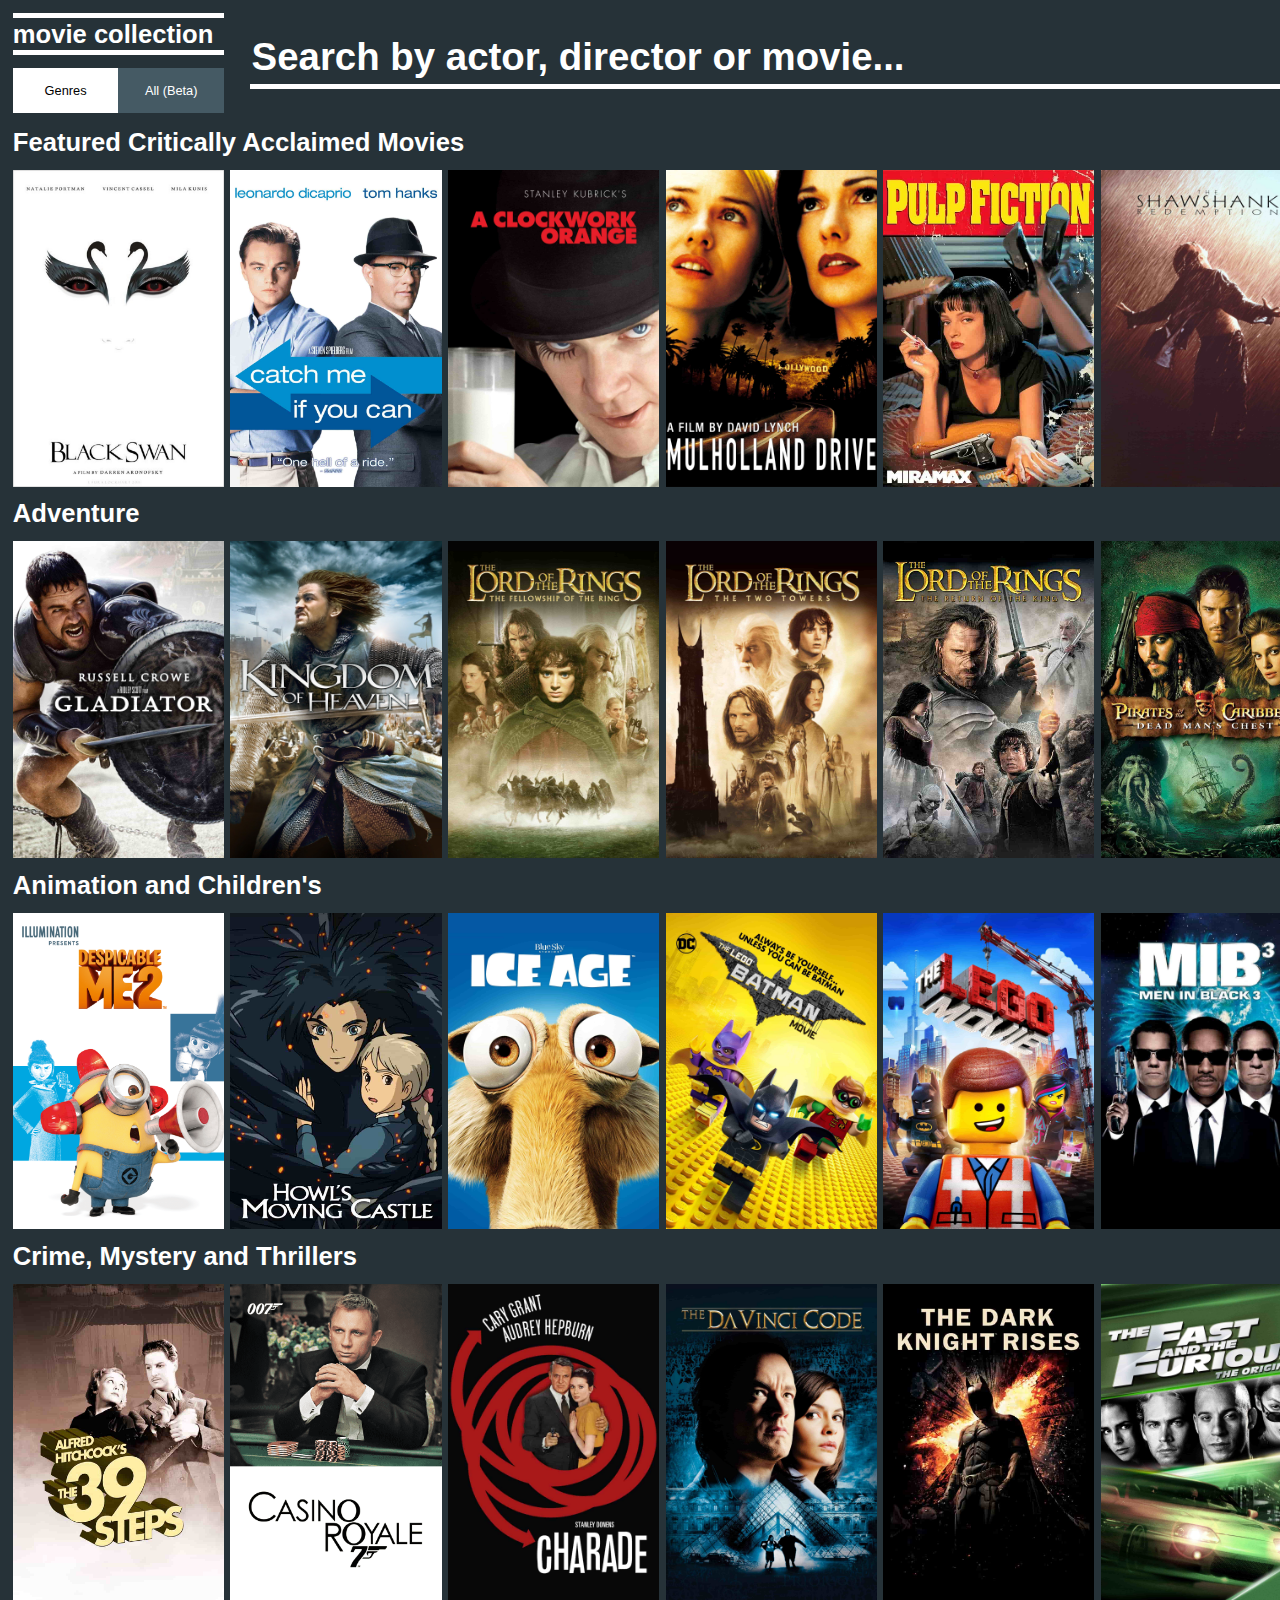
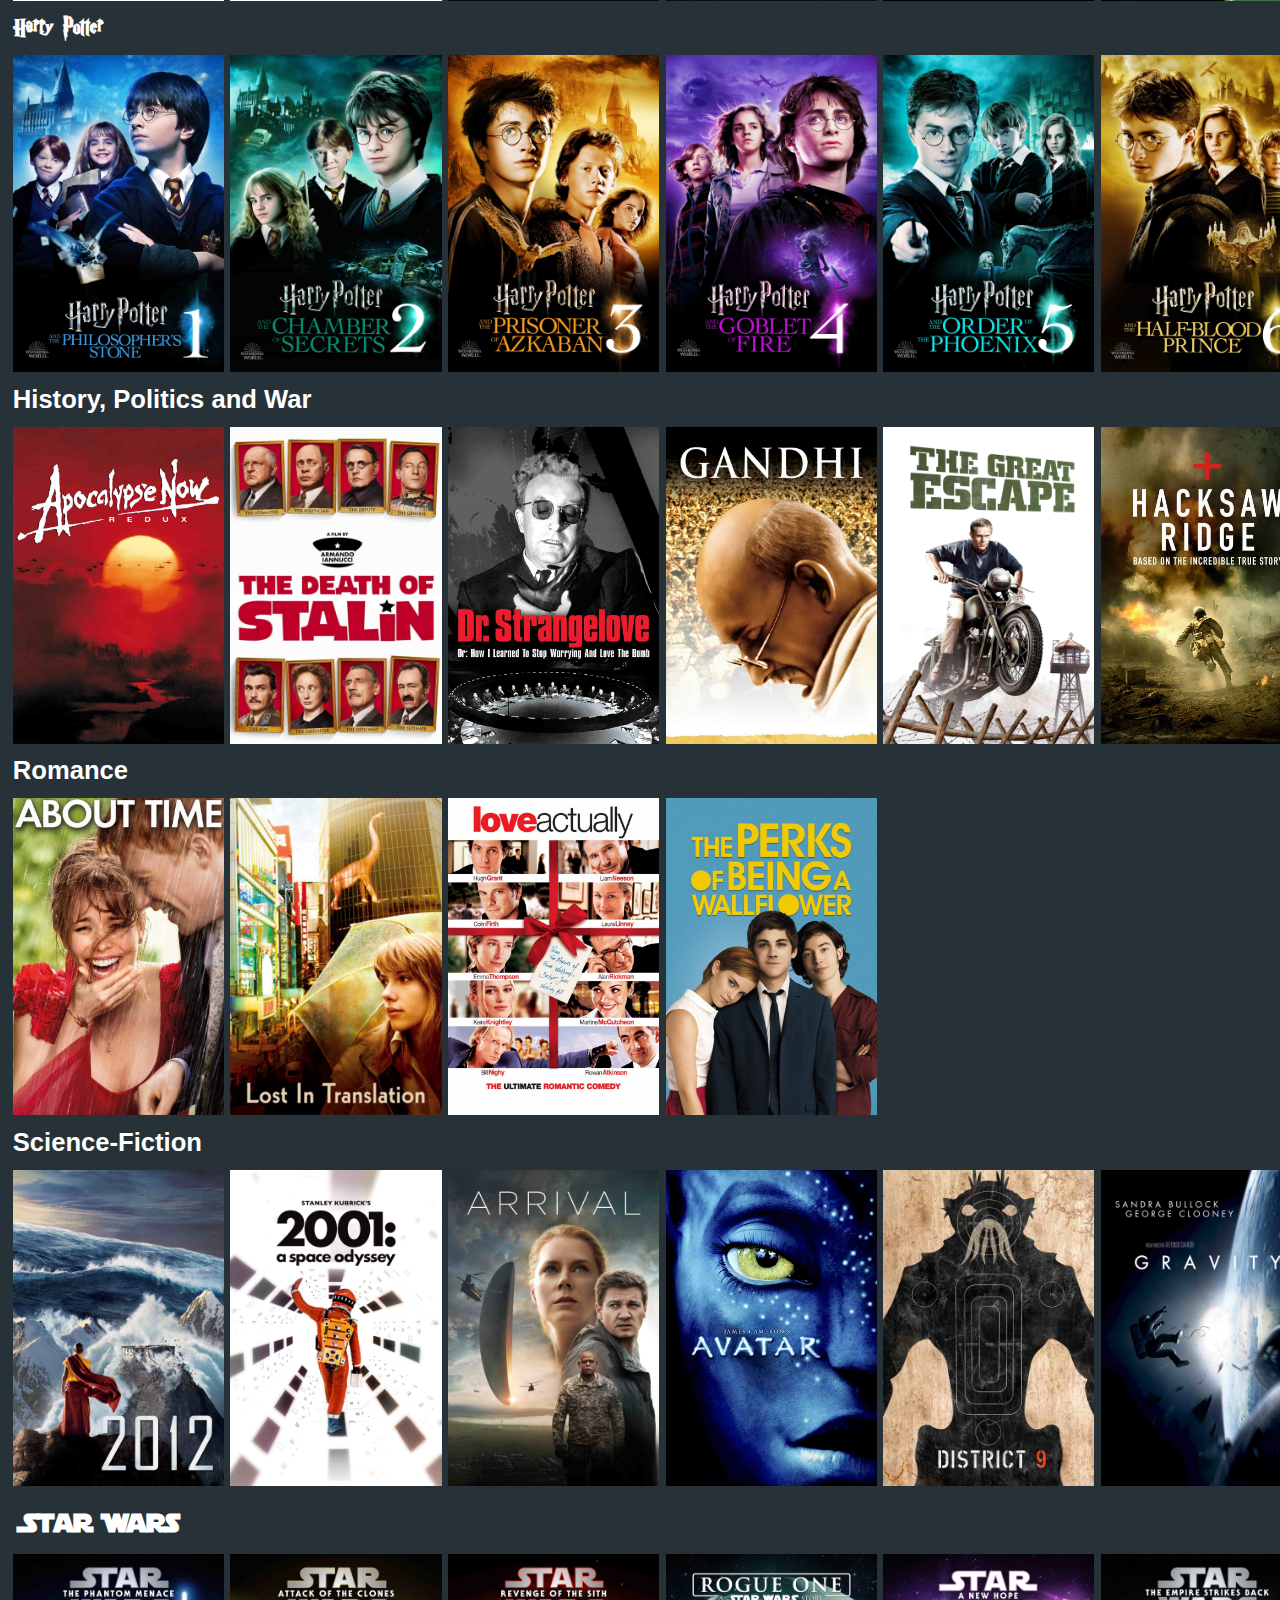
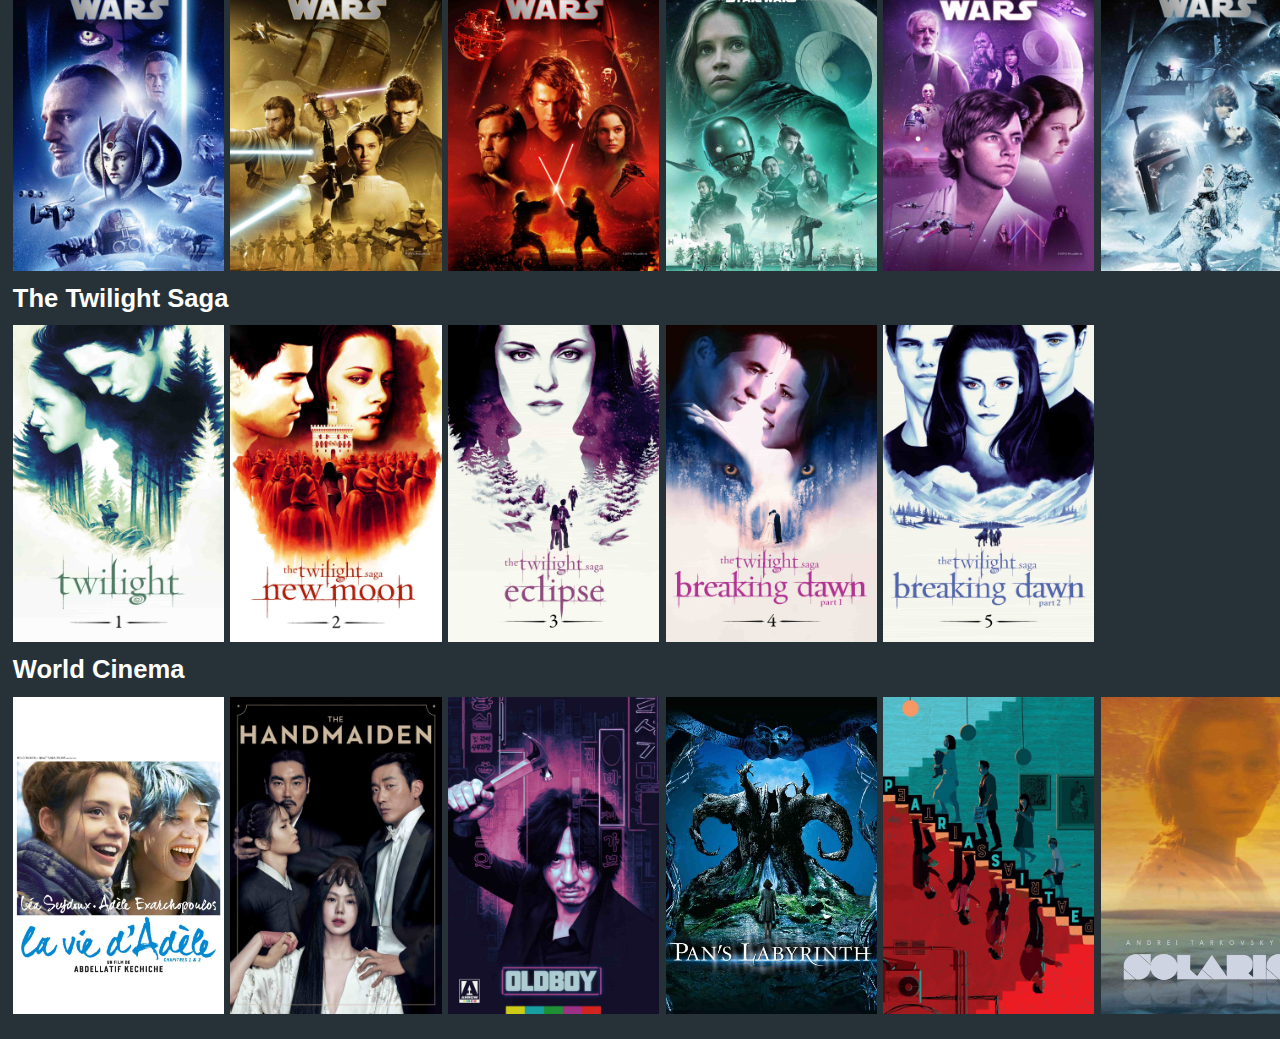
<file: index.html>
<!DOCTYPE html>
<html>
<head>
    <title>Movie Collection</title>
    <link rel="stylesheet" type="text/css" href="movies.css" />
    <link rel="mask-icon" href="safari.svg" color="black">
    <script src="movies.js"></script>
    <meta charset="utf-8">
    <meta name="theme-color" content="#000000">
    <meta name="viewport" content="width=device-width, initial-scale=1, minimum-scale=1, maximum-scale=1, user-scalable=no">
</head> 
    
<body>
<script></script>

    <div id="top-bar">
        <div class="top-title-box">        
            <p class="top-title">movie collection</p>
            <div id="button-box">
                <button class="buttons" id="view-genres" onclick="refresh()">Genres</button><button class="buttons" id="view-all" onclick="sortList()">All (Beta)</button>
            </div>
        </div>
        <div id="top-search-box">
            <input type="text" id="search1" onkeyup="search1()"  placeholder="Search by actor, director or movie..." title="Type in a movie">
        </div>
        
    </div>
    
    <div id="block"></div>
    
    <p id="search-results">Search Results</p>
    
   
          
<div id="content">

    <p class="content-title">Featured Critically Acclaimed Movies</p>
    
    <div class="content-row">
        
        <div class="movie-box">
            <img src="posters/black-swan.jpg" class="movie-poster">
            <a href="https://www.youtube.com/watch?v=tQiCpIxux8I">
                <div class="movie-information">
                    <div class="movie-details">
                        <p class="movie-title">Black Swan</p>
                        <p class="movie-detail">Darren Aronofsky</p>
                        <p class="movie-detail">2011</p>
                        <p class="movie-detail">Psychological Thriller</p>
                        <p class="movie-detail">1 hour 48 minutes</p> 
                        <p class="movie-detail-hidden">Natalie Portman, Mila Kunis, Vincent Cassel, Winona Ryder</p>
                    </div>
                    <img src="icons/youtube.png" class="movie-icon movie-icon-left">
                    <img src="ratings/15.png" class="movie-icon movie-icon-right"> 
                </div>
             </a>
        </div>
        <div class="movie-box">
            <img src="posters/catchme.jpg" class="movie-poster">
            <a href="https://www.youtube.com/embed/p1Fbf358i7I">
                <div class="movie-information">
                    <div class="movie-details">
                        <p class="movie-title">Catch Me If You Can</p>
                        <p class="movie-detail">Steven Spielberg</p>
                        <p class="movie-detail">2002</p>
                        <p class="movie-detail">Biographical/Crime</p>
                        <p class="movie-detail">2 hours 21 minutes</p> 
                        <p class="movie-detail-hidden">Leonardo DiCaprio, Tom Hanks, Christopher Walken, Martin Sheen</p>
                    </div>
                    <img src="icons/youtube.png" class="movie-icon movie-icon-left">
                    <img src="ratings/12.png" class="movie-icon movie-icon-right"> 
                </div>
             </a>
        </div>
        <div class="movie-box">
            <img src="posters/clockwork.jpg" class="movie-poster">
            <a href="https://www.amazon.co.uk/gp/video/detail/B00FFIID88/ref=atv_yv_hom_c_unkc_1_1">
                <div class="movie-information">
                    <div class="movie-details">
                        <p class="movie-title">A Clockwork Orange</p>
                        <p class="movie-detail">Stanley Kubrick</p>
                        <p class="movie-detail">1971</p>
                        <p class="movie-detail">Dystopian</p>
                        <p class="movie-detail">2 hours 11 minutes</p> 
                        <p class="movie-detail-hidden">Malcolm McDowell, Patrick Magee, Michael Bates, Philip Stone</p>
                    </div>
                    <img src="icons/prime.png" class="movie-icon movie-icon-left">
                    <img src="ratings/18.png" class="movie-icon movie-icon-right"> 
                </div>
             </a>
        </div>
        <div class="movie-box">
            <img src="posters/mulholland.jpg" class="movie-poster">
            <a>
                <div class="movie-information">
                    <div class="movie-details">
                        <p class="movie-title">Mulholland Drive</p>
                        <p class="movie-detail">David Lynch</p>
                        <p class="movie-detail">2001</p>
                        <p class="movie-detail">Neo-Noir/Psychological Thriller</p>
                        <p class="movie-detail">2 hours 27 minutes</p> 
                        <p class="movie-detail-hidden">Naomi Watts, Laura Harring, Justin Theroux</p>
                    </div>
                    <img src="icons/blu-ray.png" class="movie-icon movie-icon-left">
                    <img src="ratings/15.png" class="movie-icon movie-icon-right"> 
                </div>
             </a>
        </div>
        <div class="movie-box">
            <img src="posters/pulp.jpg" class="movie-poster">
            <a href="https://www.youtube.com/embed/l37CMUicZFM">
                <div class="movie-information">
                    <div class="movie-details">
                        <p class="movie-title">Pulp Fiction</p>
                        <p class="movie-detail">Quentin Tarantino</p>
                        <p class="movie-detail">1994</p>
                        <p class="movie-detail">Crime</p>
                        <p class="movie-detail">2 hours 34 minutes</p> 
                        <p class="movie-detail-hidden">John Travolta, Uma Thurman, Samuel L. Jackson, Bruce Willis</p>
                    </div>
                    <img src="icons/youtube.png" class="movie-icon movie-icon-left">
                    <img src="ratings/18.png" class="movie-icon movie-icon-right"> 
                </div>
             </a>
        </div>
        <div class="movie-box">
            <img src="posters/shawshank.jpg" class="movie-poster">
            <a>
                <div class="movie-information">
                    <div class="movie-details">
                        <p class="movie-title">The Shawshank Redemption</p>
                        <p class="movie-detail">Frank Darabont</p>
                        <p class="movie-detail">1994</p>
                        <p class="movie-detail">Crime/Drama</p>
                        <p class="movie-detail">2 hours 16 minutes</p> 
                        <p class="movie-detail-hidden">Tim Robbins, Morgan Freeman</p>
                    </div>
                    <img src="icons/dvd.png" class="movie-icon movie-icon-left">
                    <img src="ratings/15.png" class="movie-icon movie-icon-right"> 
                </div>
             </a>
        </div>
        <div class="movie-box">
            <img src="posters/shining.jpg" class="movie-poster">
            <a href="https://www.amazon.co.uk/Shining-Jack-Nicholson/dp/B00HQFFNRW/ref=sr_1_1?crid=3IBY48U5XYM5M&keywords=the+shining&qid=1564929673&s=instant-video&sprefix=the+shi%2Cinstant-video%2C151&sr=1-1">
                <div class="movie-information">
                    <div class="movie-details">
                        <p class="movie-title">The Shining</p>
                        <p class="movie-detail">Stanley Kubrick</p>
                        <p class="movie-detail">1980</p>
                        <p class="movie-detail">Horror</p>
                        <p class="movie-detail">1 hour 59 minutes</p> 
                        <p class="movie-detail-hidden">Jack Nicholson, Shelley Duvall, Danny Lloyd</p>
                    </div>
                    <img src="icons/prime.png" class="movie-icon movie-icon-left">
                    <img src="ratings/15.png" class="movie-icon movie-icon-right"> 
                </div>
             </a>
        </div>
        <div class="movie-box">
            <img src="posters/blood.jpg" class="movie-poster">
            <a href="https://www.youtube.com/embed/XcdvukPJcW8">
                <div class="movie-information">
                    <div class="movie-details">
                        <p class="movie-title">There Will Be Blood</p>
                        <p class="movie-detail">Paul Thomas Anderson</p>
                        <p class="movie-detail">2007</p>
                        <p class="movie-detail">Drama/Epic</p>
                        <p class="movie-detail">2 hours 38 minutes</p> 
                        <p class="movie-detail-hidden">Daniel Day-Lewis, Paul Dano, Dillon Freasier</p>
                    </div>
                    <img src="icons/youtube.png" class="movie-icon movie-icon-left">
                    <img src="ratings/15.png" class="movie-icon movie-icon-right"> 
                </div>
             </a>
        </div>
        <div class="movie-box">
            <img src="posters/threads.jpg" class="movie-poster">
            <a>
                <div class="movie-information">
                    <div class="movie-details">
                        <p class="movie-title">Threads</p>
                        <p class="movie-detail">Mick Jackson</p>
                        <p class="movie-detail">1984</p>
                        <p class="movie-detail">Apocalyptic/War</p>
                        <p class="movie-detail">1 hour 52 minutes</p> 
                        <p class="movie-detail-hidden">Karen Meaher, Rita May, Harry Beety Reece Dinsdale</p>
                    </div>
                    <img src="icons/hard-drive.png" class="movie-icon movie-icon-left">
                    <img src="ratings/15.png" class="movie-icon movie-icon-right"> 
                </div>
             </a>
        </div>
        <div class="movie-box">
            <img src="posters/zulu.jpg" class="movie-poster">
            <a href="https://1drv.ms/v/s!AguK73hSjArpjapazeP9pHQRBlrNJQ?e=aNs4Rh">
                <div class="movie-information">
                    <div class="movie-details">
                        <p class="movie-title">Zulu</p>
                        <p class="movie-detail">Cy Endfield</p>
                        <p class="movie-detail">1964</p>
                        <p class="movie-detail">War</p>
                        <p class="movie-detail">2 hours 18 minutes</p> 
                        <p class="movie-detail-hidden">Stanley Baker, Jack Hawkins, Jack Hawkins, James Booth, Michael Caine</p>
                    </div>
                    <img src="icons/hard-drive.png" class="movie-icon movie-icon-left">
                    <img src="ratings/pg.png" class="movie-icon movie-icon-right"> 
                </div>
             </a>
        </div>
    </div>

    <p class="content-title">Adventure</p>
    
    <div class="content-row">
        <div class="movie-box">
            <img src="posters/gladiator.jpg" class="movie-poster">
            <a>
                <div class="movie-information">
                    <div class="movie-details">
                        <p class="movie-title">Gladiator</p>
                        <p class="movie-detail">Ridley Scott</p>
                        <p class="movie-detail">2001</p>
                        <p class="movie-detail">Action/Adventure</p>
                        <p class="movie-detail">2 hours 50 minutes</p> 
                        <p class="movie-detail-hidden">Russel Crowe, Joaquin Phoenix, Derek Jacobi</p>
                        <p class="movie-detail">Extended Edition</p>
                    </div>
                    <img src="icons/blu-ray.png" class="movie-icon movie-icon-left">
                    <img src="ratings/15.png" class="movie-icon movie-icon-right"> 
                </div>
             </a>
        </div>
        <div class="movie-box">
            <img src="posters/kingdom.jpeg" class="movie-poster">
            <a href="https://1drv.ms/v/s!AguK73hSjArpjawNCB5PLQtp9hGhWA?e=oO9tX3">
                <div class="movie-information">
                    <div class="movie-details">
                        <p class="movie-title">Kingdom of Heaven</p>
                        <p class="movie-detail">Ridley Scott</p>
                        <p class="movie-detail">2005</p>
                        <p class="movie-detail">Adventure/Historical Epic</p>
                        <p class="movie-detail">3 hours 10 minutes</p> 
                        <p class="movie-detail-hidden">Orlando Bloom, Eva Green, Jeremy Irons, David Thewlis, Brendan Gleeson, Marton Csokas, Liam Neeson</p>
                        <p class="movie-detail">Director's Cut</p>
                    </div>
                    <img src="icons/hard-drive.png" class="movie-icon movie-icon-left">
                    <img src="ratings/15.png" class="movie-icon movie-icon-right"> 
                </div>
             </a>
        </div>
        <div class="movie-box">
            <img src="posters/fellowship.jpg" class="movie-poster">
            <a>
                <div class="movie-information">
                    <div class="movie-details">
                        <p class="movie-title">The Lord of the Rings: The Fellowship of the Ring</p>
                        <p class="movie-detail">Peter Jackson</p>
                        <p class="movie-detail">2001</p>
                        <p class="movie-detail">Adventure/Fantasy</p>
                        <p class="movie-detail">3 hours 20 minutes</p> 
                        <p class="movie-detail-hidden">Elijah Wood, Sean Astin, Orlando Bloom, Viggo Mortensen, Ian McKellen, Cate Blanchett, Hugo Weaving, Andy Serkis, Christopher Lee</p>
                        <p class="movie-detail">Extended Edition</p> 
                    </div>
                    <img src="icons/dvd.png" class="movie-icon movie-icon-left">
                    <img src="ratings/pg.png" class="movie-icon movie-icon-right"> 
                </div>
             </a>
        </div>
        <div class="movie-box">
            <img src="posters/twotowers.jpg" class="movie-poster">
            <a>
                <div class="movie-information">
                    <div class="movie-details">
                        <p class="movie-title">The Lord of the Rings: The Two Towers</p>
                        <p class="movie-detail">Peter Jackson</p>
                        <p class="movie-detail">2002</p>
                        <p class="movie-detail">Adventure/Fantasy</p>
                        <p class="movie-detail">3 hours 34 minutes</p> 
                        <p class="movie-detail-hidden">Elijah Wood, Sean Astin, Orlando Bloom, Viggo Mortensen, Ian McKellen, Cate Blanchett, Hugo Weaving, Andy Serkis, Christopher Lee</p>
                        <p class="movie-detail">Extended Edition</p> 
                    </div>
                    <img src="icons/dvd.png" class="movie-icon movie-icon-left">
                    <img src="ratings/12.png" class="movie-icon movie-icon-right"> 
                </div>
             </a>
        </div>
        <div class="movie-box">
            <img src="posters/returnking.jpg" class="movie-poster">
            <a>
                <div class="movie-information">
                    <div class="movie-details">
                        <p class="movie-title">The Lord of the Rings: The Return of the King</p>
                        <p class="movie-detail">Peter Jackson</p>
                        <p class="movie-detail">2003</p>
                        <p class="movie-detail">Adventure/Fantasy</p>
                        <p class="movie-detail">4 hours 0 minutes</p> 
                        <p class="movie-detail-hidden">Elijah Wood, Sean Astin, Orlando Bloom, Viggo Mortensen, Ian McKellen, Cate Blanchett, Hugo Weaving, Andy Serkis, Christopher Lee</p>
                        <p class="movie-detail">Extended Edition</p> 
                    </div>
                    <img src="icons/dvd.png" class="movie-icon movie-icon-left">
                    <img src="ratings/12.png" class="movie-icon movie-icon-right"> 
                </div>
             </a>
        </div>
        <div class="movie-box">
            <img src="posters/chest.jpg" class="movie-poster">
            <a>
                <div class="movie-information">
                    <div class="movie-details">
                        <p class="movie-title">Pirates of the Caribbean: Dead Man's Chest</p>
                        <p class="movie-detail">Gore Verbinski</p>
                        <p class="movie-detail">2006</p>
                        <p class="movie-detail">Adventure/Swashbuckler</p>
                        <p class="movie-detail">2 hours 25 minutes</p> 
                        <p class="movie-detail-hidden">Johnny Depp, Keira Knightley, Orlando Bloom, Bill Nighy</p>
                    </div>
                    <img src="icons/dvd.png" class="movie-icon movie-icon-left">
                    <img src="ratings/12.png" class="movie-icon movie-icon-right"> 
                </div>
             </a>
        </div>
        <div class="movie-box">
            <img src="posters/worlds.jpg" class="movie-poster">
            <a>
                <div class="movie-information">
                    <div class="movie-details">
                        <p class="movie-title">Pirates of the Caribbean: At World's End</p>
                        <p class="movie-detail">Gore Verbinski</p>
                        <p class="movie-detail">2007</p>
                        <p class="movie-detail">Adventure/Swashbuckler</p>
                        <p class="movie-detail">2 hours 41 minutes</p> 
                        <p class="movie-detail-hidden">Johnny Depp, Keira Knightley, Orlando Bloom, Geoffrey Rush</p>
                    </div>
                    <img src="icons/dvd.png" class="movie-icon movie-icon-left">
                    <img src="ratings/12.png" class="movie-icon movie-icon-right"> 
                </div>
             </a>
        </div>
        <div class="movie-box">
            <img src="posters/treasure.jpg" class="movie-poster">
            <a>
                <div class="movie-information">
                    <div class="movie-details">
                        <p class="movie-title">Treasure Island</p>
                        <p class="movie-detail">Steve Barron</p>
                        <p class="movie-detail">2012</p>
                        <p class="movie-detail">Adventure/Swashbuckler</p>
                        <p class="movie-detail">2 hours 58 minutes</p> 
                        <p class="movie-detail-hidden">Eddie Izzard, Elijah Wood, Donald Sutherland, Philip Glenister, Rupert Penry-Jones</p>
                    </div>
                    <img src="icons/dvd.png" class="movie-icon movie-icon-left">
                    <img src="ratings/12.png" class="movie-icon movie-icon-right"> 
                </div>
             </a>
        </div>
    </div>
    
    <p class="content-title">Animation and Children's</p>
    
    <div class="content-row">
        <div class="movie-box">
            <img src="posters/despicable2.png" class="movie-poster">
            <a>
                <div class="movie-information">
                    <div class="movie-details">
                        <p class="movie-title">Despicable Me 2</p>
                        <p class="movie-detail">Pierre Coffin, Chris Renaud</p>
                        <p class="movie-detail">2013</p>
                        <p class="movie-detail">Comedy</p>
                        <p class="movie-detail">1 hour 38 minutes</p> 
                        <p class="movie-detail-hidden">Steve Carell, Kristen Wiig</p>
                    </div>
                    <img src="icons/dvd.png" class="movie-icon movie-icon-left">
                    <img src="ratings/u.png" class="movie-icon movie-icon-right"> 
                </div>
             </a>
        </div>
        <div class="movie-box">
            <img src="posters/howls.jpg" class="movie-poster">
            <a>
                <div class="movie-information">
                    <div class="movie-details">
                        <p class="movie-title">Howl's Moving Castle</p>
                        <p class="movie-detail">Hayao Miyazaki</p>
                        <p class="movie-detail">2004</p>
                        <p class="movie-detail">Anime/Fantasy</p>
                        <p class="movie-detail">1 hour 59 minutes</p> 
                        <p class="movie-detail-hidden">Jean Simmons, Emily Mortimer, Christian Bale, Lauren Bacall</p>
                    </div>
                    <img src="icons/blu-ray.png" class="movie-icon movie-icon-left">
                    <img src="ratings/u.png" class="movie-icon movie-icon-right"> 
                </div>
             </a>
        </div>
        <div class="movie-box">
            <img src="posters/ice.jpg" class="movie-poster">
            <a>
                <div class="movie-information">
                    <div class="movie-details">
                        <p class="movie-title">Ice Age</p>
                        <p class="movie-detail">Chris Wedge</p>
                        <p class="movie-detail">2002</p>
                        <p class="movie-detail">Adventure</p>
                        <p class="movie-detail">1 hour 17 minutes</p> 
                        <p class="movie-detail-hidden">Ray Romano, John Leguizamo, Denis Leary</p>
                    </div>
                    <img src="icons/dvd.png" class="movie-icon movie-icon-left">
                    <img src="ratings/u.png" class="movie-icon movie-icon-right"> 
                </div>
             </a>
        </div>
        <div class="movie-box">
            <img src="posters/legobatman.jpg" class="movie-poster">
            <a href="https://www.youtube.com/embed/OQN6Xb5EYQ0">
                <div class="movie-information">
                    <div class="movie-details">
                        <p class="movie-title">The Lego Batman Movie</p>
                        <p class="movie-detail">Chris McKay</p>
                        <p class="movie-detail">2017</p>
                        <p class="movie-detail">Superhero</p>
                        <p class="movie-detail">1 hour 44 minutes</p> 
                        <p class="movie-detail-hidden">Will Arnett, Michael Cera, Rosario Dawson, Zach Galifianakis</p>
                    </div>
                    <img src="icons/youtube.png" class="movie-icon movie-icon-left">
                    <img src="ratings/u.png" class="movie-icon movie-icon-right"> 
                </div>
             </a>
        </div>
        <div class="movie-box">
            <img src="posters/lego.jpg" class="movie-poster">
            <a href="https://rakuten.tv/uk/movies/the-lego-movie">
                <div class="movie-information">
                    <div class="movie-details">
                        <p class="movie-title">The Lego Movie</p>
                        <p class="movie-detail">Chris Miller, Phil Lord</p>
                        <p class="movie-detail">2014</p>
                        <p class="movie-detail">Adventure</p>
                        <p class="movie-detail">1 hour 41 minutes</p> 
                        <p class="movie-detail-hidden">Chris Pratt, Elizabeth Banks, Will Ferrell, Morgan Freeman, Liam Neeson</p>
                    </div>
                    <img src="icons/rakuten.png" class="movie-icon movie-icon-left">
                    <img src="ratings/u.png" class="movie-icon movie-icon-right"> 
                </div>
             </a>
        </div>
        <div class="movie-box">
            <img src="posters/mibthree.jpg" class="movie-poster">
            <a>
                <div class="movie-information">
                    <div class="movie-details">
                        <p class="movie-title">Men in Black 3</p>
                        <p class="movie-detail">Barry Sonnenfeld</p>
                        <p class="movie-detail">2012</p>
                        <p class="movie-detail">Action/Science-Fiction</p>
                        <p class="movie-detail">1 hour 41 minutes</p> 
                        <p class="movie-detail-hidden">Will Smith, Tommy Lee Jones, Josh Brolin, Emma Thompson</p>
                    </div>
                    <img src="icons/dvd.png" class="movie-icon movie-icon-left">
                    <img src="ratings/pg.png" class="movie-icon movie-icon-right"> 
                </div>
             </a>
        </div>
        <div class="movie-box">
            <img src="posters/totoro.jpg" class="movie-poster">
            <a>
                <div class="movie-information">
                    <div class="movie-details">
                        <p class="movie-title">My Neighbour Totoro</p>
                        <p class="movie-detail">Hayao Miyazaki</p>
                        <p class="movie-detail">1988</p>
                        <p class="movie-detail">Anime/Fantasy</p>
                        <p class="movie-detail">1 hour 26 minutes</p> 
                        <p class="movie-detail-hidden">Dakota Fanning, Elle Fanning, Lea Salonga</p>
                    </div>
                    <img src="icons/blu-ray.png" class="movie-icon movie-icon-left">
                    <img src="ratings/u.png" class="movie-icon movie-icon-right"> 
                </div>
             </a>
        </div>
        <div class="movie-box">
            <img src="posters/narnia.jpg" class="movie-poster">
            <a>
                <div class="movie-information">
                    <div class="movie-details">
                        <p class="movie-title">The Chronicles of Narnia: The Lion, the Witch and the Wardrobe</p>
                        <p class="movie-detail">Andrew Adamson</p>
                        <p class="movie-detail">2005</p>
                        <p class="movie-detail">Fantasy</p>
                        <p class="movie-detail">2 hours 17 minutes</p> 
                        <p class="movie-detail-hidden">William Moseley, Tilda Swinton, Skandar Keynes, Anna Popplewell, Georgie Henley</p>
                    </div>
                    <img src="icons/dvd.png" class="movie-icon movie-icon-left">
                    <img src="ratings/pg.png" class="movie-icon movie-icon-right"> 
                </div>
             </a>
        </div>
        <div class="movie-box">
            <img src="posters/caspian.jpg" class="movie-poster">
            <a>
                <div class="movie-information">
                    <div class="movie-details">
                        <p class="movie-title">The Chronicles of Narnia: Prince Caspian</p>
                        <p class="movie-detail">Andrew Adamson</p>
                        <p class="movie-detail">2008</p>
                        <p class="movie-detail">Fantasy</p>
                        <p class="movie-detail">2 hours 24 minutes</p> 
                        <p class="movie-detail-hidden">William Moseley, Ben Barnes, Skandar Keynes, Anna Popplewell, Georgie Henley</p>
                    </div>
                    <img src="icons/dvd.png" class="movie-icon movie-icon-left">
                    <img src="ratings/pg.png" class="movie-icon movie-icon-right"> 
                </div>
             </a>
        </div>
        <div class="movie-box">
            <img src="posters/museum.jpg" class="movie-poster">
            <a href="https://www.youtube.com/embed/Zi6Cb75eH6Y">
                <div class="movie-information">
                    <div class="movie-details">
                        <p class="movie-title">Night at the Museum</p>
                        <p class="movie-detail">Shawn Levy</p>
                        <p class="movie-detail">2006</p>
                        <p class="movie-detail">Action/Fantasy</p>
                        <p class="movie-detail">1 hour 49 minutes</p> 
                        <p class="movie-detail-hidden">Ben Stiller, Robin Williams, Owen Wilson, Ricky Gervais, Rami Malek, Dick Van Dyke, Steve Coogan</p>
                    </div>
                    <img src="icons/youtube.png" class="movie-icon movie-icon-left">
                    <img src="ratings/pg.png" class="movie-icon movie-icon-right"> 
                </div>
             </a>
        </div>
        <div class="movie-box">
            <img src="posters/mononoke.jpg" class="movie-poster">
            <a>
                <div class="movie-information">
                    <div class="movie-details">
                        <p class="movie-title">Princess Mononoke</p>
                        <p class="movie-detail">Hayao Miyazaki</p>
                        <p class="movie-detail">1997</p>
                        <p class="movie-detail">Anime/Fantasy</p>
                        <p class="movie-detail">2 hours 14 minutes</p> 
                        <p class="movie-detail-hidden">Billy Crudup, Claire Danes, Minnie Driver</p>
                    </div>
                    <img src="icons/blu-ray.png" class="movie-icon movie-icon-left">
                    <img src="ratings/pg.png" class="movie-icon movie-icon-right"> 
                </div>
             </a>
        </div>
        <div class="movie-box">
            <img src="posters/spirited.jpg" class="movie-poster">
            <a>
                <div class="movie-information">
                    <div class="movie-details">
                        <p class="movie-title">Spirited Away</p>
                        <p class="movie-detail">Hayao Miyazaki</p>
                        <p class="movie-detail">2001</p>
                        <p class="movie-detail">Anime/Fantasy</p>
                        <p class="movie-detail">2 hours 4 minutes</p> 
                        <p class="movie-detail-hidden">Daveigh Chase, Jason Marsden, Suzanne Pleshette</p>
                    </div>
                    <img src="icons/blu-ray.png" class="movie-icon movie-icon-left">
                    <img src="ratings/pg.png" class="movie-icon movie-icon-right"> 
                </div>
             </a>
        </div>
    </div>
       
    <p class="content-title">Crime, Mystery and Thrillers</p>
    
    <div class="content-row">
        <div class="movie-box">
            <img src="posters/steps.jpg" class="movie-poster">
            <a href="https://1drv.ms/v/s!AguK73hSjArpjapbUhI-v4saLTE5-w?e=RDNw8p">
                <div class="movie-information">
                    <div class="movie-details">
                        <p class="movie-title">The 39 Steps</p>
                        <p class="movie-detail">Alfred Hitchcock</p>
                        <p class="movie-detail">1935</p>
                        <p class="movie-detail">Mystery/Thriller</p>
                        <p class="movie-detail">1 hour 27 minutes</p> 
                        <p class="movie-detail-hidden">Robert Donat, Madeleine Carroll, Wylie Watson</p>
                    </div>
                    <img src="icons/hard-drive.png" class="movie-icon movie-icon-left">
                    <img src="ratings/u.png" class="movie-icon movie-icon-right"> 
                </div>
             </a>
        </div>
        <div class="movie-box">
            <img src="posters/casino.png" class="movie-poster">
            <a>
                <div class="movie-information">
                    <div class="movie-details">
                        <p class="movie-title">Casino Royale</p>
                        <p class="movie-detail">Martin Campbell</p>
                        <p class="movie-detail">2006</p>
                        <p class="movie-detail">Spy/Thriller</p>
                        <p class="movie-detail">2 hours 18 minutes</p> 
                        <p class="movie-detail-hidden">Robert Donat, Madeleine Carroll, Wylie Watson</p>
                    </div>
                    <img src="icons/dvd.png" class="movie-icon movie-icon-left">
                    <img src="ratings/15.png" class="movie-icon movie-icon-right"> 
                </div>
             </a>
        </div>
        <div class="movie-box">
            <img src="posters/charade.jpg" class="movie-poster">
            <a href="https://1drv.ms/v/s!AguK73hSjArpjapXWmgKdABrteaOsw?e=0HqEhd">
                <div class="movie-information">
                    <div class="movie-details">
                        <p class="movie-title">Charade</p>
                        <p class="movie-detail">Stanley Donen</p>
                        <p class="movie-detail">1963</p>
                        <p class="movie-detail">Mystery/Thriller</p>
                        <p class="movie-detail">1 hour 53 minutes</p> 
                        <p class="movie-detail-hidden">Audrey Hepburn, Cary Grant, Walter Matthau, James Coburn, George Kennedy</p>
                    </div>
                    <img src="icons/hard-drive.png" class="movie-icon movie-icon-left">
                    <img src="ratings/pg.png" class="movie-icon movie-icon-right"> 
                </div>
             </a>
        </div>
        <div class="movie-box">
            <img src="posters/vinci.jpg" class="movie-poster">
            <a>
                <div class="movie-information">
                    <div class="movie-details">
                        <p class="movie-title">The Da Vinci Code</p>
                        <p class="movie-detail">Ron Howard</p>
                        <p class="movie-detail">2006</p>
                        <p class="movie-detail">Mystery/Thriller</p>
                        <p class="movie-detail">2 hours 22 minutes</p> 
                        <p class="movie-detail-hidden">Tom Hanks, Audrey Tautou, Paul Bettany, Ian McKellen</p>
                    </div>
                    <img src="icons/dvd.png" class="movie-icon movie-icon-left">
                    <img src="ratings/15.png" class="movie-icon movie-icon-right"> 
                </div>
             </a>
        </div>
        <div class="movie-box">
            <img src="posters/rises.jpg" class="movie-poster">
            <a>
                <div class="movie-information">
                    <div class="movie-details">
                        <p class="movie-title">The Dark Knight Rises</p>
                        <p class="movie-detail">Christopher Nolan</p>
                        <p class="movie-detail">2012</p>
                        <p class="movie-detail">Action/Superhero</p>
                        <p class="movie-detail">2 hours 40 minutes</p> 
                        <p class="movie-detail-hidden">Christian Bale, Tom Hardy, Anne Hathaway, Joseph Gordon-Levitt, Gary Oldman, Michael Caine, Morgan Freeman, Cillian Murphy</p>
                    </div>
                    <img src="icons/dvd.png" class="movie-icon movie-icon-left">
                    <img src="ratings/12.png" class="movie-icon movie-icon-right"> 
                </div>
             </a>
        </div>
        <div class="movie-box">
            <img src="posters/fast1.jpg" class="movie-poster">
            <a href="https://www.youtube.com/embed/MeSnSyYOHdE">
                <div class="movie-information">
                    <div class="movie-details">
                        <p class="movie-title">The Fast and the Furious</p>
                        <p class="movie-detail">Rob Cohen</p>
                        <p class="movie-detail">2001</p>
                        <p class="movie-detail">Action/Thriller</p>
                        <p class="movie-detail">1 hour 47 minutes</p> 
                        <p class="movie-detail-hidden">Paul Walker, Vin Diesel, Michelle Rodriguez, Jordana Brewster</p>
                    </div>
                    <img src="icons/youtube.png" class="movie-icon movie-icon-left">
                    <img src="ratings/15.png" class="movie-icon movie-icon-right"> 
                </div>
             </a>
        </div>
        <div class="movie-box">
            <img src="posters/budapest.jpg" class="movie-poster">
            <a href="https://www.youtube.com/embed/6NbVijUb7cA">
                <div class="movie-information">
                    <div class="movie-details">
                        <p class="movie-title">The Grand Budapest Hotel</p>
                        <p class="movie-detail">Wes Anderson</p>
                        <p class="movie-detail">2004</p>
                        <p class="movie-detail">Crime/Drama</p>
                        <p class="movie-detail">1 hour 40 minutes</p> 
                        <p class="movie-detail-hidden">Ralph Fiennes, Saoirse Ronan, Bill Murray, Edward Norton, Willem Dafoe, Tilda Swinton, Adrien Brody, Jeff Goldblum</p>
                    </div>
                    <img src="icons/youtube.png" class="movie-icon movie-icon-left">
                    <img src="ratings/15.png" class="movie-icon movie-icon-right"> 
                </div>
             </a>
        </div>
        <div class="movie-box">
            <img src="posters/nightcrawler.jpg" class="movie-poster">
            <a>
                <div class="movie-information">
                    <div class="movie-details">
                        <p class="movie-title">Nightcrawler</p>
                        <p class="movie-detail">Dan Gilroy</p>
                        <p class="movie-detail">2014</p>
                        <p class="movie-detail">Thriller</p>
                        <p class="movie-detail">1 hour 57 minutes</p> 
                        <p class="movie-detail-hidden">Jake Gyllenhaal, Rene Russo, Riz Ahmed</p>
                    </div>
                    <img src="icons/blu-ray.png" class="movie-icon movie-icon-left">
                    <img src="ratings/15.png" class="movie-icon movie-icon-right"> 
                </div>
             </a>
        </div>
        <div class="movie-box">
            <img src="posters/hollywood.jpg" class="movie-poster">
            <a href="https://www.youtube.com/embed/rwBkQnps-x8">
                <div class="movie-information">
                    <div class="movie-details">
                        <p class="movie-title">Once Upon a Time... in Hollywood</p>
                        <p class="movie-detail">Quentin Tarantino</p>
                        <p class="movie-detail">2019</p>
                        <p class="movie-detail">Crime/Drama</p>
                        <p class="movie-detail">2 hours 41 minutes</p> 
                        <p class="movie-detail-hidden">Al Pacino, Austin Butler, Brad Pitt, Bruce Dern, Dakota Fanning, Damian Lewis, Emile Hirsch, Julia Butters, Leonardo DiCaprio, Luke Perry, Margaret Qualley, Margot Robbie, Mike Moh, Timothy Olyphant</p>
                    </div>
                    <img src="icons/youtube.png" class="movie-icon movie-icon-left">
                    <img src="ratings/18.png" class="movie-icon movie-icon-right"> 
                </div>
             </a>
        </div>
        <div class="movie-box">
            <img src="posters/searching.jpg" class="movie-poster">
            <a>
                <div class="movie-information">
                    <div class="movie-details">
                        <p class="movie-title">Searching</p>
                        <p class="movie-detail">Aneesh Chaganty</p>
                        <p class="movie-detail">2018</p>
                        <p class="movie-detail">Mystery/Thriller</p>
                        <p class="movie-detail">1 hour 42 minutes</p> 
                        <p class="movie-detail-hidden">John Cho, Debra Messing, Sara Sohn</p>
                    </div>
                    <img src="icons/blu-ray.png" class="movie-icon movie-icon-left">
                    <img src="ratings/12.png" class="movie-icon movie-icon-right"> 
                </div>
             </a>
        </div>
        <div class="movie-box">
            <img src="posters/water.jpg" class="movie-poster">
            <a>
                <div class="movie-information">
                    <div class="movie-details">
                        <p class="movie-title">The Shape of Water</p>
                        <p class="movie-detail">Guillermo del Toro</p>
                        <p class="movie-detail">2016</p>
                        <p class="movie-detail">Dark Fantasy/Romance</p>
                        <p class="movie-detail">1 hour 58 minutes</p> 
                        <p class="movie-detail-hidden">Sally Hawkins, Octavia Spencer, Doug Jones, Michael Shannon</p>
                    </div>
                    <img src="icons/blu-ray.png" class="movie-icon movie-icon-left">
                    <img src="ratings/15.png" class="movie-icon movie-icon-right"> 
                </div>
             </a>
        </div>
        <div class="movie-box">
            <img src="posters/holmes.jpg" class="movie-poster">
            <a href="https://www.youtube.com/embed/Iw_TK5N4bu8">
                <div class="movie-information">
                    <div class="movie-details">
                        <p class="movie-title">Sherlock Holmes</p>
                        <p class="movie-detail">Guy Ritchie</p>
                        <p class="movie-detail">2009</p>
                        <p class="movie-detail">Action/Mystery/Period</p>
                        <p class="movie-detail">2 hours 8 minutes</p> 
                        <p class="movie-detail-hidden">Robert Downey, Jr., Jude Law, Rachel McAdams, Mark Strong, Kelly Reilly, Eddie Marsan</p>
                    </div>
                    <img src="icons/youtube.png" class="movie-icon movie-icon-left">
                    <img src="ratings/12.png" class="movie-icon movie-icon-right"> 
                </div>
             </a>
        </div>
        <div class="movie-box">
            <img src="posters/shutter.jpg" class="movie-poster">
            <a>
                <div class="movie-information">
                    <div class="movie-details">
                        <p class="movie-title">Shutter Island</p>
                        <p class="movie-detail">Martin Scorsese</p>
                        <p class="movie-detail">2010</p>
                        <p class="movie-detail">Neo-Noir/Psychological Thriller</p>
                        <p class="movie-detail">2 hours 18 minutes</p> 
                        <p class="movie-detail-hidden">Leonard Di Caprio, Ben Kingsley, Mark Ruffalo</p>
                    </div>
                    <img src="icons/blu-ray.png" class="movie-icon movie-icon-left">
                    <img src="ratings/15.png" class="movie-icon movie-icon-right"> 
                </div>
             </a>
        </div>
        <div class="movie-box">
            <img src="posters/spectre.jpg" class="movie-poster">
            <a>
                <div class="movie-information">
                    <div class="movie-details">
                        <p class="movie-title">Spectre</p>
                        <p class="movie-detail">Sam Mendes</p>
                        <p class="movie-detail">2015</p>
                        <p class="movie-detail">Spy/Thriller</p>
                        <p class="movie-detail">2 hours 22 minutes</p> 
                        <p class="movie-detail-hidden">Daniel Craig, Léa Seydoux, Christoph Waltz, Monica Bellucci, Naomie Harris, Ralph Fiennes, Ben Whishaw, Andrew Scott, Dave Bautista, Rory Kinnear</p>
                    </div>
                    <img src="icons/dvd.png" class="movie-icon movie-icon-left">
                    <img src="ratings/12.png" class="movie-icon movie-icon-right"> 
                </div>
             </a>
        </div>
    </div>

    <p class="content-title"><span style="font-family: harry-potter;">Harry Potter</span></p>
    
    <div class="content-row">
        <div class="movie-box">
            <img src="posters/hp1.jpg" class="movie-poster">
            <a>
                <div class="movie-information">
                    <div class="movie-details">
                        <p class="movie-title">Harry Potter and the Philosopher's Stone</p>
                        <p class="movie-detail">Chris Columbus</p>
                        <p class="movie-detail">2001</p>
                        <p class="movie-detail">Fantasy</p>
                        <p class="movie-detail">2 hours 27 minutes</p>  
                        <p class="movie-detail-hidden">Daniel Radcliffe, Emma Watson, Rupert Grint, Michael Gambon, Robbie Coltrane, Tom Felton, Oliver Phelps, James Phelps, Bonnie Wright, Warwick Davis, Maggie Smith, Robbie Coltrane, Joshua Herdman, Matthew Lewis, Jamie Waylett, Alan Rickman, Ian Hart, Sean Biggerstaff, Chris Rankin, Zoe Wanamaker, David Bradley</p>
                    </div>
                    <img src="icons/dvd.png" class="movie-icon movie-icon-left">
                    <img src="ratings/pg.png" class="movie-icon movie-icon-right"> 
                </div>
             </a>
        </div>
        <div class="movie-box">
            <img src="posters/hp2.jpg" class="movie-poster">
            <a>
                <div class="movie-information">
                    <div class="movie-details">
                        <p class="movie-title">Harry Potter and the Chamber of Secrets</p>
                        <p class="movie-detail">Chris Columbus</p>
                        <p class="movie-detail">2002</p>
                        <p class="movie-detail">Fantasy</p>
                        <p class="movie-detail">2 hours 34 minutes</p>  
                        <p class="movie-detail-hidden">Daniel Radcliffe, Emma Watson, Rupert Grint, Michael Gambon, Robbie Coltrane, Tom Felton, Oliver Phelps, James Phelps, Bonnie Wright, Warwick Davis, Maggie Smith, Robbie Coltrane, Joshua Herdman, Matthew Lewis, Jamie Waylett, Alan Rickman, Sean Biggerstaff, Chris Rankin, Jason Isaacs</p>
                    </div>
                    <img src="icons/dvd.png" class="movie-icon movie-icon-left">
                    <img src="ratings/pg.png" class="movie-icon movie-icon-right"> 
                </div>
             </a>
        </div>
        <div class="movie-box">
            <img src="posters/hp3.jpg" class="movie-poster">
            <a>
                <div class="movie-information">
                    <div class="movie-details">
                        <p class="movie-title">Harry Potter and the Prisoner of Azkaban</p>
                        <p class="movie-detail">Alfonso Cuaró
                        on</p>
                        <p class="movie-detail">2004</p>
                        <p class="movie-detail">Fantasy</p>
                        <p class="movie-detail">2 hours 16 minutes</p>  
                        <p class="movie-detail-hidden">Daniel Radcliffe, Emma Watson, Rupert Grint, Michael Gambon, Robbie Coltrane, Tom Felton, Oliver Phelps, James Phelps, Bonnie Wright, Warwick Davis, Maggie Smith, Robbie Coltrane, Joshua Herdman, Matthew Lewis, Jamie Waylett, Alan Rickman, David Bradley, Gary Oldman, Timothy Spall, David Thewlis</p>
                    </div>
                    <img src="icons/dvd.png" class="movie-icon movie-icon-left">
                    <img src="ratings/pg.png" class="movie-icon movie-icon-right"> 
                </div>
             </a>
        </div>
        <div class="movie-box">
            <img src="posters/hp4.jpg" class="movie-poster">
            <a>
                <div class="movie-information">
                    <div class="movie-details">
                        <p class="movie-title">Harry Potter and the Goblet of Fire</p>
                        <p class="movie-detail">Mike Newell</p>
                        <p class="movie-detail">2005</p>
                        <p class="movie-detail">Fantasy</p>
                        <p class="movie-detail">2 hours 31 minutes</p>  
                        <p class="movie-detail-hidden">Daniel Radcliffe, Emma Watson, Rupert Grint, Michael Gambon, Robbie Coltrane, Tom Felton, Oliver Phelps, James Phelps, Bonnie Wright, Warwick Davis, Maggie Smith, Alan Rickman, David Bradley, Jason Isaacs, Gary Oldman, Timothy Spall, Robert Pattinson, David Tennant, Roger Lloyd-Pack, Brendan Gleeson, Clemence Poesy, Stanislav Ianevski, Frances de la Tour, Miranda Richardson, Katie Leung</p>
                    </div>
                    <img src="icons/dvd.png" class="movie-icon movie-icon-left">
                    <img src="ratings/12.png" class="movie-icon movie-icon-right"> 
                </div>
             </a>
        </div>
        <div class="movie-box">
            <img src="posters/hp5.jpg" class="movie-poster">
            <a>
                <div class="movie-information">
                    <div class="movie-details">
                        <p class="movie-title">Harry Potter and the Order of the Phoenix</p>
                        <p class="movie-detail">David Yates</p>
                        <p class="movie-detail">2007</p>
                        <p class="movie-detail">Fantasy</p>
                        <p class="movie-detail">2 hours 12 minutes</p>  
                        <p class="movie-detail-hidden">Daniel Radcliffe, Emma Watson, Rupert Grint, Michael Gambon, Robbie Coltrane, Tom Felton, Oliver Phelps, James Phelps, Bonnie Wright, Warwick Davis, Maggie Smith, Robbie Coltrane, Joshua Herdman, Matthew Lewis, Jamie Waylett, Alan Rickman, Chris Rankin, David Bradley, Jason Isaacs, Gary Oldman, Timothy Spall, David Thewlis, Imelda Staunton, Helena Bonham Carter, Evanna Lynch, Natalia Tena, Brendan Gleeson, Katie Leung</p>
                    </div>
                    <img src="icons/dvd.png" class="movie-icon movie-icon-left">
                    <img src="ratings/12.png" class="movie-icon movie-icon-right"> 
                </div>
             </a>
        </div>
        <div class="movie-box">
            <img src="posters/hp6.jpg" class="movie-poster">
            <a>
                <div class="movie-information">
                    <div class="movie-details">
                        <p class="movie-title">Harry Potter and the Half-Blood Prince</p>
                        <p class="movie-detail">David Yates</p>
                        <p class="movie-detail">2009</p>
                        <p class="movie-detail">Fantasy</p>
                        <p class="movie-detail">2 hours 27 minutes</p>  
                        <p class="movie-detail-hidden">Daniel Radcliffe, Emma Watson, Rupert Grint, Michael Gambon, Robbie Coltrane, Tom Felton, Oliver Phelps, James Phelps, Bonnie Wright, Warwick Davis, Maggie Smith, Robbie Coltrane, Joshua Herdman, Matthew Lewis, Jamie Waylett, Alan Rickman, David Bradley, Jason Isaacs, Timothy Spall, David Thewlis, Helena Bonham Carter, Evanna Lynch, Natalia Tena, Katie Leung, Suzie Toase, Ralph Ineson, Dave Legeno, Anna Shaffer</p>
                    </div>
                    <img src="icons/dvd.png" class="movie-icon movie-icon-left">
                    <img src="ratings/12.png" class="movie-icon movie-icon-right"> 
                </div>
             </a>
        </div>
        <div class="movie-box">
            <img src="posters/hp7.jpg" class="movie-poster">
            <a>
                <div class="movie-information">
                    <div class="movie-details">
                        <p class="movie-title">Harry Potter and the Deathly Hallows – Part 1</p>
                        <p class="movie-detail">David Yates</p>
                        <p class="movie-detail">2010</p>
                        <p class="movie-detail">Fantasy</p>
                        <p class="movie-detail">2 hours 20 minutes</p>  
                        <p class="movie-detail-hidden">Daniel Radcliffe, Emma Watson, Rupert Grint, Michael Gambon, Robbie Coltrane, Tom Felton, Oliver Phelps, James Phelps, Bonnie Wright, Robbie Coltrane, Joshua Herdman, Matthew Lewis, Jamie Waylett, Alan Rickman, Jason Isaacs, Timothy Spall, David Thewlis, Imelda Staunton, Helena Bonham Carter, Evanna Lynch, Natalia Tena, Brendan Gleeson, Katie Leung, Suzie Toase, Ralph Ineson, Dave Legeno, Anna Shaffer</p>
                    </div>
                    <img src="icons/dvd.png" class="movie-icon movie-icon-left">
                    <img src="ratings/12.png" class="movie-icon movie-icon-right"> 
                </div>
             </a>
        </div>
        <div class="movie-box">
            <img src="posters/hp8.jpg" class="movie-poster">
            <a>
                <div class="movie-information">
                    <div class="movie-details">
                        <p class="movie-title">Harry Potter and the Deathly Hallows – Part 2</p>
                        <p class="movie-detail">David Yates</p>
                        <p class="movie-detail">2011</p>
                        <p class="movie-detail">Fantasy</p>
                        <p class="movie-detail">2 hours 10 minutes</p>  
                        <p class="movie-detail-hidden">Daniel Radcliffe, Emma Watson, Rupert Grint, Michael Gambon, Robbie Coltrane, Tom Felton, Oliver Phelps, James Phelps, Bonnie Wright, Warwick Davis, Maggie Smith, Robbie Coltrane, Joshua Herdman, Matthew Lewis, Jamie Waylett, Alan Rickman, Sean Biggerstaff, Chris Rankin, David Bradley, Jason Isaacs, Gary Oldman, Timothy Spall, David Thewlis, Helena Bonham Carter, Evanna Lynch, Natalia Tena, Katie Leung, Suzie Toase, Ralph Ineson, Dave Legeno, Anna Shaffer</p>
                    </div>
                    <img src="icons/blu-ray.png" class="movie-icon movie-icon-left">
                    <img src="ratings/12.png" class="movie-icon movie-icon-right"> 
                </div>
             </a>
        </div>
    </div>
    
    <p class="content-title">History, Politics and War</p>
    
    <div class="content-row">
        <div class="movie-box">
            <img src="posters/apocalypse.jpg" class="movie-poster">
            <a>
                <div class="movie-information">
                    <div class="movie-details">
                        <p class="movie-title">Apocalypse Now</p>
                        <p class="movie-detail">Francis Ford Coppola</p>
                        <p class="movie-detail">1979</p>
                        <p class="movie-detail">Historical Epic/War</p>
                        <p class="movie-detail">2 hours 33 minutes</p> 
                        <p class="movie-detail-hidden">Martin Sheen, Marlon Brando, Robert Duvall, Laurence Fishburne, Harrison Ford</p>
                        <p class="movie-detail">2001 Redux Version</p>
                    </div>
                    <img src="icons/dvd.png" class="movie-icon movie-icon-left">
                    <img src="ratings/15.png" class="movie-icon movie-icon-right"> 
                </div>
             </a>
        </div>
        <div class="movie-box">
            <img src="posters/stalin.jpg" class="movie-poster">
            <a>
                <div class="movie-information">
                    <div class="movie-details">
                        <p class="movie-title">The Death of Stalin</p>
                        <p class="movie-detail">Armando Iannucci</p>
                        <p class="movie-detail">2017</p>
                        <p class="movie-detail">Comedy/Drama</p>
                        <p class="movie-detail">1 hour 46 minutes</p> 
                        <p class="movie-detail-hidden">Steve Buscemi, Jeffrey Tambor, Jason Isaacs, Michael Palin, Simon Russell Beale</p>
                    </div>
                    <img src="icons/blu-ray.png" class="movie-icon movie-icon-left">
                    <img src="ratings/15.png" class="movie-icon movie-icon-right"> 
                </div>
             </a>
        </div>
        <div class="movie-box">
            <img src="posters/strangelove.jpg" class="movie-poster">
            <a>
                <div class="movie-information">
                    <div class="movie-details">
                        <p class="movie-title">Dr. Strangelove or: How I Learned to Stop Worrying and Love the Bomb</p>
                        <p class="movie-detail">Stanley Kubrick</p>
                        <p class="movie-detail">1964</p>
                        <p class="movie-detail">Comedy/Drama</p>
                        <p class="movie-detail">1 hour 35 minutes</p> 
                        <p class="movie-detail-hidden">Peter Sellers, George C. Scott</p>
                    </div>
                    <img src="icons/blu-ray.png" class="movie-icon movie-icon-left">
                    <img src="ratings/pg.png" class="movie-icon movie-icon-right"> 
                </div>
             </a>
        </div>
        <div class="movie-box">
            <img src="posters/gandhi.jpg" class="movie-poster">
            <a href="https://www.youtube.com/watch?v=hbn8HyJdZzM">
                <div class="movie-information">
                    <div class="movie-details">
                        <p class="movie-title">Gandhi</p>
                        <p class="movie-detail">Richard Attenborough</p>
                        <p class="movie-detail">1982</p>
                        <p class="movie-detail">Historical Epic/Politics</p>
                        <p class="movie-detail">3 hours 11 minutes</p> 
                        <p class="movie-detail-hidden">Ben Kingsley, Roshan Seth Daniel Day-Lewis, Candice Bergen, Rohini Hattangadi</p>
                    </div>
                    <img src="icons/youtube.png" class="movie-icon movie-icon-left">
                    <img src="ratings/pg.png" class="movie-icon movie-icon-right"> 
                </div>
             </a>
        </div>
        <div class="movie-box">
            <img src="posters/escape.jpg" class="movie-poster">
            <a href="https://1drv.ms/v/s!AguK73hSjArpjapZDLv0_9CxTeL3Tg?e=q1TrVI">
                <div class="movie-information">
                    <div class="movie-details">
                        <p class="movie-title">The Great Escape</p>
                        <p class="movie-detail">John Sturges</p>
                        <p class="movie-detail">1963</p>
                        <p class="movie-detail">Historical Epic/War</p>
                        <p class="movie-detail">2 hours 45 minutes</p> 
                        <p class="movie-detail-hidden">Steve McQueen, James Garner, Richard Attenborough, James Donald, Charles Bronson, Donald Pleasence, James Coburn, Hannes Messemer, David McCallum, 	Gordon Jackson, John Leyton, Angus Lennie, Nigel Stock, 	Robert Graf</p>
                    </div>
                    <img src="icons/hard-drive.png" class="movie-icon movie-icon-left">
                    <img src="ratings/pg.png" class="movie-icon movie-icon-right"> 
                </div>
             </a>
        </div>
        <div class="movie-box">
            <img src="posters/hacksaw.jpg" class="movie-poster">
             <a href="https://www.youtube.com/embed/RfeKIO2VBsI">
                <div class="movie-information">
                    <div class="movie-details">
                        <p class="movie-title">Hacksaw Ridge</p>
                        <p class="movie-detail">Mel Gibson</p>
                        <p class="movie-detail">2017</p>
                        <p class="movie-detail">War</p>
                        <p class="movie-detail">2 hours 19 minutes</p> 
                        <p class="movie-detail-hidden">Andrew Garfield, Sam Worthington, Luke Bracey, Teresa Palmer, Hugo Weaving, Rachel Griffiths, Vince Vaughn</p>
                    </div>
                    <img src="icons/youtube.png" class="movie-icon movie-icon-left">
                    <img src="ratings/15.png" class="movie-icon movie-icon-right"> 
                </div>
             </a>
        </div>
        <div class="movie-box">
            <img src="posters/red-october.jpg" class="movie-poster">
             <a href="https://www.youtube.com/watch?v=5DGgUjmJrtU">
                <div class="movie-information">
                    <div class="movie-details">
                        <p class="movie-title">The Hunt for Red October</p>
                        <p class="movie-detail">John McTiernan</p>
                        <p class="movie-detail">1990</p>
                        <p class="movie-detail">War</p>
                        <p class="movie-detail">2 hours 15 minutes</p> 
                        <p class="movie-detail-hidden">Sean Connery, Alec Baldwin, Sam Neill, Larry Feguson, Scott Glenn, James Earl Jones</p>
                    </div>
                    <img src="icons/youtube.png" class="movie-icon movie-icon-left">
                    <img src="ratings/pg.png" class="movie-icon movie-icon-right"> 
                </div>
             </a>
        </div>
        <div class="movie-box">
            <img src="posters/arabia.jpg" class="movie-poster">
            <a href="https://www.amazon.co.uk/Lawrence-Arabia-Restored-Version-OToole/dp/B00FZR8F3C/ref=sr_1_1?keywords=Lawrence+of+arabia&qid=1565636379&s=instant-video&sr=1-1">
                <div class="movie-information">
                    <div class="movie-details">
                        <p class="movie-title">Lawrence of Arabia</p>
                        <p class="movie-detail">David Lean</p>
                        <p class="movie-detail">1962</p>
                        <p class="movie-detail">Historical Epic</p>
                        <p class="movie-detail">3 hours 47 minutes</p> 
                        <p class="movie-detail-hidden">Peter O'Toole, Omar Sharif, Alec Guinness, Anthony Quinn</p>
                        <p class="movie-detail">Restored Version</p>
                    </div>
                    <img src="icons/prime.png" class="movie-icon movie-icon-left">
                    <img src="ratings/pg.png" class="movie-icon movie-icon-right"> 
                </div>
             </a>
        </div>
        <div class="movie-box">
            <img src="posters/pianist.jpg" class="movie-poster">
             <a href="https://www.youtube.com/embed/oBllNQ90atk">
                <div class="movie-information">
                    <div class="movie-details">
                        <p class="movie-title">The Pianist</p>
                        <p class="movie-detail">Roman Polanski</p>
                        <p class="movie-detail">2002</p>
                        <p class="movie-detail">Drama/Historical/War</p>
                        <p class="movie-detail">2 hours 29 minutes</p> 
                        <p class="movie-detail-hidden">Adrien Brody, Emilia Fox, Maureen Lipman</p>
                    </div>
                    <img src="icons/youtube.png" class="movie-icon movie-icon-left">
                    <img src="ratings/15.png" class="movie-icon movie-icon-right"> 
                </div>
             </a>
        </div>
        <div class="movie-box">
            <img src="posters/schindlers-list.jpg" class="movie-poster">
             <a href="https://www.youtube.com/watch?v=2zLMKerhayY">
                <div class="movie-information">
                    <div class="movie-details">
                        <p class="movie-title">Schindler's List</p>
                        <p class="movie-detail">Steven Spielberg</p>
                        <p class="movie-detail">1993</p>
                        <p class="movie-detail">Historical/War</p>
                        <p class="movie-detail">3 hours 15 minutes</p> 
                        <p class="movie-detail-hidden">Liam Neeson, Ralph Fiennes, Ben Kingsley, Embeth Davidtz</p>
                    </div>
                    <img src="icons/youtube.png" class="movie-icon movie-icon-left">
                    <img src="ratings/15.png" class="movie-icon movie-icon-right"> 
                </div>
             </a>
        </div>
    </div>

    <p class="content-title">Romance</p>

    <div class="content-row">
        <div class="movie-box">
            <img src="posters/about-time.jpg" class="movie-poster">
            <a href="https://www.youtube.com/watch?v=hgfSkOfbPBU">
                <div class="movie-information">
                    <div class="movie-details">
                        <p class="movie-title">About Time</p>
                        <p class="movie-detail">Richard Curtis</p>
                        <p class="movie-detail">2013</p>
                        <p class="movie-detail">Romance/Science-Fiction</p>
                        <p class="movie-detail">2 hours 3 minutes</p> 
                        <p class="movie-detail-hidden">Rachel McAdams, Domhall Gleeson, Bill Nighy, Margot Robbie, Lydia Wilson, Vanessa Kirby</p>
                    </div>
                    <img src="icons/youtube.png" class="movie-icon movie-icon-left">
                    <img src="ratings/12.png" class="movie-icon movie-icon-right"> 
                </div>
             </a>
        </div>
        <div class="movie-box">
            <img src="posters/translation.jpg" class="movie-poster">
            <a href="https://www.youtube.com/watch?v=ZrOR6PobEAA&t=2715s">
                <div class="movie-information">
                    <div class="movie-details">
                        <p class="movie-title">Lost in Translation</p>
                        <p class="movie-detail">Sofia Coppola</p>
                        <p class="movie-detail">2003</p>
                        <p class="movie-detail">Drama/Romance</p>
                        <p class="movie-detail">1 hour 41 minutes</p> 
                        <p class="movie-detail-hidden">Bill Murray, Scarlett Johansson, Giovanni Ribisi, Ann Faris</p>
                    </div>
                    <img src="icons/youtube.png" class="movie-icon movie-icon-left">
                    <img src="ratings/15.png" class="movie-icon movie-icon-right"> 
                </div>
             </a>
        </div>
        <div class="movie-box">
            <img src="posters/love-actually.jpg" class="movie-poster">
            <a href="https://www.youtube.com/watch?v=sYoXFJAqdU0">
                <div class="movie-information">
                    <div class="movie-details">
                        <p class="movie-title">Love Actually</p>
                        <p class="movie-detail">Richard Curtis</p>
                        <p class="movie-detail">2003</p>
                        <p class="movie-detail">Romance</p>
                        <p class="movie-detail">2 hours 14 minutes</p> 
                        <p class="movie-detail-hidden">Hugh Grant, Colin Firth, Emma Thompson, Liam Neeson, Keira Knightley, Thomas Brodie-Price, Bill Nighy, Alan Rickman, Andrew Lincoln, Martine McCutcheon, Martin Price, Joanna Page, Chietel Ejiofor, Rowan Atkinson, Laura Linney</p>
                    </div>
                    <img src="icons/youtube.png" class="movie-icon movie-icon-left">
                    <img src="ratings/15.png" class="movie-icon movie-icon-right"> 
                </div>
             </a>
        </div>
        <div class="movie-box">
            <img src="posters/perks.jpg" class="movie-poster">
            <a href="https://www.youtube.com/watch?v=rOWTNXuXKYs&t=189s">
                <div class="movie-information">
                    <div class="movie-details">
                        <p class="movie-title">The Perks of Being a Wallflower</p>
                        <p class="movie-detail">Stephen Chbosky</p>
                        <p class="movie-detail">2012</p>
                        <p class="movie-detail">Drama/Romance</p>
                        <p class="movie-detail">1 hour 42 minutes</p> 
                        <p class="movie-detail-hidden">Logan Lerman, Emma Watson, Ezra Miller</p>
                    </div>
                    <img src="icons/youtube.png" class="movie-icon movie-icon-left">
                    <img src="ratings/12.png" class="movie-icon movie-icon-right"> 
                </div>
             </a>
        </div>
    </div>
    
    <p class="content-title" id="test">Science-Fiction</p>
    
    <div class="content-row">
        <div class="movie-box">
            <img src="posters/2012.jpg" class="movie-poster">
            <a>
                <div class="movie-information">
                    <div class="movie-details">
                        <p class="movie-title">2012</p>
                        <p class="movie-detail">Roland Emmerich</p>
                        <p class="movie-detail">2009</p>
                        <p class="movie-detail">Drama/Science-Fiction</p>
                        <p class="movie-detail">2 hours 31 minutes</p> 
                        <p class="movie-detail-hidden">John Cusack, Morgan Lily, Amanda Peet, Chiwetel Ejiofor, Woody Harrelson</p>
                    </div>
                    <img src="icons/dvd.png" class="movie-icon movie-icon-left">
                    <img src="ratings/12.png" class="movie-icon movie-icon-right"> 
                </div>
             </a>
        </div>
        <div class="movie-box">
            <img src="posters/2001.jpg" class="movie-poster">
            <a href="https://1drv.ms/v/s!AguK73hSjArpjapY41tPJSIw1iPypg?e=dMWLCm">
                <div class="movie-information">
                    <div class="movie-details">
                        <p class="movie-title">2001: A Space Odyssey</p>
                        <p class="movie-detail">Stanley Kubrick</p>
                        <p class="movie-detail">1968</p>
                        <p class="movie-detail">Science-Fiction</p>
                        <p class="movie-detail">2 hours 29 minutes</p> 
                        <p class="movie-detail-hidden">Keir Dullea, Douglas Rain, Gary Lockwood</p>
                    </div>
                    <img src="icons/hard-drive.png" class="movie-icon movie-icon-left">
                    <img src="ratings/u.png" class="movie-icon movie-icon-right"> 
                </div>
             </a>
        </div>
        <div class="movie-box">
            <img src="posters/arrival.jpeg" class="movie-poster">
            <a>
                <div class="movie-information">
                    <div class="movie-details">
                        <p class="movie-title">Arrival</p>
                        <p class="movie-detail">Denis Villeneuve</p>
                        <p class="movie-detail">2016</p>
                        <p class="movie-detail">Drama/Science-Fiction</p>
                        <p class="movie-detail">1 hour 56 minutes</p> 
                        <p class="movie-detail-hidden">Amy Adams, Jeremy Renner, Forest Whitaker</p>
                    </div>
                    <img src="icons/blu-ray.png" class="movie-icon movie-icon-left">
                    <img src="ratings/12a.png" class="movie-icon movie-icon-right"> 
                </div>
             </a>
        </div>
        <div class="movie-box">
            <img src="posters/avatar.jpg" class="movie-poster">
            <a>
                <div class="movie-information">
                    <div class="movie-details">
                        <p class="movie-title">Avatar</p>
                        <p class="movie-detail">James Cameron</p>
                        <p class="movie-detail">2009</p>
                        <p class="movie-detail">Fantasy/Science-Fiction</p>
                        <p class="movie-detail">2 hours 50 minutes</p> 
                        <p class="movie-detail-hidden">Sam Worthington, Zoe Saldana, Sigourney Weaver</p>
                        <p class="movie-detail">Collector's Extended Cut</p> 
                    </div>
                    <img src="icons/blu-ray.png" class="movie-icon movie-icon-left">
                    <img src="ratings/12.png" class="movie-icon movie-icon-right"> 
                </div>
             </a>
        </div>
        <div class="movie-box">
            <img src="posters/district.jpg" class="movie-poster">
            <a>
                <div class="movie-information">
                    <div class="movie-details">
                        <p class="movie-title">District 9</p>
                        <p class="movie-detail">Neill Blomkamp</p>
                        <p class="movie-detail">2009</p>
                        <p class="movie-detail">Action/Science-Fiction</p>
                        <p class="movie-detail">1 hour 52 minutes</p> 
                        <p class="movie-detail-hidden">Sharlto Copley, Jason Cope, Louis Minnaar</p>
                    </div>
                    <img src="icons/blu-ray.png" class="movie-icon movie-icon-left">
                    <img src="ratings/15.png" class="movie-icon movie-icon-right"> 
                </div>
             </a>
        </div>
        <div class="movie-box">
            <img src="posters/gravity.jpg" class="movie-poster">
            <a href="https://www.youtube.com/embed/vqLInEywivE">
                <div class="movie-information">
                    <div class="movie-details">
                        <p class="movie-title">Gravity</p>
                        <p class="movie-detail">Alfonso Cuaron</p>
                        <p class="movie-detail">2013</p>
                        <p class="movie-detail">Science-Fiction</p>
                        <p class="movie-detail">1 hour 30 minutes</p> 
                        <p class="movie-detail-hidden">George Clooney, Sandra Bullock</p>
                    </div>
                    <img src="icons/youtube.png" class="movie-icon movie-icon-left">
                    <img src="ratings/12.png" class="movie-icon movie-icon-right"> 
                </div>
             </a>
        </div>
        <div class="movie-box">
            <img src="posters/interstellar.jpg" class="movie-poster">
            <a>
                <div class="movie-information">
                    <div class="movie-details">
                        <p class="movie-title">Interstellar</p>
                        <p class="movie-detail">Christopher Nolan</p>
                        <p class="movie-detail">2014</p>
                        <p class="movie-detail">Science-Fiction</p>
                        <p class="movie-detail">2 hours 49 minutes</p> 
                        <p class="movie-detail-hidden">Matthew McConaughey, Anne Hathaway, Jessica Chastain, Michael Caine, Mackenzie Foy, Matt Damon, Casey Affleck</p>
                    </div>
                    <img src="icons/blu-ray.png" class="movie-icon movie-icon-left">
                    <img src="ratings/12.png" class="movie-icon movie-icon-right"> 
                </div>
             </a>
        </div>
        <div class="movie-box">
            <img src="posters/maze.jpg" class="movie-poster">
            <a href="https://www.youtube.com/embed/XMV3xsQwx5o">
                <div class="movie-information">
                    <div class="movie-details">
                        <p class="movie-title">The Maze Runner</p>
                        <p class="movie-detail">Wes Ball</p>
                        <p class="movie-detail">2014</p>
                        <p class="movie-detail">Dystopian/Science-Fiction</p>
                        <p class="movie-detail">1 hour 53 minutes</p>   
                        <p class="movie-detail-hidden">Dylan O'Brien, Thomas Brodie-Sangster, Kaya Scodelario, Will Poulter</p>
                        <p class="movie-detail">Extended Edition</p>
                    </div>
                    <img src="icons/youtube.png" class="movie-icon movie-icon-left">
                    <img src="ratings/15.png" class="movie-icon movie-icon-right"> 
                </div>
             </a>
        </div>
        <div class="movie-box">
            <img src="posters/rememory.jpg" class="movie-poster">
            <a href="https://www.youtube.com/embed/rsV9kJRIluM">
                <div class="movie-information">
                    <div class="movie-details">
                        <p class="movie-title">Rememory</p>
                        <p class="movie-detail">Mark Palansky</p>
                        <p class="movie-detail">2017</p>
                        <p class="movie-detail">Mystery/Science-Fiction</p>
                        <p class="movie-detail">1 hour 52 minutes</p> 
                        <p class="movie-detail-hidden">Peter Dinklage, Julia Ormond, Martin Donovan</p>
                    </div>
                    <img src="icons/youtube.png" class="movie-icon movie-icon-left">
                    <img src="ratings/12.png" class="movie-icon movie-icon-right"> 
                </div>
             </a>
        </div>
        <div class="movie-box">
            <img src="posters/things.jpg" class="movie-poster">
            <a href="https://1drv.ms/v/s!AguK73hSjArpjawMyT2qcS2K-OV7NQ?e=6rxZE4">
                <div class="movie-information">
                    <div class="movie-details">
                        <p class="movie-title">Things to Come</p>
                        <p class="movie-detail">Stanley Donen</p>
                        <p class="movie-detail">1936</p>
                        <p class="movie-detail">Science-Fiction</p>
                        <p class="movie-detail">1 hour 36 minutes</p> 
                        <p class="movie-detail-hidden">Raymond Massey, Edward Chapman, 	Ralph Richardson, Margaretta Scott</p>
                    </div>
                    <img src="icons/hard-drive.png" class="movie-icon movie-icon-left">
                    <img src="ratings/pg.png" class="movie-icon movie-icon-right"> 
                </div>
             </a>
        </div>
    </div>

    <p class="content-title"><span style="font-family: star-wars; margin-left: 10px;"> Star Wars</span></p>
    
    <div class="content-row">
        <div class="movie-box">
            <img src="posters/sw1.jpg" class="movie-poster">
            <a href="https://www.amazon.co.uk/gp/video/detail/B00VIZDI78/ref=atv_yv_hom_c_unkc_1_9">
                <div class="movie-information">
                    <div class="movie-details">
                        <p class="movie-title">Star Wars: Episode I – The Phantom Menace</p>
                        <p class="movie-detail">George Lucas</p>
                        <p class="movie-detail">1999</p>
                        <p class="movie-detail">Space Opera</p>
                        <p class="movie-detail">2 hours 16 minutes</p> 
                        <p class="movie-detail-hidden">Jake Lloyd, Natalie Portman, Liam Neeson, Ewan McGregor, Ian McDiarmid, Samuel L. Jackson</p>
                    </div>
                    <img src="icons/prime.png" class="movie-icon movie-icon-left">
                    <img src="ratings/u.png" class="movie-icon movie-icon-right"> 
                </div>
             </a>
        </div>
        <div class="movie-box">
            <img src="posters/sw2.jpg" class="movie-poster">
            <a href="https://www.amazon.co.uk/gp/video/detail/B00VIYE1I4/ref=atv_yv_hom_c_unkc_1_12">
                <div class="movie-information">
                    <div class="movie-details">
                        <p class="movie-title">Star Wars: Episode II – Attack of the Clones</p>
                        <p class="movie-detail">George Lucas</p>
                        <p class="movie-detail">2002</p>
                        <p class="movie-detail">Space Opera</p>
                        <p class="movie-detail">2 hours 22 minutes</p> 
                        <p class="movie-detail-hidden">Hayden Christensen, Natalie Portman, Christopher Lee, Ewan McGregor, Ian McDiarmid, Samuel L. Jackson</p>
                    </div>
                    <img src="icons/prime.png" class="movie-icon movie-icon-left">
                    <img src="ratings/pg.png" class="movie-icon movie-icon-right"> 
                </div>
             </a>
        </div>
        <div class="movie-box">
            <img src="posters/sw3.jpg" class="movie-poster">
            <a href="https://www.amazon.co.uk/gp/video/detail/B00VIYEJ4A/ref=atv_yv_hom_c_unkc_1_3">
                <div class="movie-information">
                    <div class="movie-details">
                        <p class="movie-title">Star Wars: Episode III – Revenge of the Sith</p>
                        <p class="movie-detail">George Lucas</p>
                        <p class="movie-detail">2005</p>
                        <p class="movie-detail">Space Opera</p>
                        <p class="movie-detail">2 hours 19 minutes</p> 
                        <p class="movie-detail-hidden">Hayden Christensen, Natalie Portman, Ewan McGregor, Ian McDiarmid, Samuel L. Jackson</p>
                    </div>
                    <img src="icons/prime.png" class="movie-icon movie-icon-left">
                    <img src="ratings/12.png" class="movie-icon movie-icon-right"> 
                </div>
             </a>
        </div>
        <div class="movie-box">
            <img src="posters/rogue.jpg" class="movie-poster">
            <a href="https://www.youtube.com/embed/ACIQaOLoPPQ">
                <div class="movie-information">
                    <div class="movie-details">
                        <p class="movie-title">Rogue One: A Star Wars Story</p>
                        <p class="movie-detail">Gareth Edwards</p>
                        <p class="movie-detail">2016</p>
                        <p class="movie-detail">Space-Opera</p>
                        <p class="movie-detail">2 hours 13 minutes</p> 
                        <p class="movie-detail-hidden">Felicity Jones, Diego Luna, Riz Ahmed, Ben Mendelsohn, Mads Mikkelsen</p>
                    </div>
                    <img src="icons/youtube.png" class="movie-icon movie-icon-left">
                    <img src="ratings/12a.png" class="movie-icon movie-icon-right"> 
                </div>
             </a>
        </div>
        <div class="movie-box">
            <img src="posters/sw4.jpg" class="movie-poster">
            <a href="https://www.amazon.co.uk/gp/video/detail/B00VIZDW3S/ref=atv_yv_hom_c_unkc_1_1">
                <div class="movie-information">
                    <div class="movie-details">
                        <p class="movie-title">Star Wars: Episode IV - A New Hope</p>
                        <p class="movie-detail">George Lucas</p>
                        <p class="movie-detail">1977</p>
                        <p class="movie-detail">Space Opera</p>
                        <p class="movie-detail">2 hours 4 minutes</p> 
                        <p class="movie-detail-hidden">Mark Hamill, Carrie Fisher, Harrison Ford, Alec Guinness, Peter Cushing</p>
                    </div>
                    <img src="icons/prime.png" class="movie-icon movie-icon-left">
                    <img src="ratings/u.png" class="movie-icon movie-icon-right"> 
                </div>
             </a>
        </div>
        <div class="movie-box">
            <img src="posters/sw5.jpg" class="movie-poster">
            <a href="https://www.amazon.co.uk/gp/video/detail/B00VIZD9AY/ref=atv_yv_hom_c_unkc_1_7">
                <div class="movie-information">
                    <div class="movie-details">
                        <p class="movie-title">Star Wars: Episode V - The Empire Strikes Back</p>
                        <p class="movie-detail">Irvin Kershner</p>
                        <p class="movie-detail">1980</p>
                        <p class="movie-detail">Space Opera</p>
                        <p class="movie-detail">2 hours 7 minutes</p> 
                        <p class="movie-detail-hidden">Mark Hamill, Carrie Fisher, Harrison Ford, Alec Guinness, Billy Dee Williams</p>
                    </div>
                    <img src="icons/prime.png" class="movie-icon movie-icon-left">
                    <img src="ratings/u.png" class="movie-icon movie-icon-right"> 
                </div>
             </a>
        </div>
        <div class="movie-box">
            <img src="posters/sw6.jpg" class="movie-poster">
            <a href="https://www.amazon.co.uk/gp/video/detail/B00VIYEAGC/ref=atv_yv_hom_c_unkc_1_10">
                <div class="movie-information">
                    <div class="movie-details">
                        <p class="movie-title">Star Wars: Episode VI – Return of the Jedi</p>
                        <p class="movie-detail">Richard Marquand</p>
                        <p class="movie-detail">1983</p>
                        <p class="movie-detail">Space Opera</p>
                        <p class="movie-detail">2 hours 14 minutes</p> 
                        <p class="movie-detail-hidden">Mark Hamill, Carrie Fisher, Harrison Ford, Alec Guinness, Billy Dee Williams, James Earl Jones</p>
                    </div>
                    <img src="icons/prime.png" class="movie-icon movie-icon-left">
                    <img src="ratings/u.png" class="movie-icon movie-icon-right"> 
                </div>
             </a>
        </div>
    </div>
    
    <p class="content-title">The Twilight Saga</p>
    
    <div class="content-row">
        <div class="movie-box">
            <img src="posters/tw1.jpg" class="movie-poster">
            <a>
                <div class="movie-information">
                    <div class="movie-details">
                        <p class="movie-title">Twilight</p>
                        <p class="movie-detail">Catherine Hardwicke</p>
                        <p class="movie-detail">2008</p>
                        <p class="movie-detail">Fantasy/Romance</p>
                        <p class="movie-detail">1 hour 57 minutes</p> 
                        <p class="movie-detail-hidden">Kristen Stewart, Robert Pattinson, Taylor Lautner</p>
                    </div>
                    <img src="icons/dvd.png" class="movie-icon movie-icon-left">
                    <img src="ratings/12.png" class="movie-icon movie-icon-right"> 
                </div>
             </a>
        </div>
        <div class="movie-box">
            <img src="posters/tw2.jpg" class="movie-poster">
            <a>
                <div class="movie-information">
                    <div class="movie-details">
                        <p class="movie-title">The Twilight Saga: New Moon</p>
                        <p class="movie-detail">Chris Weitz</p>
                        <p class="movie-detail">2009</p>
                        <p class="movie-detail">Fantasy/Romance</p>
                        <p class="movie-detail">2 hours 7 minutes</p> 
                        <p class="movie-detail-hidden">Kristen Stewart, Robert Pattinson, Taylor Lautner</p>
                    </div>
                    <img src="icons/dvd.png" class="movie-icon movie-icon-left">
                    <img src="ratings/12.png" class="movie-icon movie-icon-right"> 
                </div>
             </a>
        </div>
        <div class="movie-box">
            <img src="posters/tw3.jpg" class="movie-poster">
            <a>
                <div class="movie-information">
                    <div class="movie-details">
                        <p class="movie-title">The Twilight Saga: Eclipse</p>
                        <p class="movie-detail">David Slade</p>
                        <p class="movie-detail">2010</p>
                        <p class="movie-detail">Fantasy/Romance</p>
                        <p class="movie-detail">1 hour 59 minutes</p> 
                        <p class="movie-detail-hidden">Kristen Stewart, Robert Pattinson, Taylor Lautner</p>
                    </div>
                    <img src="icons/dvd.png" class="movie-icon movie-icon-left">
                    <img src="ratings/12.png" class="movie-icon movie-icon-right"> 
                </div>
             </a>
        </div>
        <div class="movie-box">
            <img src="posters/tw4.jpg" class="movie-poster">
            <a>
                <div class="movie-information">
                    <div class="movie-details">
                        <p class="movie-title">The Twilight Saga: Breaking Dawn – Part 1</p>
                        <p class="movie-detail">Bill Condon</p>
                        <p class="movie-detail">2011</p>
                        <p class="movie-detail">Fantasy/Romance</p>
                        <p class="movie-detail">2 hours 0 minutes</p> 
                        <p class="movie-detail-hidden">Kristen Stewart, Robert Pattinson, Taylor Lautner</p>
                    </div>
                    <img src="icons/dvd.png" class="movie-icon movie-icon-left">
                    <img src="ratings/12.png" class="movie-icon movie-icon-right"> 
                </div>
             </a>
        </div>
        <div class="movie-box">
            <img src="posters/tw5.jpg" class="movie-poster">
            <a>
                <div class="movie-information">
                    <div class="movie-details">
                        <p class="movie-title">The Twilight Saga: Breaking Dawn – Part 2</p>
                        <p class="movie-detail">Bill Condon</p>
                        <p class="movie-detail">2012</p>
                        <p class="movie-detail">Fantasy/Romance</p>
                        <p class="movie-detail">1 hour 51 minutes</p> 
                        <p class="movie-detail-hidden">Kristen Stewart, Robert Pattinson, Taylor Lautner</p>
                    </div>
                    <img src="icons/dvd.png" class="movie-icon movie-icon-left">
                    <img src="ratings/12.png" class="movie-icon movie-icon-right"> 
                </div>
             </a>
        </div>
    </div>
    
    <p class="content-title">World Cinema</p>
    
    <div class="content-row">
        <div class="movie-box">
            <img src="posters/blue.jpg" class="movie-poster">
            <a href="https://www.amazon.co.uk/gp/video/detail/B00KB5HUK2/ref=atv_yv_hom_c_unkc_1_1">
                <div class="movie-information">
                    <div class="movie-details">
                        <p class="movie-title">Blue is the Warmest Colour</p>
                        <p class="movie-detail">Abdellatif Kechiche</p>
                        <p class="movie-detail">2013</p>
                        <p class="movie-detail">Romance</p>
                        <p class="movie-detail">3 hours 0 minutes</p> 
                        <p class="movie-detail-hidden">Adele Exarchopoulos, Lea Seydoux</p>
                        <p class="movie-detail">French</p>
                    </div>
                    <img src="icons/prime.png" class="movie-icon movie-icon-left">
                    <img src="ratings/18.png" class="movie-icon movie-icon-right"> 
                </div>
             </a>
        </div>
        <div class="movie-box">
            <img src="posters/handmaiden.jpg" class="movie-poster">
            <a href="https://www.youtube.com/embed/GAlMC-gcfqU">
                <div class="movie-information">
                    <div class="movie-details">
                        <p class="movie-title">The Handmaiden</p>
                        <p class="movie-detail">Park Chan-wook</p>
                        <p class="movie-detail">2017</p>
                        <p class="movie-detail">Psychological Thriller</p>
                        <p class="movie-detail">2 hours 48 minutes</p>   
                        <p class="movie-detail-hidden">Minhee Kim, Tae Ri Kim, Jung-woo Ha, Jin-woong Jo</p>
                        <p class="movie-detail">Extended Edition</p>
                        <p class="movie-detail">Korean</p>
                    </div>
                    <img src="icons/youtube.png" class="movie-icon movie-icon-left">
                    <img src="ratings/18.png" class="movie-icon movie-icon-right"> 
                </div>
             </a>
        </div>
        <div class="movie-box">
            <img src="posters/oldboy.jpg" class="movie-poster">
            <a href="https://www.youtube.com/embed/x4Uil51XN-c">
                <div class="movie-information">
                    <div class="movie-details">
                        <p class="movie-title">Oldboy</p>
                        <p class="movie-detail">Park Chan-wook</p>
                        <p class="movie-detail">2003</p>
                        <p class="movie-detail">Mystery/Thriller</p>
                        <p class="movie-detail">2 hours 0 minutes</p>  
                        <p class="movie-detail-hidden">Choi min-sik, Kang Hye-jung Yoo Ji-Tae</p>
                        <p class="movie-detail">Korean</p>
                    </div>
                    <img src="icons/youtube.png" class="movie-icon movie-icon-left">
                    <img src="ratings/18.png" class="movie-icon movie-icon-right"> 
                </div>
             </a>
        </div>
        <div class="movie-box">
            <img src="posters/pans.jpg" class="movie-poster">
            <a>
                <div class="movie-information">
                    <div class="movie-details">
                        <p class="movie-title">Pan's Labyrinth</p>
                        <p class="movie-detail">Guillermo del Toro</p>
                        <p class="movie-detail">2006</p>
                        <p class="movie-detail">Dark Fantasy/Historical Drama</p>
                        <p class="movie-detail">1 hour 58 minutes</p>  
                        <p class="movie-detail-hidden">Ivana Baquero, Doug Jones, Sergi López</p>
                        <p class="movie-detail">Spanish</p>
                    </div>
                    <img src="icons/blu-ray.png" class="movie-icon movie-icon-left">
                    <img src="ratings/15.png" class="movie-icon movie-icon-right"> 
                </div>
             </a>
        </div>
        <div class="movie-box">
            <img src="posters/parasite.jpg" class="movie-poster">
            <a>
                <div class="movie-information">
                    <div class="movie-details">
                        <p class="movie-title">Parasite</p>
                        <p class="movie-detail">Bong Joon-ho</p>
                        <p class="movie-detail">2019</p>
                        <p class="movie-detail">Thriller</p>
                        <p class="movie-detail">2 hours 12 minutes</p> 
                        <p class="movie-detail-hidden">Kang Ho Song, Sun Kyun Lee, Yeo Jeong Cho, Woo Shik Choi, So Dam Park, Jung Eun Lee, Hyae Jin Chang</p>
                    </div>
                    <img src="icons/blu-ray.png" class="movie-icon movie-icon-left">
                    <img src="ratings/15.png" class="movie-icon movie-icon-right"> 
                </div>
             </a>
        </div>
        <div class="movie-box">
            <img src="posters/solaris.jpg" class="movie-poster">
            <a href="https://www.youtube.com/embed/mIVh8C7kkU4">
                <div class="movie-information">
                    <div class="movie-details">
                        <p class="movie-title">Solaris</p>
                        <p class="movie-detail">Andrei Tarkovsky</p>
                        <p class="movie-detail">1972</p>
                        <p class="movie-detail">Science-Fiction</p>
                        <p class="movie-detail">2 hours 47 minutes</p>  
                        <p class="movie-detail-hidden">Donatas Banionis, Natalya Bondarchuk</p>
                        <p class="movie-detail">Russian</p>
                    </div>
                    <img src="icons/youtube.png" class="movie-icon movie-icon-left">
                    <img src="ratings/12a.png" class="movie-icon movie-icon-right"> 
                </div>
             </a>
        </div>
        <div class="movie-box">
            <img src="posters/stalker.jpg" class="movie-poster">
            <a href="https://www.youtube.com/embed/9nm8wrcWh0Y">
                <div class="movie-information">
                    <div class="movie-details">
                        <p class="movie-title">Stalker</p>
                        <p class="movie-detail">Andrei Tarkovsky</p>
                        <p class="movie-detail">1980</p>
                        <p class="movie-detail">Science-Fiction</p>
                        <p class="movie-detail">2 hours 42 minutes</p>  
                        <p class="movie-detail-hidden">Aleksandr Kaydanovskiy, Anatoliy Solonitsyn, Nikolay Grinko, Alisa Freyndlikh</p>
                        <p class="movie-detail">Russian</p>
                    </div>
                    <img src="icons/youtube.png" class="movie-icon movie-icon-left">
                    <img src="ratings/pg.png" class="movie-icon movie-icon-right"> 
                </div>
             </a>
        </div>
        <div class="movie-box">
            <img src="posters/busan.jpg" class="movie-poster">
            <a href="https://www.youtube.com/watch?v=9nKWNZ1zms0">
                <div class="movie-information">
                    <div class="movie-details">
                        <p class="movie-title">Train to Busan</p>
                        <p class="movie-detail">Yeon Sang-ho</p>
                        <p class="movie-detail">2016</p>
                        <p class="movie-detail">Zombie</p>
                        <p class="movie-detail">1 hour 58 minutes</p>  
                        <p class="movie-detail-hidden">Gong Yoo, Ma Dong-seok, Yeon Sang-ho, Jung Yu-mi, Kim Su-an, Choi Woo-shik</p>
                        <p class="movie-detail">Korean</p>
                    </div>
                    <img src="icons/youtube.png" class="movie-icon movie-icon-left">
                    <img src="ratings/15.png" class="movie-icon movie-icon-right"> 
                </div>
             </a>
        </div>
    </div>

</div>
    
</body>
    
</html>
</file>
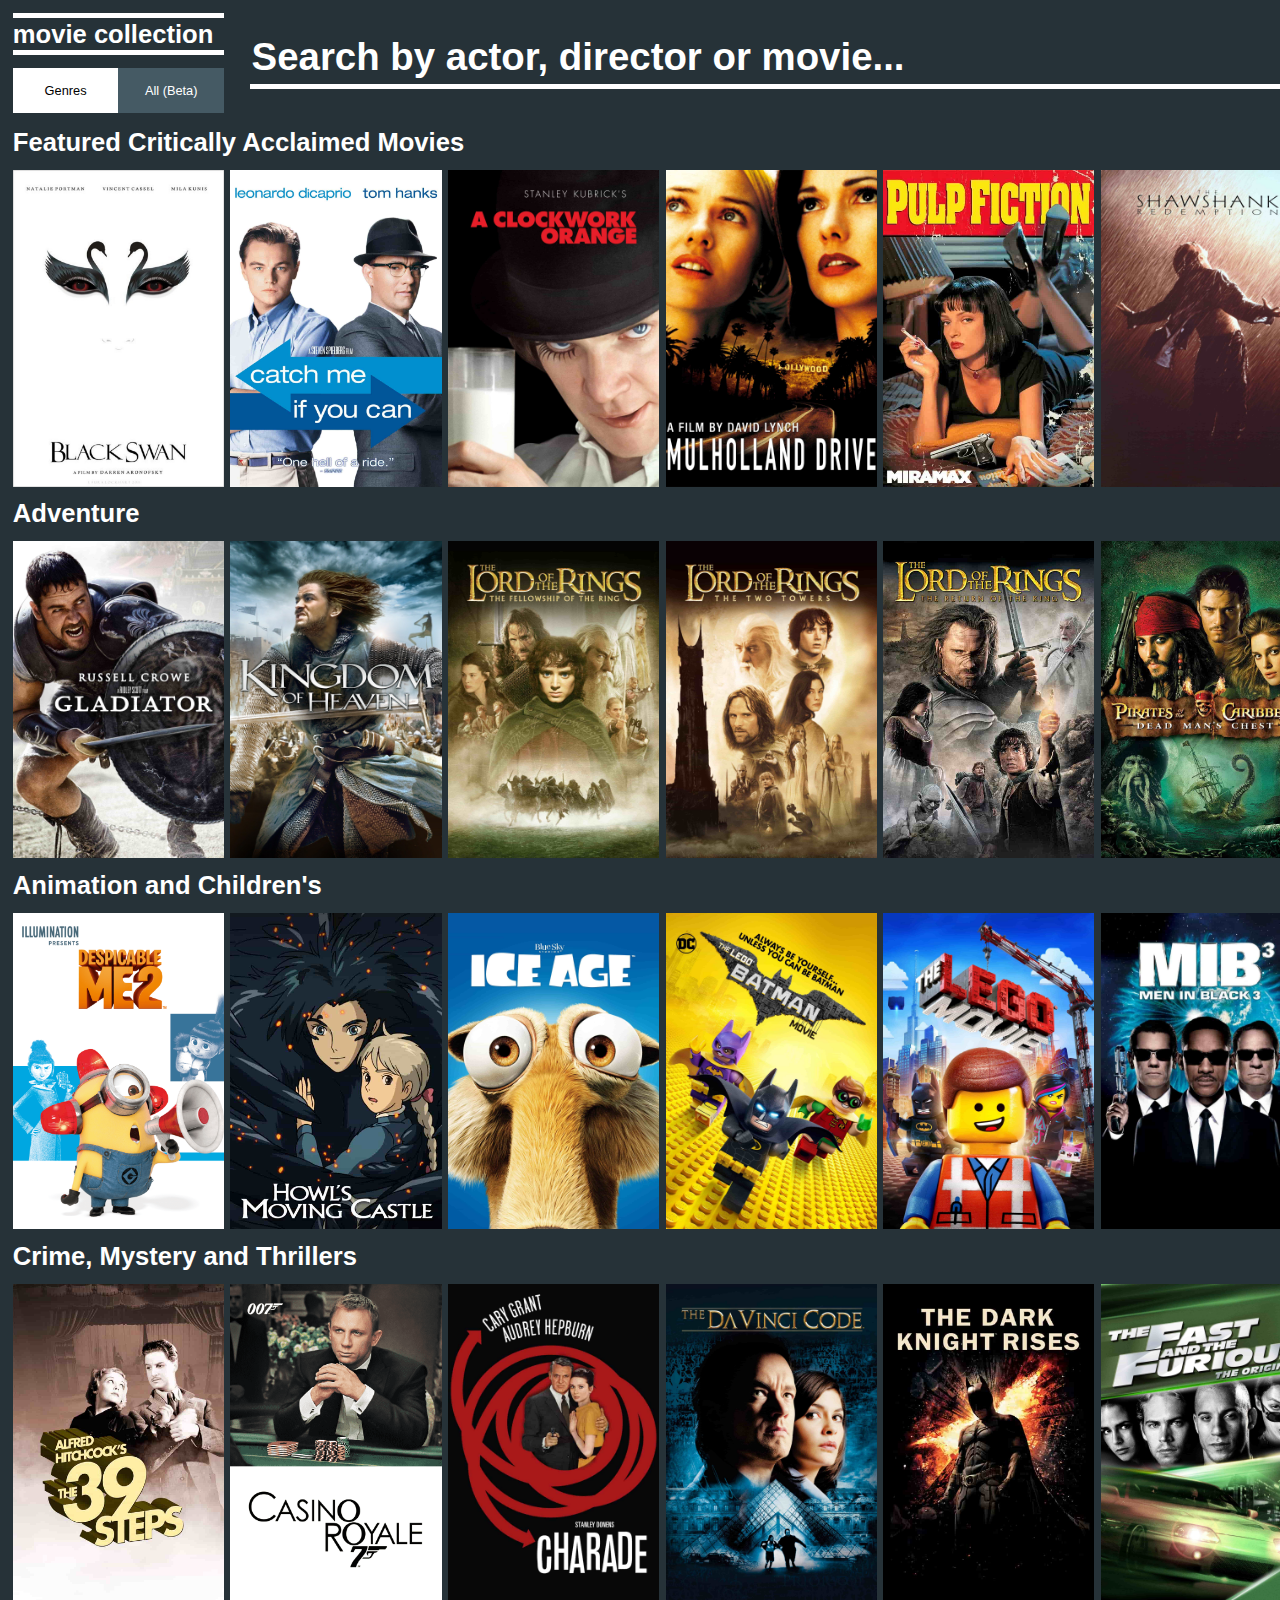
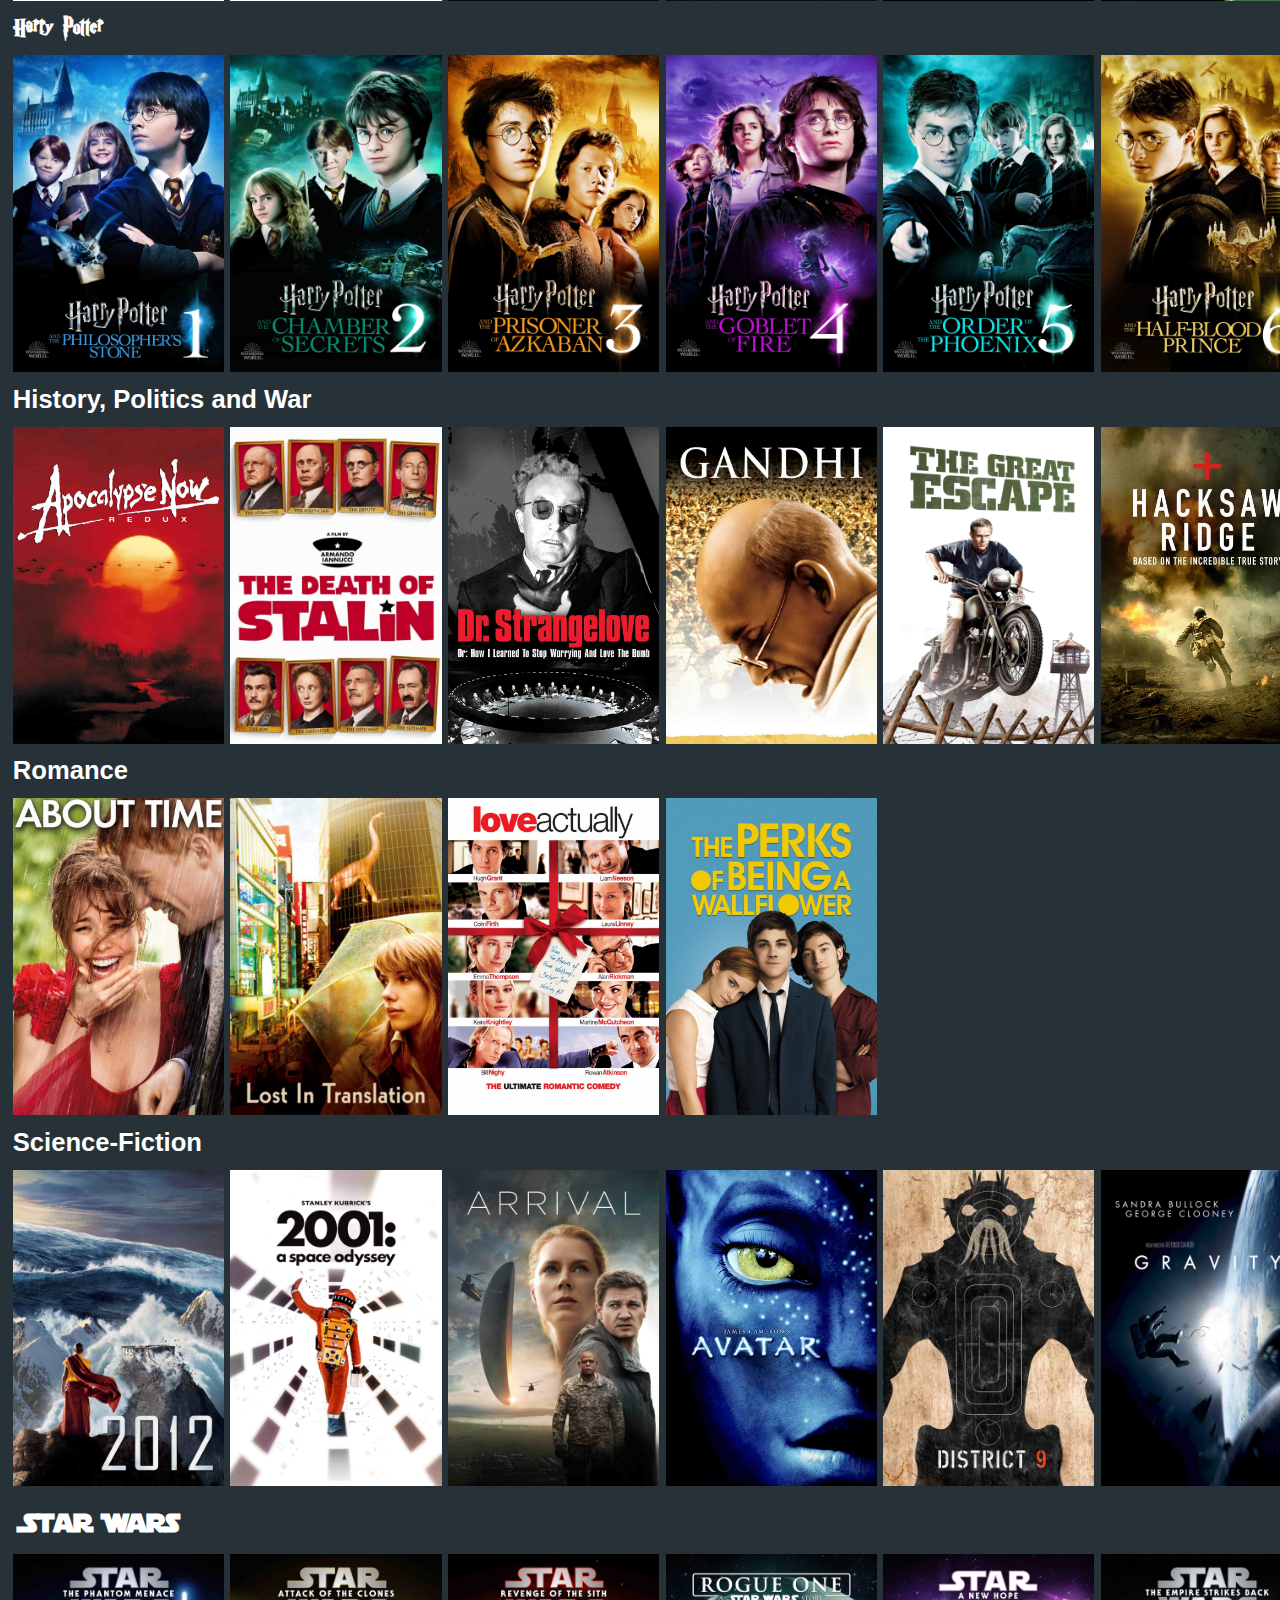
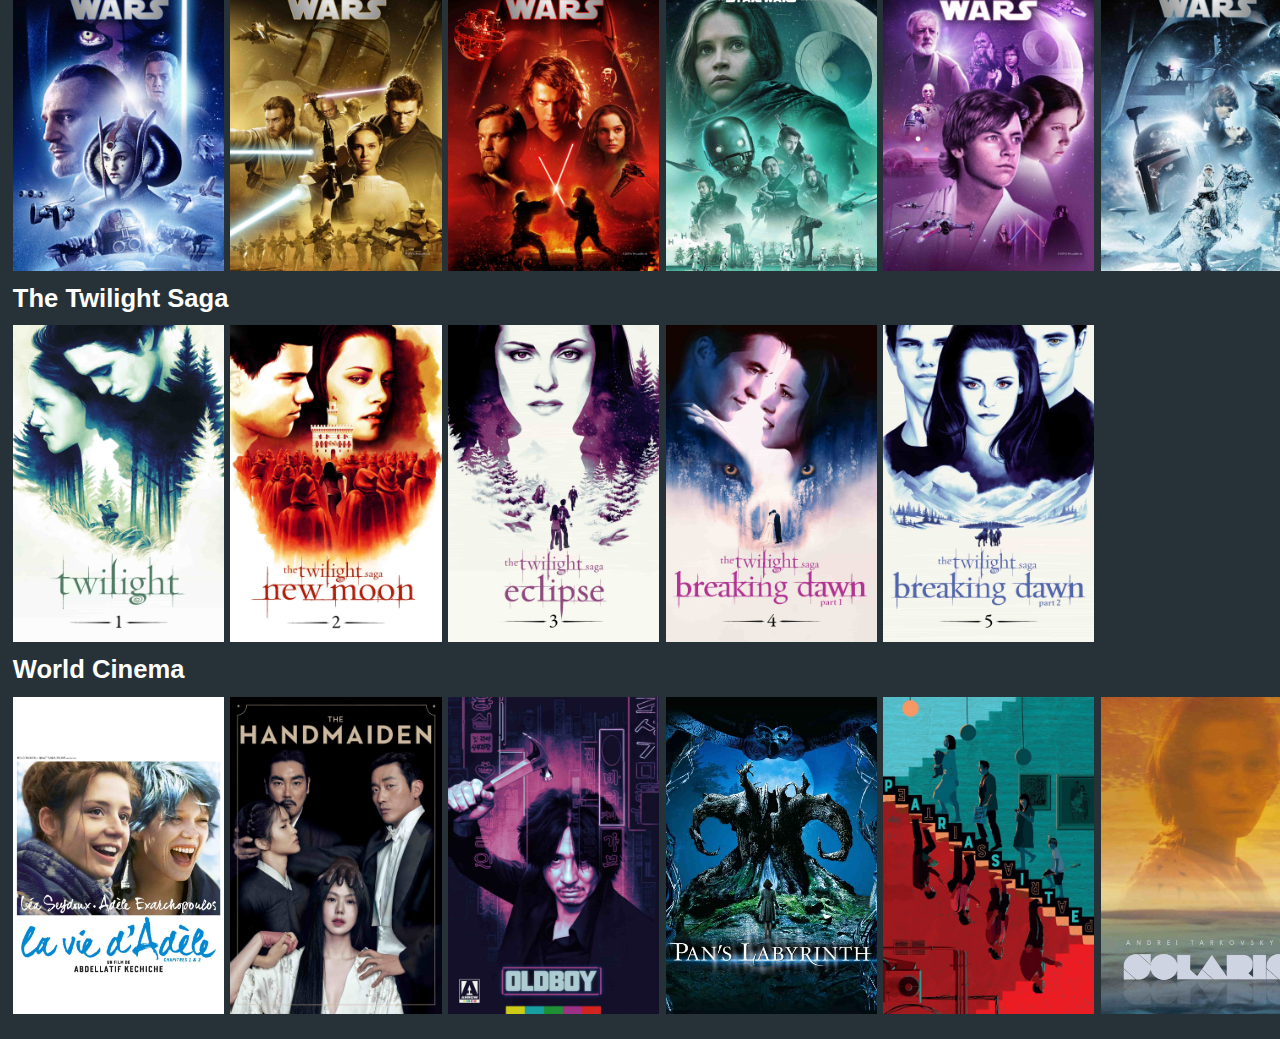
<file: movies.html>
<!DOCTYPE html>
<html>
<head>
    <title>Movie Collection</title>
    <link rel="stylesheet" type="text/css" href="movies.css" />
    <link rel="mask-icon" href="safari.svg" color="black">
    <script src="movies.js"></script>
    <meta charset="utf-8">
    <meta name="theme-color" content="#000000">
    <meta name="viewport" content="width=device-width, initial-scale=1, minimum-scale=1, maximum-scale=1, user-scalable=no">
</head> 
    
<body>
<script></script>

    <div id="top-bar">
        <div class="top-title-box">        
            <p class="top-title">movie collection</p>
            <div id="button-box">
                <button class="buttons" id="view-genres" onclick="refresh()">Genres</button><button class="buttons" id="view-all" onclick="sortList()">All (Beta)</button>
            </div>
        </div>
        <div id="top-search-box">
            <input type="text" id="search1" onkeyup="search1()"  placeholder="Search by actor, director or movie..." title="Type in a movie">
        </div>
        
    </div>
    
    <div id="block"></div>
    
    <p id="search-results">Search Results</p>
    
   
          
<div id="content">

    <p class="content-title">Featured Critically Acclaimed Movies</p>
    
    <div class="content-row">
        
        <div class="movie-box">
            <img src="posters/black-swan.jpg" class="movie-poster">
            <a href="https://www.youtube.com/watch?v=tQiCpIxux8I">
                <div class="movie-information">
                    <div class="movie-details">
                        <p class="movie-title">Black Swan</p>
                        <p class="movie-detail">Darren Aronofsky</p>
                        <p class="movie-detail">2011</p>
                        <p class="movie-detail">Psychological Thriller</p>
                        <p class="movie-detail">1 hour 48 minutes</p> 
                        <p class="movie-detail-hidden">Natalie Portman, Mila Kunis, Vincent Cassel, Winona Ryder</p>
                    </div>
                    <img src="icons/youtube.png" class="movie-icon movie-icon-left">
                    <img src="ratings/15.png" class="movie-icon movie-icon-right"> 
                </div>
             </a>
        </div>
        <div class="movie-box">
            <img src="posters/catchme.jpg" class="movie-poster">
            <a href="https://www.youtube.com/embed/p1Fbf358i7I">
                <div class="movie-information">
                    <div class="movie-details">
                        <p class="movie-title">Catch Me If You Can</p>
                        <p class="movie-detail">Steven Spielberg</p>
                        <p class="movie-detail">2002</p>
                        <p class="movie-detail">Biographical/Crime</p>
                        <p class="movie-detail">2 hours 21 minutes</p> 
                        <p class="movie-detail-hidden">Leonardo DiCaprio, Tom Hanks, Christopher Walken, Martin Sheen</p>
                    </div>
                    <img src="icons/youtube.png" class="movie-icon movie-icon-left">
                    <img src="ratings/12.png" class="movie-icon movie-icon-right"> 
                </div>
             </a>
        </div>
        <div class="movie-box">
            <img src="posters/clockwork.jpg" class="movie-poster">
            <a href="https://www.amazon.co.uk/gp/video/detail/B00FFIID88/ref=atv_yv_hom_c_unkc_1_1">
                <div class="movie-information">
                    <div class="movie-details">
                        <p class="movie-title">A Clockwork Orange</p>
                        <p class="movie-detail">Stanley Kubrick</p>
                        <p class="movie-detail">1971</p>
                        <p class="movie-detail">Dystopian</p>
                        <p class="movie-detail">2 hours 11 minutes</p> 
                        <p class="movie-detail-hidden">Malcolm McDowell, Patrick Magee, Michael Bates, Philip Stone</p>
                    </div>
                    <img src="icons/prime.png" class="movie-icon movie-icon-left">
                    <img src="ratings/18.png" class="movie-icon movie-icon-right"> 
                </div>
             </a>
        </div>
        <div class="movie-box">
            <img src="posters/mulholland.jpg" class="movie-poster">
            <a>
                <div class="movie-information">
                    <div class="movie-details">
                        <p class="movie-title">Mulholland Drive</p>
                        <p class="movie-detail">David Lynch</p>
                        <p class="movie-detail">2001</p>
                        <p class="movie-detail">Neo-Noir/Psychological Thriller</p>
                        <p class="movie-detail">2 hours 27 minutes</p> 
                        <p class="movie-detail-hidden">Naomi Watts, Laura Harring, Justin Theroux</p>
                    </div>
                    <img src="icons/blu-ray.png" class="movie-icon movie-icon-left">
                    <img src="ratings/15.png" class="movie-icon movie-icon-right"> 
                </div>
             </a>
        </div>
        <div class="movie-box">
            <img src="posters/pulp.jpg" class="movie-poster">
            <a href="https://www.youtube.com/embed/l37CMUicZFM">
                <div class="movie-information">
                    <div class="movie-details">
                        <p class="movie-title">Pulp Fiction</p>
                        <p class="movie-detail">Quentin Tarantino</p>
                        <p class="movie-detail">1994</p>
                        <p class="movie-detail">Crime</p>
                        <p class="movie-detail">2 hours 34 minutes</p> 
                        <p class="movie-detail-hidden">John Travolta, Uma Thurman, Samuel L. Jackson, Bruce Willis</p>
                    </div>
                    <img src="icons/youtube.png" class="movie-icon movie-icon-left">
                    <img src="ratings/18.png" class="movie-icon movie-icon-right"> 
                </div>
             </a>
        </div>
        <div class="movie-box">
            <img src="posters/shawshank.jpg" class="movie-poster">
            <a>
                <div class="movie-information">
                    <div class="movie-details">
                        <p class="movie-title">The Shawshank Redemption</p>
                        <p class="movie-detail">Frank Darabont</p>
                        <p class="movie-detail">1994</p>
                        <p class="movie-detail">Crime/Drama</p>
                        <p class="movie-detail">2 hours 16 minutes</p> 
                        <p class="movie-detail-hidden">Tim Robbins, Morgan Freeman</p>
                    </div>
                    <img src="icons/dvd.png" class="movie-icon movie-icon-left">
                    <img src="ratings/15.png" class="movie-icon movie-icon-right"> 
                </div>
             </a>
        </div>
        <div class="movie-box">
            <img src="posters/shining.jpg" class="movie-poster">
            <a href="https://www.amazon.co.uk/Shining-Jack-Nicholson/dp/B00HQFFNRW/ref=sr_1_1?crid=3IBY48U5XYM5M&keywords=the+shining&qid=1564929673&s=instant-video&sprefix=the+shi%2Cinstant-video%2C151&sr=1-1">
                <div class="movie-information">
                    <div class="movie-details">
                        <p class="movie-title">The Shining</p>
                        <p class="movie-detail">Stanley Kubrick</p>
                        <p class="movie-detail">1980</p>
                        <p class="movie-detail">Horror</p>
                        <p class="movie-detail">1 hour 59 minutes</p> 
                        <p class="movie-detail-hidden">Jack Nicholson, Shelley Duvall, Danny Lloyd</p>
                    </div>
                    <img src="icons/prime.png" class="movie-icon movie-icon-left">
                    <img src="ratings/15.png" class="movie-icon movie-icon-right"> 
                </div>
             </a>
        </div>
        <div class="movie-box">
            <img src="posters/blood.jpg" class="movie-poster">
            <a href="https://www.youtube.com/embed/XcdvukPJcW8">
                <div class="movie-information">
                    <div class="movie-details">
                        <p class="movie-title">There Will Be Blood</p>
                        <p class="movie-detail">Paul Thomas Anderson</p>
                        <p class="movie-detail">2007</p>
                        <p class="movie-detail">Drama/Epic</p>
                        <p class="movie-detail">2 hours 38 minutes</p> 
                        <p class="movie-detail-hidden">Daniel Day-Lewis, Paul Dano, Dillon Freasier</p>
                    </div>
                    <img src="icons/youtube.png" class="movie-icon movie-icon-left">
                    <img src="ratings/15.png" class="movie-icon movie-icon-right"> 
                </div>
             </a>
        </div>
        <div class="movie-box">
            <img src="posters/threads.jpg" class="movie-poster">
            <a>
                <div class="movie-information">
                    <div class="movie-details">
                        <p class="movie-title">Threads</p>
                        <p class="movie-detail">Mick Jackson</p>
                        <p class="movie-detail">1984</p>
                        <p class="movie-detail">Apocalyptic/War</p>
                        <p class="movie-detail">1 hour 52 minutes</p> 
                        <p class="movie-detail-hidden">Karen Meaher, Rita May, Harry Beety Reece Dinsdale</p>
                    </div>
                    <img src="icons/hard-drive.png" class="movie-icon movie-icon-left">
                    <img src="ratings/15.png" class="movie-icon movie-icon-right"> 
                </div>
             </a>
        </div>
        <div class="movie-box">
            <img src="posters/zulu.jpg" class="movie-poster">
            <a href="https://1drv.ms/v/s!AguK73hSjArpjapazeP9pHQRBlrNJQ?e=aNs4Rh">
                <div class="movie-information">
                    <div class="movie-details">
                        <p class="movie-title">Zulu</p>
                        <p class="movie-detail">Cy Endfield</p>
                        <p class="movie-detail">1964</p>
                        <p class="movie-detail">War</p>
                        <p class="movie-detail">2 hours 18 minutes</p> 
                        <p class="movie-detail-hidden">Stanley Baker, Jack Hawkins, Jack Hawkins, James Booth, Michael Caine</p>
                    </div>
                    <img src="icons/hard-drive.png" class="movie-icon movie-icon-left">
                    <img src="ratings/pg.png" class="movie-icon movie-icon-right"> 
                </div>
             </a>
        </div>
    </div>

    <p class="content-title">Adventure</p>
    
    <div class="content-row">
        <div class="movie-box">
            <img src="posters/gladiator.jpg" class="movie-poster">
            <a>
                <div class="movie-information">
                    <div class="movie-details">
                        <p class="movie-title">Gladiator</p>
                        <p class="movie-detail">Ridley Scott</p>
                        <p class="movie-detail">2001</p>
                        <p class="movie-detail">Action/Adventure</p>
                        <p class="movie-detail">2 hours 50 minutes</p> 
                        <p class="movie-detail-hidden">Russel Crowe, Joaquin Phoenix, Derek Jacobi</p>
                        <p class="movie-detail">Extended Edition</p>
                    </div>
                    <img src="icons/blu-ray.png" class="movie-icon movie-icon-left">
                    <img src="ratings/15.png" class="movie-icon movie-icon-right"> 
                </div>
             </a>
        </div>
        <div class="movie-box">
            <img src="posters/kingdom.jpeg" class="movie-poster">
            <a href="https://1drv.ms/v/s!AguK73hSjArpjawNCB5PLQtp9hGhWA?e=oO9tX3">
                <div class="movie-information">
                    <div class="movie-details">
                        <p class="movie-title">Kingdom of Heaven</p>
                        <p class="movie-detail">Ridley Scott</p>
                        <p class="movie-detail">2005</p>
                        <p class="movie-detail">Adventure/Historical Epic</p>
                        <p class="movie-detail">3 hours 10 minutes</p> 
                        <p class="movie-detail-hidden">Orlando Bloom, Eva Green, Jeremy Irons, David Thewlis, Brendan Gleeson, Marton Csokas, Liam Neeson</p>
                        <p class="movie-detail">Director's Cut</p>
                    </div>
                    <img src="icons/hard-drive.png" class="movie-icon movie-icon-left">
                    <img src="ratings/15.png" class="movie-icon movie-icon-right"> 
                </div>
             </a>
        </div>
        <div class="movie-box">
            <img src="posters/fellowship.jpg" class="movie-poster">
            <a>
                <div class="movie-information">
                    <div class="movie-details">
                        <p class="movie-title">The Lord of the Rings: The Fellowship of the Ring</p>
                        <p class="movie-detail">Peter Jackson</p>
                        <p class="movie-detail">2001</p>
                        <p class="movie-detail">Adventure/Fantasy</p>
                        <p class="movie-detail">3 hours 20 minutes</p> 
                        <p class="movie-detail-hidden">Elijah Wood, Sean Astin, Orlando Bloom, Viggo Mortensen, Ian McKellen, Cate Blanchett, Hugo Weaving, Andy Serkis, Christopher Lee</p>
                        <p class="movie-detail">Extended Edition</p> 
                    </div>
                    <img src="icons/dvd.png" class="movie-icon movie-icon-left">
                    <img src="ratings/pg.png" class="movie-icon movie-icon-right"> 
                </div>
             </a>
        </div>
        <div class="movie-box">
            <img src="posters/twotowers.jpg" class="movie-poster">
            <a>
                <div class="movie-information">
                    <div class="movie-details">
                        <p class="movie-title">The Lord of the Rings: The Two Towers</p>
                        <p class="movie-detail">Peter Jackson</p>
                        <p class="movie-detail">2002</p>
                        <p class="movie-detail">Adventure/Fantasy</p>
                        <p class="movie-detail">3 hours 34 minutes</p> 
                        <p class="movie-detail-hidden">Elijah Wood, Sean Astin, Orlando Bloom, Viggo Mortensen, Ian McKellen, Cate Blanchett, Hugo Weaving, Andy Serkis, Christopher Lee</p>
                        <p class="movie-detail">Extended Edition</p> 
                    </div>
                    <img src="icons/dvd.png" class="movie-icon movie-icon-left">
                    <img src="ratings/12.png" class="movie-icon movie-icon-right"> 
                </div>
             </a>
        </div>
        <div class="movie-box">
            <img src="posters/returnking.jpg" class="movie-poster">
            <a>
                <div class="movie-information">
                    <div class="movie-details">
                        <p class="movie-title">The Lord of the Rings: The Return of the King</p>
                        <p class="movie-detail">Peter Jackson</p>
                        <p class="movie-detail">2003</p>
                        <p class="movie-detail">Adventure/Fantasy</p>
                        <p class="movie-detail">4 hours 0 minutes</p> 
                        <p class="movie-detail-hidden">Elijah Wood, Sean Astin, Orlando Bloom, Viggo Mortensen, Ian McKellen, Cate Blanchett, Hugo Weaving, Andy Serkis, Christopher Lee</p>
                        <p class="movie-detail">Extended Edition</p> 
                    </div>
                    <img src="icons/dvd.png" class="movie-icon movie-icon-left">
                    <img src="ratings/12.png" class="movie-icon movie-icon-right"> 
                </div>
             </a>
        </div>
        <div class="movie-box">
            <img src="posters/chest.jpg" class="movie-poster">
            <a>
                <div class="movie-information">
                    <div class="movie-details">
                        <p class="movie-title">Pirates of the Caribbean: Dead Man's Chest</p>
                        <p class="movie-detail">Gore Verbinski</p>
                        <p class="movie-detail">2006</p>
                        <p class="movie-detail">Adventure/Swashbuckler</p>
                        <p class="movie-detail">2 hours 25 minutes</p> 
                        <p class="movie-detail-hidden">Johnny Depp, Keira Knightley, Orlando Bloom, Bill Nighy</p>
                    </div>
                    <img src="icons/dvd.png" class="movie-icon movie-icon-left">
                    <img src="ratings/12.png" class="movie-icon movie-icon-right"> 
                </div>
             </a>
        </div>
        <div class="movie-box">
            <img src="posters/worlds.jpg" class="movie-poster">
            <a>
                <div class="movie-information">
                    <div class="movie-details">
                        <p class="movie-title">Pirates of the Caribbean: At World's End</p>
                        <p class="movie-detail">Gore Verbinski</p>
                        <p class="movie-detail">2007</p>
                        <p class="movie-detail">Adventure/Swashbuckler</p>
                        <p class="movie-detail">2 hours 41 minutes</p> 
                        <p class="movie-detail-hidden">Johnny Depp, Keira Knightley, Orlando Bloom, Geoffrey Rush</p>
                    </div>
                    <img src="icons/dvd.png" class="movie-icon movie-icon-left">
                    <img src="ratings/12.png" class="movie-icon movie-icon-right"> 
                </div>
             </a>
        </div>
        <div class="movie-box">
            <img src="posters/treasure.jpg" class="movie-poster">
            <a>
                <div class="movie-information">
                    <div class="movie-details">
                        <p class="movie-title">Treasure Island</p>
                        <p class="movie-detail">Steve Barron</p>
                        <p class="movie-detail">2012</p>
                        <p class="movie-detail">Adventure/Swashbuckler</p>
                        <p class="movie-detail">2 hours 58 minutes</p> 
                        <p class="movie-detail-hidden">Eddie Izzard, Elijah Wood, Donald Sutherland, Philip Glenister, Rupert Penry-Jones</p>
                    </div>
                    <img src="icons/dvd.png" class="movie-icon movie-icon-left">
                    <img src="ratings/12.png" class="movie-icon movie-icon-right"> 
                </div>
             </a>
        </div>
    </div>
    
    <p class="content-title">Animation and Children's</p>
    
    <div class="content-row">
        <div class="movie-box">
            <img src="posters/despicable2.png" class="movie-poster">
            <a>
                <div class="movie-information">
                    <div class="movie-details">
                        <p class="movie-title">Despicable Me 2</p>
                        <p class="movie-detail">Pierre Coffin, Chris Renaud</p>
                        <p class="movie-detail">2013</p>
                        <p class="movie-detail">Comedy</p>
                        <p class="movie-detail">1 hour 38 minutes</p> 
                        <p class="movie-detail-hidden">Steve Carell, Kristen Wiig</p>
                    </div>
                    <img src="icons/dvd.png" class="movie-icon movie-icon-left">
                    <img src="ratings/u.png" class="movie-icon movie-icon-right"> 
                </div>
             </a>
        </div>
        <div class="movie-box">
            <img src="posters/howls.jpg" class="movie-poster">
            <a>
                <div class="movie-information">
                    <div class="movie-details">
                        <p class="movie-title">Howl's Moving Castle</p>
                        <p class="movie-detail">Hayao Miyazaki</p>
                        <p class="movie-detail">2004</p>
                        <p class="movie-detail">Anime/Fantasy</p>
                        <p class="movie-detail">1 hour 59 minutes</p> 
                        <p class="movie-detail-hidden">Jean Simmons, Emily Mortimer, Christian Bale, Lauren Bacall</p>
                    </div>
                    <img src="icons/blu-ray.png" class="movie-icon movie-icon-left">
                    <img src="ratings/u.png" class="movie-icon movie-icon-right"> 
                </div>
             </a>
        </div>
        <div class="movie-box">
            <img src="posters/ice.jpg" class="movie-poster">
            <a>
                <div class="movie-information">
                    <div class="movie-details">
                        <p class="movie-title">Ice Age</p>
                        <p class="movie-detail">Chris Wedge</p>
                        <p class="movie-detail">2002</p>
                        <p class="movie-detail">Adventure</p>
                        <p class="movie-detail">1 hour 17 minutes</p> 
                        <p class="movie-detail-hidden">Ray Romano, John Leguizamo, Denis Leary</p>
                    </div>
                    <img src="icons/dvd.png" class="movie-icon movie-icon-left">
                    <img src="ratings/u.png" class="movie-icon movie-icon-right"> 
                </div>
             </a>
        </div>
        <div class="movie-box">
            <img src="posters/legobatman.jpg" class="movie-poster">
            <a href="https://www.youtube.com/embed/OQN6Xb5EYQ0">
                <div class="movie-information">
                    <div class="movie-details">
                        <p class="movie-title">The Lego Batman Movie</p>
                        <p class="movie-detail">Chris McKay</p>
                        <p class="movie-detail">2017</p>
                        <p class="movie-detail">Superhero</p>
                        <p class="movie-detail">1 hour 44 minutes</p> 
                        <p class="movie-detail-hidden">Will Arnett, Michael Cera, Rosario Dawson, Zach Galifianakis</p>
                    </div>
                    <img src="icons/youtube.png" class="movie-icon movie-icon-left">
                    <img src="ratings/u.png" class="movie-icon movie-icon-right"> 
                </div>
             </a>
        </div>
        <div class="movie-box">
            <img src="posters/lego.jpg" class="movie-poster">
            <a href="https://rakuten.tv/uk/movies/the-lego-movie">
                <div class="movie-information">
                    <div class="movie-details">
                        <p class="movie-title">The Lego Movie</p>
                        <p class="movie-detail">Chris Miller, Phil Lord</p>
                        <p class="movie-detail">2014</p>
                        <p class="movie-detail">Adventure</p>
                        <p class="movie-detail">1 hour 41 minutes</p> 
                        <p class="movie-detail-hidden">Chris Pratt, Elizabeth Banks, Will Ferrell, Morgan Freeman, Liam Neeson</p>
                    </div>
                    <img src="icons/rakuten.png" class="movie-icon movie-icon-left">
                    <img src="ratings/u.png" class="movie-icon movie-icon-right"> 
                </div>
             </a>
        </div>
        <div class="movie-box">
            <img src="posters/mibthree.jpg" class="movie-poster">
            <a>
                <div class="movie-information">
                    <div class="movie-details">
                        <p class="movie-title">Men in Black 3</p>
                        <p class="movie-detail">Barry Sonnenfeld</p>
                        <p class="movie-detail">2012</p>
                        <p class="movie-detail">Action/Science-Fiction</p>
                        <p class="movie-detail">1 hour 41 minutes</p> 
                        <p class="movie-detail-hidden">Will Smith, Tommy Lee Jones, Josh Brolin, Emma Thompson</p>
                    </div>
                    <img src="icons/dvd.png" class="movie-icon movie-icon-left">
                    <img src="ratings/pg.png" class="movie-icon movie-icon-right"> 
                </div>
             </a>
        </div>
        <div class="movie-box">
            <img src="posters/totoro.jpg" class="movie-poster">
            <a>
                <div class="movie-information">
                    <div class="movie-details">
                        <p class="movie-title">My Neighbour Totoro</p>
                        <p class="movie-detail">Hayao Miyazaki</p>
                        <p class="movie-detail">1988</p>
                        <p class="movie-detail">Anime/Fantasy</p>
                        <p class="movie-detail">1 hour 26 minutes</p> 
                        <p class="movie-detail-hidden">Dakota Fanning, Elle Fanning, Lea Salonga</p>
                    </div>
                    <img src="icons/blu-ray.png" class="movie-icon movie-icon-left">
                    <img src="ratings/u.png" class="movie-icon movie-icon-right"> 
                </div>
             </a>
        </div>
        <div class="movie-box">
            <img src="posters/narnia.jpg" class="movie-poster">
            <a>
                <div class="movie-information">
                    <div class="movie-details">
                        <p class="movie-title">The Chronicles of Narnia: The Lion, the Witch and the Wardrobe</p>
                        <p class="movie-detail">Andrew Adamson</p>
                        <p class="movie-detail">2005</p>
                        <p class="movie-detail">Fantasy</p>
                        <p class="movie-detail">2 hours 17 minutes</p> 
                        <p class="movie-detail-hidden">William Moseley, Tilda Swinton, Skandar Keynes, Anna Popplewell, Georgie Henley</p>
                    </div>
                    <img src="icons/dvd.png" class="movie-icon movie-icon-left">
                    <img src="ratings/pg.png" class="movie-icon movie-icon-right"> 
                </div>
             </a>
        </div>
        <div class="movie-box">
            <img src="posters/caspian.jpg" class="movie-poster">
            <a>
                <div class="movie-information">
                    <div class="movie-details">
                        <p class="movie-title">The Chronicles of Narnia: Prince Caspian</p>
                        <p class="movie-detail">Andrew Adamson</p>
                        <p class="movie-detail">2008</p>
                        <p class="movie-detail">Fantasy</p>
                        <p class="movie-detail">2 hours 24 minutes</p> 
                        <p class="movie-detail-hidden">William Moseley, Ben Barnes, Skandar Keynes, Anna Popplewell, Georgie Henley</p>
                    </div>
                    <img src="icons/dvd.png" class="movie-icon movie-icon-left">
                    <img src="ratings/pg.png" class="movie-icon movie-icon-right"> 
                </div>
             </a>
        </div>
        <div class="movie-box">
            <img src="posters/museum.jpg" class="movie-poster">
            <a href="https://www.youtube.com/embed/Zi6Cb75eH6Y">
                <div class="movie-information">
                    <div class="movie-details">
                        <p class="movie-title">Night at the Museum</p>
                        <p class="movie-detail">Shawn Levy</p>
                        <p class="movie-detail">2006</p>
                        <p class="movie-detail">Action/Fantasy</p>
                        <p class="movie-detail">1 hour 49 minutes</p> 
                        <p class="movie-detail-hidden">Ben Stiller, Robin Williams, Owen Wilson, Ricky Gervais, Rami Malek, Dick Van Dyke, Steve Coogan</p>
                    </div>
                    <img src="icons/youtube.png" class="movie-icon movie-icon-left">
                    <img src="ratings/pg.png" class="movie-icon movie-icon-right"> 
                </div>
             </a>
        </div>
        <div class="movie-box">
            <img src="posters/mononoke.jpg" class="movie-poster">
            <a>
                <div class="movie-information">
                    <div class="movie-details">
                        <p class="movie-title">Princess Mononoke</p>
                        <p class="movie-detail">Hayao Miyazaki</p>
                        <p class="movie-detail">1997</p>
                        <p class="movie-detail">Anime/Fantasy</p>
                        <p class="movie-detail">2 hours 14 minutes</p> 
                        <p class="movie-detail-hidden">Billy Crudup, Claire Danes, Minnie Driver</p>
                    </div>
                    <img src="icons/blu-ray.png" class="movie-icon movie-icon-left">
                    <img src="ratings/pg.png" class="movie-icon movie-icon-right"> 
                </div>
             </a>
        </div>
        <div class="movie-box">
            <img src="posters/spirited.jpg" class="movie-poster">
            <a>
                <div class="movie-information">
                    <div class="movie-details">
                        <p class="movie-title">Spirited Away</p>
                        <p class="movie-detail">Hayao Miyazaki</p>
                        <p class="movie-detail">2001</p>
                        <p class="movie-detail">Anime/Fantasy</p>
                        <p class="movie-detail">2 hours 4 minutes</p> 
                        <p class="movie-detail-hidden">Daveigh Chase, Jason Marsden, Suzanne Pleshette</p>
                    </div>
                    <img src="icons/blu-ray.png" class="movie-icon movie-icon-left">
                    <img src="ratings/pg.png" class="movie-icon movie-icon-right"> 
                </div>
             </a>
        </div>
    </div>
       
    <p class="content-title">Crime, Mystery and Thrillers</p>
    
    <div class="content-row">
        <div class="movie-box">
            <img src="posters/steps.jpg" class="movie-poster">
            <a href="https://1drv.ms/v/s!AguK73hSjArpjapbUhI-v4saLTE5-w?e=RDNw8p">
                <div class="movie-information">
                    <div class="movie-details">
                        <p class="movie-title">The 39 Steps</p>
                        <p class="movie-detail">Alfred Hitchcock</p>
                        <p class="movie-detail">1935</p>
                        <p class="movie-detail">Mystery/Thriller</p>
                        <p class="movie-detail">1 hour 27 minutes</p> 
                        <p class="movie-detail-hidden">Robert Donat, Madeleine Carroll, Wylie Watson</p>
                    </div>
                    <img src="icons/hard-drive.png" class="movie-icon movie-icon-left">
                    <img src="ratings/u.png" class="movie-icon movie-icon-right"> 
                </div>
             </a>
        </div>
        <div class="movie-box">
            <img src="posters/casino.png" class="movie-poster">
            <a>
                <div class="movie-information">
                    <div class="movie-details">
                        <p class="movie-title">Casino Royale</p>
                        <p class="movie-detail">Martin Campbell</p>
                        <p class="movie-detail">2006</p>
                        <p class="movie-detail">Spy/Thriller</p>
                        <p class="movie-detail">2 hours 18 minutes</p> 
                        <p class="movie-detail-hidden">Robert Donat, Madeleine Carroll, Wylie Watson</p>
                    </div>
                    <img src="icons/dvd.png" class="movie-icon movie-icon-left">
                    <img src="ratings/15.png" class="movie-icon movie-icon-right"> 
                </div>
             </a>
        </div>
        <div class="movie-box">
            <img src="posters/charade.jpg" class="movie-poster">
            <a href="https://1drv.ms/v/s!AguK73hSjArpjapXWmgKdABrteaOsw?e=0HqEhd">
                <div class="movie-information">
                    <div class="movie-details">
                        <p class="movie-title">Charade</p>
                        <p class="movie-detail">Stanley Donen</p>
                        <p class="movie-detail">1963</p>
                        <p class="movie-detail">Mystery/Thriller</p>
                        <p class="movie-detail">1 hour 53 minutes</p> 
                        <p class="movie-detail-hidden">Audrey Hepburn, Cary Grant, Walter Matthau, James Coburn, George Kennedy</p>
                    </div>
                    <img src="icons/hard-drive.png" class="movie-icon movie-icon-left">
                    <img src="ratings/pg.png" class="movie-icon movie-icon-right"> 
                </div>
             </a>
        </div>
        <div class="movie-box">
            <img src="posters/vinci.jpg" class="movie-poster">
            <a>
                <div class="movie-information">
                    <div class="movie-details">
                        <p class="movie-title">The Da Vinci Code</p>
                        <p class="movie-detail">Ron Howard</p>
                        <p class="movie-detail">2006</p>
                        <p class="movie-detail">Mystery/Thriller</p>
                        <p class="movie-detail">2 hours 22 minutes</p> 
                        <p class="movie-detail-hidden">Tom Hanks, Audrey Tautou, Paul Bettany, Ian McKellen</p>
                    </div>
                    <img src="icons/dvd.png" class="movie-icon movie-icon-left">
                    <img src="ratings/15.png" class="movie-icon movie-icon-right"> 
                </div>
             </a>
        </div>
        <div class="movie-box">
            <img src="posters/rises.jpg" class="movie-poster">
            <a>
                <div class="movie-information">
                    <div class="movie-details">
                        <p class="movie-title">The Dark Knight Rises</p>
                        <p class="movie-detail">Christopher Nolan</p>
                        <p class="movie-detail">2012</p>
                        <p class="movie-detail">Action/Superhero</p>
                        <p class="movie-detail">2 hours 40 minutes</p> 
                        <p class="movie-detail-hidden">Christian Bale, Tom Hardy, Anne Hathaway, Joseph Gordon-Levitt, Gary Oldman, Michael Caine, Morgan Freeman, Cillian Murphy</p>
                    </div>
                    <img src="icons/dvd.png" class="movie-icon movie-icon-left">
                    <img src="ratings/12.png" class="movie-icon movie-icon-right"> 
                </div>
             </a>
        </div>
        <div class="movie-box">
            <img src="posters/fast1.jpg" class="movie-poster">
            <a href="https://www.youtube.com/embed/MeSnSyYOHdE">
                <div class="movie-information">
                    <div class="movie-details">
                        <p class="movie-title">The Fast and the Furious</p>
                        <p class="movie-detail">Rob Cohen</p>
                        <p class="movie-detail">2001</p>
                        <p class="movie-detail">Action/Thriller</p>
                        <p class="movie-detail">1 hour 47 minutes</p> 
                        <p class="movie-detail-hidden">Paul Walker, Vin Diesel, Michelle Rodriguez, Jordana Brewster</p>
                    </div>
                    <img src="icons/youtube.png" class="movie-icon movie-icon-left">
                    <img src="ratings/15.png" class="movie-icon movie-icon-right"> 
                </div>
             </a>
        </div>
        <div class="movie-box">
            <img src="posters/budapest.jpg" class="movie-poster">
            <a href="https://www.youtube.com/embed/6NbVijUb7cA">
                <div class="movie-information">
                    <div class="movie-details">
                        <p class="movie-title">The Grand Budapest Hotel</p>
                        <p class="movie-detail">Wes Anderson</p>
                        <p class="movie-detail">2004</p>
                        <p class="movie-detail">Crime/Drama</p>
                        <p class="movie-detail">1 hour 40 minutes</p> 
                        <p class="movie-detail-hidden">Ralph Fiennes, Saoirse Ronan, Bill Murray, Edward Norton, Willem Dafoe, Tilda Swinton, Adrien Brody, Jeff Goldblum</p>
                    </div>
                    <img src="icons/youtube.png" class="movie-icon movie-icon-left">
                    <img src="ratings/15.png" class="movie-icon movie-icon-right"> 
                </div>
             </a>
        </div>
        <div class="movie-box">
            <img src="posters/nightcrawler.jpg" class="movie-poster">
            <a>
                <div class="movie-information">
                    <div class="movie-details">
                        <p class="movie-title">Nightcrawler</p>
                        <p class="movie-detail">Dan Gilroy</p>
                        <p class="movie-detail">2014</p>
                        <p class="movie-detail">Thriller</p>
                        <p class="movie-detail">1 hour 57 minutes</p> 
                        <p class="movie-detail-hidden">Jake Gyllenhaal, Rene Russo, Riz Ahmed</p>
                    </div>
                    <img src="icons/blu-ray.png" class="movie-icon movie-icon-left">
                    <img src="ratings/15.png" class="movie-icon movie-icon-right"> 
                </div>
             </a>
        </div>
        <div class="movie-box">
            <img src="posters/hollywood.jpg" class="movie-poster">
            <a href="https://www.youtube.com/embed/rwBkQnps-x8">
                <div class="movie-information">
                    <div class="movie-details">
                        <p class="movie-title">Once Upon a Time... in Hollywood</p>
                        <p class="movie-detail">Quentin Tarantino</p>
                        <p class="movie-detail">2019</p>
                        <p class="movie-detail">Crime/Drama</p>
                        <p class="movie-detail">2 hours 41 minutes</p> 
                        <p class="movie-detail-hidden">Al Pacino, Austin Butler, Brad Pitt, Bruce Dern, Dakota Fanning, Damian Lewis, Emile Hirsch, Julia Butters, Leonardo DiCaprio, Luke Perry, Margaret Qualley, Margot Robbie, Mike Moh, Timothy Olyphant</p>
                    </div>
                    <img src="icons/youtube.png" class="movie-icon movie-icon-left">
                    <img src="ratings/18.png" class="movie-icon movie-icon-right"> 
                </div>
             </a>
        </div>
        <div class="movie-box">
            <img src="posters/searching.jpg" class="movie-poster">
            <a>
                <div class="movie-information">
                    <div class="movie-details">
                        <p class="movie-title">Searching</p>
                        <p class="movie-detail">Aneesh Chaganty</p>
                        <p class="movie-detail">2018</p>
                        <p class="movie-detail">Mystery/Thriller</p>
                        <p class="movie-detail">1 hour 42 minutes</p> 
                        <p class="movie-detail-hidden">John Cho, Debra Messing, Sara Sohn</p>
                    </div>
                    <img src="icons/blu-ray.png" class="movie-icon movie-icon-left">
                    <img src="ratings/12.png" class="movie-icon movie-icon-right"> 
                </div>
             </a>
        </div>
        <div class="movie-box">
            <img src="posters/water.jpg" class="movie-poster">
            <a>
                <div class="movie-information">
                    <div class="movie-details">
                        <p class="movie-title">The Shape of Water</p>
                        <p class="movie-detail">Guillermo del Toro</p>
                        <p class="movie-detail">2016</p>
                        <p class="movie-detail">Dark Fantasy/Romance</p>
                        <p class="movie-detail">1 hour 58 minutes</p> 
                        <p class="movie-detail-hidden">Sally Hawkins, Octavia Spencer, Doug Jones, Michael Shannon</p>
                    </div>
                    <img src="icons/blu-ray.png" class="movie-icon movie-icon-left">
                    <img src="ratings/15.png" class="movie-icon movie-icon-right"> 
                </div>
             </a>
        </div>
        <div class="movie-box">
            <img src="posters/holmes.jpg" class="movie-poster">
            <a href="https://www.youtube.com/embed/Iw_TK5N4bu8">
                <div class="movie-information">
                    <div class="movie-details">
                        <p class="movie-title">Sherlock Holmes</p>
                        <p class="movie-detail">Guy Ritchie</p>
                        <p class="movie-detail">2009</p>
                        <p class="movie-detail">Action/Mystery/Period</p>
                        <p class="movie-detail">2 hours 8 minutes</p> 
                        <p class="movie-detail-hidden">Robert Downey, Jr., Jude Law, Rachel McAdams, Mark Strong, Kelly Reilly, Eddie Marsan</p>
                    </div>
                    <img src="icons/youtube.png" class="movie-icon movie-icon-left">
                    <img src="ratings/12.png" class="movie-icon movie-icon-right"> 
                </div>
             </a>
        </div>
        <div class="movie-box">
            <img src="posters/shutter.jpg" class="movie-poster">
            <a>
                <div class="movie-information">
                    <div class="movie-details">
                        <p class="movie-title">Shutter Island</p>
                        <p class="movie-detail">Martin Scorsese</p>
                        <p class="movie-detail">2010</p>
                        <p class="movie-detail">Neo-Noir/Psychological Thriller</p>
                        <p class="movie-detail">2 hours 18 minutes</p> 
                        <p class="movie-detail-hidden">Leonard Di Caprio, Ben Kingsley, Mark Ruffalo</p>
                    </div>
                    <img src="icons/blu-ray.png" class="movie-icon movie-icon-left">
                    <img src="ratings/15.png" class="movie-icon movie-icon-right"> 
                </div>
             </a>
        </div>
        <div class="movie-box">
            <img src="posters/spectre.jpg" class="movie-poster">
            <a>
                <div class="movie-information">
                    <div class="movie-details">
                        <p class="movie-title">Spectre</p>
                        <p class="movie-detail">Sam Mendes</p>
                        <p class="movie-detail">2015</p>
                        <p class="movie-detail">Spy/Thriller</p>
                        <p class="movie-detail">2 hours 22 minutes</p> 
                        <p class="movie-detail-hidden">Daniel Craig, Léa Seydoux, Christoph Waltz, Monica Bellucci, Naomie Harris, Ralph Fiennes, Ben Whishaw, Andrew Scott, Dave Bautista, Rory Kinnear</p>
                    </div>
                    <img src="icons/dvd.png" class="movie-icon movie-icon-left">
                    <img src="ratings/12.png" class="movie-icon movie-icon-right"> 
                </div>
             </a>
        </div>
    </div>

    <p class="content-title"><span style="font-family: harry-potter;">Harry Potter</span></p>
    
    <div class="content-row">
        <div class="movie-box">
            <img src="posters/hp1.jpg" class="movie-poster">
            <a>
                <div class="movie-information">
                    <div class="movie-details">
                        <p class="movie-title">Harry Potter and the Philosopher's Stone</p>
                        <p class="movie-detail">Chris Columbus</p>
                        <p class="movie-detail">2001</p>
                        <p class="movie-detail">Fantasy</p>
                        <p class="movie-detail">2 hours 27 minutes</p>  
                        <p class="movie-detail-hidden">Daniel Radcliffe, Emma Watson, Rupert Grint, Michael Gambon, Robbie Coltrane, Tom Felton, Oliver Phelps, James Phelps, Bonnie Wright, Warwick Davis, Maggie Smith, Robbie Coltrane, Joshua Herdman, Matthew Lewis, Jamie Waylett, Alan Rickman, Ian Hart, Sean Biggerstaff, Chris Rankin, Zoe Wanamaker, David Bradley</p>
                    </div>
                    <img src="icons/dvd.png" class="movie-icon movie-icon-left">
                    <img src="ratings/pg.png" class="movie-icon movie-icon-right"> 
                </div>
             </a>
        </div>
        <div class="movie-box">
            <img src="posters/hp2.jpg" class="movie-poster">
            <a>
                <div class="movie-information">
                    <div class="movie-details">
                        <p class="movie-title">Harry Potter and the Chamber of Secrets</p>
                        <p class="movie-detail">Chris Columbus</p>
                        <p class="movie-detail">2002</p>
                        <p class="movie-detail">Fantasy</p>
                        <p class="movie-detail">2 hours 34 minutes</p>  
                        <p class="movie-detail-hidden">Daniel Radcliffe, Emma Watson, Rupert Grint, Michael Gambon, Robbie Coltrane, Tom Felton, Oliver Phelps, James Phelps, Bonnie Wright, Warwick Davis, Maggie Smith, Robbie Coltrane, Joshua Herdman, Matthew Lewis, Jamie Waylett, Alan Rickman, Sean Biggerstaff, Chris Rankin, Jason Isaacs</p>
                    </div>
                    <img src="icons/dvd.png" class="movie-icon movie-icon-left">
                    <img src="ratings/pg.png" class="movie-icon movie-icon-right"> 
                </div>
             </a>
        </div>
        <div class="movie-box">
            <img src="posters/hp3.jpg" class="movie-poster">
            <a>
                <div class="movie-information">
                    <div class="movie-details">
                        <p class="movie-title">Harry Potter and the Prisoner of Azkaban</p>
                        <p class="movie-detail">Alfonso Cuaró
                        on</p>
                        <p class="movie-detail">2004</p>
                        <p class="movie-detail">Fantasy</p>
                        <p class="movie-detail">2 hours 16 minutes</p>  
                        <p class="movie-detail-hidden">Daniel Radcliffe, Emma Watson, Rupert Grint, Michael Gambon, Robbie Coltrane, Tom Felton, Oliver Phelps, James Phelps, Bonnie Wright, Warwick Davis, Maggie Smith, Robbie Coltrane, Joshua Herdman, Matthew Lewis, Jamie Waylett, Alan Rickman, David Bradley, Gary Oldman, Timothy Spall, David Thewlis</p>
                    </div>
                    <img src="icons/dvd.png" class="movie-icon movie-icon-left">
                    <img src="ratings/pg.png" class="movie-icon movie-icon-right"> 
                </div>
             </a>
        </div>
        <div class="movie-box">
            <img src="posters/hp4.jpg" class="movie-poster">
            <a>
                <div class="movie-information">
                    <div class="movie-details">
                        <p class="movie-title">Harry Potter and the Goblet of Fire</p>
                        <p class="movie-detail">Mike Newell</p>
                        <p class="movie-detail">2005</p>
                        <p class="movie-detail">Fantasy</p>
                        <p class="movie-detail">2 hours 31 minutes</p>  
                        <p class="movie-detail-hidden">Daniel Radcliffe, Emma Watson, Rupert Grint, Michael Gambon, Robbie Coltrane, Tom Felton, Oliver Phelps, James Phelps, Bonnie Wright, Warwick Davis, Maggie Smith, Alan Rickman, David Bradley, Jason Isaacs, Gary Oldman, Timothy Spall, Robert Pattinson, David Tennant, Roger Lloyd-Pack, Brendan Gleeson, Clemence Poesy, Stanislav Ianevski, Frances de la Tour, Miranda Richardson, Katie Leung</p>
                    </div>
                    <img src="icons/dvd.png" class="movie-icon movie-icon-left">
                    <img src="ratings/12.png" class="movie-icon movie-icon-right"> 
                </div>
             </a>
        </div>
        <div class="movie-box">
            <img src="posters/hp5.jpg" class="movie-poster">
            <a>
                <div class="movie-information">
                    <div class="movie-details">
                        <p class="movie-title">Harry Potter and the Order of the Phoenix</p>
                        <p class="movie-detail">David Yates</p>
                        <p class="movie-detail">2007</p>
                        <p class="movie-detail">Fantasy</p>
                        <p class="movie-detail">2 hours 12 minutes</p>  
                        <p class="movie-detail-hidden">Daniel Radcliffe, Emma Watson, Rupert Grint, Michael Gambon, Robbie Coltrane, Tom Felton, Oliver Phelps, James Phelps, Bonnie Wright, Warwick Davis, Maggie Smith, Robbie Coltrane, Joshua Herdman, Matthew Lewis, Jamie Waylett, Alan Rickman, Chris Rankin, David Bradley, Jason Isaacs, Gary Oldman, Timothy Spall, David Thewlis, Imelda Staunton, Helena Bonham Carter, Evanna Lynch, Natalia Tena, Brendan Gleeson, Katie Leung</p>
                    </div>
                    <img src="icons/dvd.png" class="movie-icon movie-icon-left">
                    <img src="ratings/12.png" class="movie-icon movie-icon-right"> 
                </div>
             </a>
        </div>
        <div class="movie-box">
            <img src="posters/hp6.jpg" class="movie-poster">
            <a>
                <div class="movie-information">
                    <div class="movie-details">
                        <p class="movie-title">Harry Potter and the Half-Blood Prince</p>
                        <p class="movie-detail">David Yates</p>
                        <p class="movie-detail">2009</p>
                        <p class="movie-detail">Fantasy</p>
                        <p class="movie-detail">2 hours 27 minutes</p>  
                        <p class="movie-detail-hidden">Daniel Radcliffe, Emma Watson, Rupert Grint, Michael Gambon, Robbie Coltrane, Tom Felton, Oliver Phelps, James Phelps, Bonnie Wright, Warwick Davis, Maggie Smith, Robbie Coltrane, Joshua Herdman, Matthew Lewis, Jamie Waylett, Alan Rickman, David Bradley, Jason Isaacs, Timothy Spall, David Thewlis, Helena Bonham Carter, Evanna Lynch, Natalia Tena, Katie Leung, Suzie Toase, Ralph Ineson, Dave Legeno, Anna Shaffer</p>
                    </div>
                    <img src="icons/dvd.png" class="movie-icon movie-icon-left">
                    <img src="ratings/12.png" class="movie-icon movie-icon-right"> 
                </div>
             </a>
        </div>
        <div class="movie-box">
            <img src="posters/hp7.jpg" class="movie-poster">
            <a>
                <div class="movie-information">
                    <div class="movie-details">
                        <p class="movie-title">Harry Potter and the Deathly Hallows – Part 1</p>
                        <p class="movie-detail">David Yates</p>
                        <p class="movie-detail">2010</p>
                        <p class="movie-detail">Fantasy</p>
                        <p class="movie-detail">2 hours 20 minutes</p>  
                        <p class="movie-detail-hidden">Daniel Radcliffe, Emma Watson, Rupert Grint, Michael Gambon, Robbie Coltrane, Tom Felton, Oliver Phelps, James Phelps, Bonnie Wright, Robbie Coltrane, Joshua Herdman, Matthew Lewis, Jamie Waylett, Alan Rickman, Jason Isaacs, Timothy Spall, David Thewlis, Imelda Staunton, Helena Bonham Carter, Evanna Lynch, Natalia Tena, Brendan Gleeson, Katie Leung, Suzie Toase, Ralph Ineson, Dave Legeno, Anna Shaffer</p>
                    </div>
                    <img src="icons/dvd.png" class="movie-icon movie-icon-left">
                    <img src="ratings/12.png" class="movie-icon movie-icon-right"> 
                </div>
             </a>
        </div>
        <div class="movie-box">
            <img src="posters/hp8.jpg" class="movie-poster">
            <a>
                <div class="movie-information">
                    <div class="movie-details">
                        <p class="movie-title">Harry Potter and the Deathly Hallows – Part 2</p>
                        <p class="movie-detail">David Yates</p>
                        <p class="movie-detail">2011</p>
                        <p class="movie-detail">Fantasy</p>
                        <p class="movie-detail">2 hours 10 minutes</p>  
                        <p class="movie-detail-hidden">Daniel Radcliffe, Emma Watson, Rupert Grint, Michael Gambon, Robbie Coltrane, Tom Felton, Oliver Phelps, James Phelps, Bonnie Wright, Warwick Davis, Maggie Smith, Robbie Coltrane, Joshua Herdman, Matthew Lewis, Jamie Waylett, Alan Rickman, Sean Biggerstaff, Chris Rankin, David Bradley, Jason Isaacs, Gary Oldman, Timothy Spall, David Thewlis, Helena Bonham Carter, Evanna Lynch, Natalia Tena, Katie Leung, Suzie Toase, Ralph Ineson, Dave Legeno, Anna Shaffer</p>
                    </div>
                    <img src="icons/blu-ray.png" class="movie-icon movie-icon-left">
                    <img src="ratings/12.png" class="movie-icon movie-icon-right"> 
                </div>
             </a>
        </div>
    </div>
    
    <p class="content-title">History, Politics and War</p>
    
    <div class="content-row">
        <div class="movie-box">
            <img src="posters/apocalypse.jpg" class="movie-poster">
            <a>
                <div class="movie-information">
                    <div class="movie-details">
                        <p class="movie-title">Apocalypse Now</p>
                        <p class="movie-detail">Francis Ford Coppola</p>
                        <p class="movie-detail">1979</p>
                        <p class="movie-detail">Historical Epic/War</p>
                        <p class="movie-detail">2 hours 33 minutes</p> 
                        <p class="movie-detail-hidden">Martin Sheen, Marlon Brando, Robert Duvall, Laurence Fishburne, Harrison Ford</p>
                        <p class="movie-detail">2001 Redux Version</p>
                    </div>
                    <img src="icons/dvd.png" class="movie-icon movie-icon-left">
                    <img src="ratings/15.png" class="movie-icon movie-icon-right"> 
                </div>
             </a>
        </div>
        <div class="movie-box">
            <img src="posters/stalin.jpg" class="movie-poster">
            <a>
                <div class="movie-information">
                    <div class="movie-details">
                        <p class="movie-title">The Death of Stalin</p>
                        <p class="movie-detail">Armando Iannucci</p>
                        <p class="movie-detail">2017</p>
                        <p class="movie-detail">Comedy/Drama</p>
                        <p class="movie-detail">1 hour 46 minutes</p> 
                        <p class="movie-detail-hidden">Steve Buscemi, Jeffrey Tambor, Jason Isaacs, Michael Palin, Simon Russell Beale</p>
                    </div>
                    <img src="icons/blu-ray.png" class="movie-icon movie-icon-left">
                    <img src="ratings/15.png" class="movie-icon movie-icon-right"> 
                </div>
             </a>
        </div>
        <div class="movie-box">
            <img src="posters/strangelove.jpg" class="movie-poster">
            <a>
                <div class="movie-information">
                    <div class="movie-details">
                        <p class="movie-title">Dr. Strangelove or: How I Learned to Stop Worrying and Love the Bomb</p>
                        <p class="movie-detail">Stanley Kubrick</p>
                        <p class="movie-detail">1964</p>
                        <p class="movie-detail">Comedy/Drama</p>
                        <p class="movie-detail">1 hour 35 minutes</p> 
                        <p class="movie-detail-hidden">Peter Sellers, George C. Scott</p>
                    </div>
                    <img src="icons/blu-ray.png" class="movie-icon movie-icon-left">
                    <img src="ratings/pg.png" class="movie-icon movie-icon-right"> 
                </div>
             </a>
        </div>
        <div class="movie-box">
            <img src="posters/gandhi.jpg" class="movie-poster">
            <a href="https://www.youtube.com/watch?v=hbn8HyJdZzM">
                <div class="movie-information">
                    <div class="movie-details">
                        <p class="movie-title">Gandhi</p>
                        <p class="movie-detail">Richard Attenborough</p>
                        <p class="movie-detail">1982</p>
                        <p class="movie-detail">Historical Epic/Politics</p>
                        <p class="movie-detail">3 hours 11 minutes</p> 
                        <p class="movie-detail-hidden">Ben Kingsley, Roshan Seth Daniel Day-Lewis, Candice Bergen, Rohini Hattangadi</p>
                    </div>
                    <img src="icons/youtube.png" class="movie-icon movie-icon-left">
                    <img src="ratings/pg.png" class="movie-icon movie-icon-right"> 
                </div>
             </a>
        </div>
        <div class="movie-box">
            <img src="posters/escape.jpg" class="movie-poster">
            <a href="https://1drv.ms/v/s!AguK73hSjArpjapZDLv0_9CxTeL3Tg?e=q1TrVI">
                <div class="movie-information">
                    <div class="movie-details">
                        <p class="movie-title">The Great Escape</p>
                        <p class="movie-detail">John Sturges</p>
                        <p class="movie-detail">1963</p>
                        <p class="movie-detail">Historical Epic/War</p>
                        <p class="movie-detail">2 hours 45 minutes</p> 
                        <p class="movie-detail-hidden">Steve McQueen, James Garner, Richard Attenborough, James Donald, Charles Bronson, Donald Pleasence, James Coburn, Hannes Messemer, David McCallum, 	Gordon Jackson, John Leyton, Angus Lennie, Nigel Stock, 	Robert Graf</p>
                    </div>
                    <img src="icons/hard-drive.png" class="movie-icon movie-icon-left">
                    <img src="ratings/pg.png" class="movie-icon movie-icon-right"> 
                </div>
             </a>
        </div>
        <div class="movie-box">
            <img src="posters/hacksaw.jpg" class="movie-poster">
             <a href="https://www.youtube.com/embed/RfeKIO2VBsI">
                <div class="movie-information">
                    <div class="movie-details">
                        <p class="movie-title">Hacksaw Ridge</p>
                        <p class="movie-detail">Mel Gibson</p>
                        <p class="movie-detail">2017</p>
                        <p class="movie-detail">War</p>
                        <p class="movie-detail">2 hours 19 minutes</p> 
                        <p class="movie-detail-hidden">Andrew Garfield, Sam Worthington, Luke Bracey, Teresa Palmer, Hugo Weaving, Rachel Griffiths, Vince Vaughn</p>
                    </div>
                    <img src="icons/youtube.png" class="movie-icon movie-icon-left">
                    <img src="ratings/15.png" class="movie-icon movie-icon-right"> 
                </div>
             </a>
        </div>
        <div class="movie-box">
            <img src="posters/red-october.jpg" class="movie-poster">
             <a href="https://www.youtube.com/watch?v=5DGgUjmJrtU">
                <div class="movie-information">
                    <div class="movie-details">
                        <p class="movie-title">The Hunt for Red October</p>
                        <p class="movie-detail">John McTiernan</p>
                        <p class="movie-detail">1990</p>
                        <p class="movie-detail">War</p>
                        <p class="movie-detail">2 hours 15 minutes</p> 
                        <p class="movie-detail-hidden">Sean Connery, Alec Baldwin, Sam Neill, Larry Feguson, Scott Glenn, James Earl Jones</p>
                    </div>
                    <img src="icons/youtube.png" class="movie-icon movie-icon-left">
                    <img src="ratings/pg.png" class="movie-icon movie-icon-right"> 
                </div>
             </a>
        </div>
        <div class="movie-box">
            <img src="posters/arabia.jpg" class="movie-poster">
            <a href="https://www.amazon.co.uk/Lawrence-Arabia-Restored-Version-OToole/dp/B00FZR8F3C/ref=sr_1_1?keywords=Lawrence+of+arabia&qid=1565636379&s=instant-video&sr=1-1">
                <div class="movie-information">
                    <div class="movie-details">
                        <p class="movie-title">Lawrence of Arabia</p>
                        <p class="movie-detail">David Lean</p>
                        <p class="movie-detail">1962</p>
                        <p class="movie-detail">Historical Epic</p>
                        <p class="movie-detail">3 hours 47 minutes</p> 
                        <p class="movie-detail-hidden">Peter O'Toole, Omar Sharif, Alec Guinness, Anthony Quinn</p>
                        <p class="movie-detail">Restored Version</p>
                    </div>
                    <img src="icons/prime.png" class="movie-icon movie-icon-left">
                    <img src="ratings/pg.png" class="movie-icon movie-icon-right"> 
                </div>
             </a>
        </div>
        <div class="movie-box">
            <img src="posters/pianist.jpg" class="movie-poster">
             <a href="https://www.youtube.com/embed/oBllNQ90atk">
                <div class="movie-information">
                    <div class="movie-details">
                        <p class="movie-title">The Pianist</p>
                        <p class="movie-detail">Roman Polanski</p>
                        <p class="movie-detail">2002</p>
                        <p class="movie-detail">Drama/Historical/War</p>
                        <p class="movie-detail">2 hours 29 minutes</p> 
                        <p class="movie-detail-hidden">Adrien Brody, Emilia Fox, Maureen Lipman</p>
                    </div>
                    <img src="icons/youtube.png" class="movie-icon movie-icon-left">
                    <img src="ratings/15.png" class="movie-icon movie-icon-right"> 
                </div>
             </a>
        </div>
        <div class="movie-box">
            <img src="posters/schindlers-list.jpg" class="movie-poster">
             <a href="https://www.youtube.com/watch?v=2zLMKerhayY">
                <div class="movie-information">
                    <div class="movie-details">
                        <p class="movie-title">Schindler's List</p>
                        <p class="movie-detail">Steven Spielberg</p>
                        <p class="movie-detail">1993</p>
                        <p class="movie-detail">Historical/War</p>
                        <p class="movie-detail">3 hours 15 minutes</p> 
                        <p class="movie-detail-hidden">Liam Neeson, Ralph Fiennes, Ben Kingsley, Embeth Davidtz</p>
                    </div>
                    <img src="icons/youtube.png" class="movie-icon movie-icon-left">
                    <img src="ratings/15.png" class="movie-icon movie-icon-right"> 
                </div>
             </a>
        </div>
    </div>

    <p class="content-title">Romance</p>

    <div class="content-row">
        <div class="movie-box">
            <img src="posters/about-time.jpg" class="movie-poster">
            <a href="https://www.youtube.com/watch?v=hgfSkOfbPBU">
                <div class="movie-information">
                    <div class="movie-details">
                        <p class="movie-title">About Time</p>
                        <p class="movie-detail">Richard Curtis</p>
                        <p class="movie-detail">2013</p>
                        <p class="movie-detail">Romance/Science-Fiction</p>
                        <p class="movie-detail">2 hours 3 minutes</p> 
                        <p class="movie-detail-hidden">Rachel McAdams, Domhall Gleeson, Bill Nighy, Margot Robbie, Lydia Wilson, Vanessa Kirby</p>
                    </div>
                    <img src="icons/youtube.png" class="movie-icon movie-icon-left">
                    <img src="ratings/12.png" class="movie-icon movie-icon-right"> 
                </div>
             </a>
        </div>
        <div class="movie-box">
            <img src="posters/translation.jpg" class="movie-poster">
            <a href="https://www.youtube.com/watch?v=ZrOR6PobEAA&t=2715s">
                <div class="movie-information">
                    <div class="movie-details">
                        <p class="movie-title">Lost in Translation</p>
                        <p class="movie-detail">Sofia Coppola</p>
                        <p class="movie-detail">2003</p>
                        <p class="movie-detail">Drama/Romance</p>
                        <p class="movie-detail">1 hour 41 minutes</p> 
                        <p class="movie-detail-hidden">Bill Murray, Scarlett Johansson, Giovanni Ribisi, Ann Faris</p>
                    </div>
                    <img src="icons/youtube.png" class="movie-icon movie-icon-left">
                    <img src="ratings/15.png" class="movie-icon movie-icon-right"> 
                </div>
             </a>
        </div>
        <div class="movie-box">
            <img src="posters/love-actually.jpg" class="movie-poster">
            <a href="https://www.youtube.com/watch?v=sYoXFJAqdU0">
                <div class="movie-information">
                    <div class="movie-details">
                        <p class="movie-title">Love Actually</p>
                        <p class="movie-detail">Richard Curtis</p>
                        <p class="movie-detail">2003</p>
                        <p class="movie-detail">Romance</p>
                        <p class="movie-detail">2 hours 14 minutes</p> 
                        <p class="movie-detail-hidden">Hugh Grant, Colin Firth, Emma Thompson, Liam Neeson, Keira Knightley, Thomas Brodie-Price, Bill Nighy, Alan Rickman, Andrew Lincoln, Martine McCutcheon, Martin Price, Joanna Page, Chietel Ejiofor, Rowan Atkinson, Laura Linney</p>
                    </div>
                    <img src="icons/youtube.png" class="movie-icon movie-icon-left">
                    <img src="ratings/15.png" class="movie-icon movie-icon-right"> 
                </div>
             </a>
        </div>
        <div class="movie-box">
            <img src="posters/perks.jpg" class="movie-poster">
            <a href="https://www.youtube.com/watch?v=rOWTNXuXKYs&t=189s">
                <div class="movie-information">
                    <div class="movie-details">
                        <p class="movie-title">The Perks of Being a Wallflower</p>
                        <p class="movie-detail">Stephen Chbosky</p>
                        <p class="movie-detail">2012</p>
                        <p class="movie-detail">Drama/Romance</p>
                        <p class="movie-detail">1 hour 42 minutes</p> 
                        <p class="movie-detail-hidden">Logan Lerman, Emma Watson, Ezra Miller</p>
                    </div>
                    <img src="icons/youtube.png" class="movie-icon movie-icon-left">
                    <img src="ratings/12.png" class="movie-icon movie-icon-right"> 
                </div>
             </a>
        </div>
    </div>
    
    <p class="content-title" id="test">Science-Fiction</p>
    
    <div class="content-row">
        <div class="movie-box">
            <img src="posters/2012.jpg" class="movie-poster">
            <a>
                <div class="movie-information">
                    <div class="movie-details">
                        <p class="movie-title">2012</p>
                        <p class="movie-detail">Roland Emmerich</p>
                        <p class="movie-detail">2009</p>
                        <p class="movie-detail">Drama/Science-Fiction</p>
                        <p class="movie-detail">2 hours 31 minutes</p> 
                        <p class="movie-detail-hidden">John Cusack, Morgan Lily, Amanda Peet, Chiwetel Ejiofor, Woody Harrelson</p>
                    </div>
                    <img src="icons/dvd.png" class="movie-icon movie-icon-left">
                    <img src="ratings/12.png" class="movie-icon movie-icon-right"> 
                </div>
             </a>
        </div>
        <div class="movie-box">
            <img src="posters/2001.jpg" class="movie-poster">
            <a href="https://1drv.ms/v/s!AguK73hSjArpjapY41tPJSIw1iPypg?e=dMWLCm">
                <div class="movie-information">
                    <div class="movie-details">
                        <p class="movie-title">2001: A Space Odyssey</p>
                        <p class="movie-detail">Stanley Kubrick</p>
                        <p class="movie-detail">1968</p>
                        <p class="movie-detail">Science-Fiction</p>
                        <p class="movie-detail">2 hours 29 minutes</p> 
                        <p class="movie-detail-hidden">Keir Dullea, Douglas Rain, Gary Lockwood</p>
                    </div>
                    <img src="icons/hard-drive.png" class="movie-icon movie-icon-left">
                    <img src="ratings/u.png" class="movie-icon movie-icon-right"> 
                </div>
             </a>
        </div>
        <div class="movie-box">
            <img src="posters/arrival.jpeg" class="movie-poster">
            <a>
                <div class="movie-information">
                    <div class="movie-details">
                        <p class="movie-title">Arrival</p>
                        <p class="movie-detail">Denis Villeneuve</p>
                        <p class="movie-detail">2016</p>
                        <p class="movie-detail">Drama/Science-Fiction</p>
                        <p class="movie-detail">1 hour 56 minutes</p> 
                        <p class="movie-detail-hidden">Amy Adams, Jeremy Renner, Forest Whitaker</p>
                    </div>
                    <img src="icons/blu-ray.png" class="movie-icon movie-icon-left">
                    <img src="ratings/12a.png" class="movie-icon movie-icon-right"> 
                </div>
             </a>
        </div>
        <div class="movie-box">
            <img src="posters/avatar.jpg" class="movie-poster">
            <a>
                <div class="movie-information">
                    <div class="movie-details">
                        <p class="movie-title">Avatar</p>
                        <p class="movie-detail">James Cameron</p>
                        <p class="movie-detail">2009</p>
                        <p class="movie-detail">Fantasy/Science-Fiction</p>
                        <p class="movie-detail">2 hours 50 minutes</p> 
                        <p class="movie-detail-hidden">Sam Worthington, Zoe Saldana, Sigourney Weaver</p>
                        <p class="movie-detail">Collector's Extended Cut</p> 
                    </div>
                    <img src="icons/blu-ray.png" class="movie-icon movie-icon-left">
                    <img src="ratings/12.png" class="movie-icon movie-icon-right"> 
                </div>
             </a>
        </div>
        <div class="movie-box">
            <img src="posters/district.jpg" class="movie-poster">
            <a>
                <div class="movie-information">
                    <div class="movie-details">
                        <p class="movie-title">District 9</p>
                        <p class="movie-detail">Neill Blomkamp</p>
                        <p class="movie-detail">2009</p>
                        <p class="movie-detail">Action/Science-Fiction</p>
                        <p class="movie-detail">1 hour 52 minutes</p> 
                        <p class="movie-detail-hidden">Sharlto Copley, Jason Cope, Louis Minnaar</p>
                    </div>
                    <img src="icons/blu-ray.png" class="movie-icon movie-icon-left">
                    <img src="ratings/15.png" class="movie-icon movie-icon-right"> 
                </div>
             </a>
        </div>
        <div class="movie-box">
            <img src="posters/gravity.jpg" class="movie-poster">
            <a href="https://www.youtube.com/embed/vqLInEywivE">
                <div class="movie-information">
                    <div class="movie-details">
                        <p class="movie-title">Gravity</p>
                        <p class="movie-detail">Alfonso Cuaron</p>
                        <p class="movie-detail">2013</p>
                        <p class="movie-detail">Science-Fiction</p>
                        <p class="movie-detail">1 hour 30 minutes</p> 
                        <p class="movie-detail-hidden">George Clooney, Sandra Bullock</p>
                    </div>
                    <img src="icons/youtube.png" class="movie-icon movie-icon-left">
                    <img src="ratings/12.png" class="movie-icon movie-icon-right"> 
                </div>
             </a>
        </div>
        <div class="movie-box">
            <img src="posters/interstellar.jpg" class="movie-poster">
            <a>
                <div class="movie-information">
                    <div class="movie-details">
                        <p class="movie-title">Interstellar</p>
                        <p class="movie-detail">Christopher Nolan</p>
                        <p class="movie-detail">2014</p>
                        <p class="movie-detail">Science-Fiction</p>
                        <p class="movie-detail">2 hours 49 minutes</p> 
                        <p class="movie-detail-hidden">Matthew McConaughey, Anne Hathaway, Jessica Chastain, Michael Caine, Mackenzie Foy, Matt Damon, Casey Affleck</p>
                    </div>
                    <img src="icons/blu-ray.png" class="movie-icon movie-icon-left">
                    <img src="ratings/12.png" class="movie-icon movie-icon-right"> 
                </div>
             </a>
        </div>
        <div class="movie-box">
            <img src="posters/maze.jpg" class="movie-poster">
            <a href="https://www.youtube.com/embed/XMV3xsQwx5o">
                <div class="movie-information">
                    <div class="movie-details">
                        <p class="movie-title">The Maze Runner</p>
                        <p class="movie-detail">Wes Ball</p>
                        <p class="movie-detail">2014</p>
                        <p class="movie-detail">Dystopian/Science-Fiction</p>
                        <p class="movie-detail">1 hour 53 minutes</p>   
                        <p class="movie-detail-hidden">Dylan O'Brien, Thomas Brodie-Sangster, Kaya Scodelario, Will Poulter</p>
                        <p class="movie-detail">Extended Edition</p>
                    </div>
                    <img src="icons/youtube.png" class="movie-icon movie-icon-left">
                    <img src="ratings/15.png" class="movie-icon movie-icon-right"> 
                </div>
             </a>
        </div>
        <div class="movie-box">
            <img src="posters/rememory.jpg" class="movie-poster">
            <a href="https://www.youtube.com/embed/rsV9kJRIluM">
                <div class="movie-information">
                    <div class="movie-details">
                        <p class="movie-title">Rememory</p>
                        <p class="movie-detail">Mark Palansky</p>
                        <p class="movie-detail">2017</p>
                        <p class="movie-detail">Mystery/Science-Fiction</p>
                        <p class="movie-detail">1 hour 52 minutes</p> 
                        <p class="movie-detail-hidden">Peter Dinklage, Julia Ormond, Martin Donovan</p>
                    </div>
                    <img src="icons/youtube.png" class="movie-icon movie-icon-left">
                    <img src="ratings/12.png" class="movie-icon movie-icon-right"> 
                </div>
             </a>
        </div>
        <div class="movie-box">
            <img src="posters/things.jpg" class="movie-poster">
            <a href="https://1drv.ms/v/s!AguK73hSjArpjawMyT2qcS2K-OV7NQ?e=6rxZE4">
                <div class="movie-information">
                    <div class="movie-details">
                        <p class="movie-title">Things to Come</p>
                        <p class="movie-detail">Stanley Donen</p>
                        <p class="movie-detail">1936</p>
                        <p class="movie-detail">Science-Fiction</p>
                        <p class="movie-detail">1 hour 36 minutes</p> 
                        <p class="movie-detail-hidden">Raymond Massey, Edward Chapman, 	Ralph Richardson, Margaretta Scott</p>
                    </div>
                    <img src="icons/hard-drive.png" class="movie-icon movie-icon-left">
                    <img src="ratings/pg.png" class="movie-icon movie-icon-right"> 
                </div>
             </a>
        </div>
    </div>

    <p class="content-title"><span style="font-family: star-wars; margin-left: 10px;"> Star Wars</span></p>
    
    <div class="content-row">
        <div class="movie-box">
            <img src="posters/sw1.jpg" class="movie-poster">
            <a href="https://www.amazon.co.uk/gp/video/detail/B00VIZDI78/ref=atv_yv_hom_c_unkc_1_9">
                <div class="movie-information">
                    <div class="movie-details">
                        <p class="movie-title">Star Wars: Episode I – The Phantom Menace</p>
                        <p class="movie-detail">George Lucas</p>
                        <p class="movie-detail">1999</p>
                        <p class="movie-detail">Space Opera</p>
                        <p class="movie-detail">2 hours 16 minutes</p> 
                        <p class="movie-detail-hidden">Jake Lloyd, Natalie Portman, Liam Neeson, Ewan McGregor, Ian McDiarmid, Samuel L. Jackson</p>
                    </div>
                    <img src="icons/prime.png" class="movie-icon movie-icon-left">
                    <img src="ratings/u.png" class="movie-icon movie-icon-right"> 
                </div>
             </a>
        </div>
        <div class="movie-box">
            <img src="posters/sw2.jpg" class="movie-poster">
            <a href="https://www.amazon.co.uk/gp/video/detail/B00VIYE1I4/ref=atv_yv_hom_c_unkc_1_12">
                <div class="movie-information">
                    <div class="movie-details">
                        <p class="movie-title">Star Wars: Episode II – Attack of the Clones</p>
                        <p class="movie-detail">George Lucas</p>
                        <p class="movie-detail">2002</p>
                        <p class="movie-detail">Space Opera</p>
                        <p class="movie-detail">2 hours 22 minutes</p> 
                        <p class="movie-detail-hidden">Hayden Christensen, Natalie Portman, Christopher Lee, Ewan McGregor, Ian McDiarmid, Samuel L. Jackson</p>
                    </div>
                    <img src="icons/prime.png" class="movie-icon movie-icon-left">
                    <img src="ratings/pg.png" class="movie-icon movie-icon-right"> 
                </div>
             </a>
        </div>
        <div class="movie-box">
            <img src="posters/sw3.jpg" class="movie-poster">
            <a href="https://www.amazon.co.uk/gp/video/detail/B00VIYEJ4A/ref=atv_yv_hom_c_unkc_1_3">
                <div class="movie-information">
                    <div class="movie-details">
                        <p class="movie-title">Star Wars: Episode III – Revenge of the Sith</p>
                        <p class="movie-detail">George Lucas</p>
                        <p class="movie-detail">2005</p>
                        <p class="movie-detail">Space Opera</p>
                        <p class="movie-detail">2 hours 19 minutes</p> 
                        <p class="movie-detail-hidden">Hayden Christensen, Natalie Portman, Ewan McGregor, Ian McDiarmid, Samuel L. Jackson</p>
                    </div>
                    <img src="icons/prime.png" class="movie-icon movie-icon-left">
                    <img src="ratings/12.png" class="movie-icon movie-icon-right"> 
                </div>
             </a>
        </div>
        <div class="movie-box">
            <img src="posters/rogue.jpg" class="movie-poster">
            <a href="https://www.youtube.com/embed/ACIQaOLoPPQ">
                <div class="movie-information">
                    <div class="movie-details">
                        <p class="movie-title">Rogue One: A Star Wars Story</p>
                        <p class="movie-detail">Gareth Edwards</p>
                        <p class="movie-detail">2016</p>
                        <p class="movie-detail">Space-Opera</p>
                        <p class="movie-detail">2 hours 13 minutes</p> 
                        <p class="movie-detail-hidden">Felicity Jones, Diego Luna, Riz Ahmed, Ben Mendelsohn, Mads Mikkelsen</p>
                    </div>
                    <img src="icons/youtube.png" class="movie-icon movie-icon-left">
                    <img src="ratings/12a.png" class="movie-icon movie-icon-right"> 
                </div>
             </a>
        </div>
        <div class="movie-box">
            <img src="posters/sw4.jpg" class="movie-poster">
            <a href="https://www.amazon.co.uk/gp/video/detail/B00VIZDW3S/ref=atv_yv_hom_c_unkc_1_1">
                <div class="movie-information">
                    <div class="movie-details">
                        <p class="movie-title">Star Wars: Episode IV - A New Hope</p>
                        <p class="movie-detail">George Lucas</p>
                        <p class="movie-detail">1977</p>
                        <p class="movie-detail">Space Opera</p>
                        <p class="movie-detail">2 hours 4 minutes</p> 
                        <p class="movie-detail-hidden">Mark Hamill, Carrie Fisher, Harrison Ford, Alec Guinness, Peter Cushing</p>
                    </div>
                    <img src="icons/prime.png" class="movie-icon movie-icon-left">
                    <img src="ratings/u.png" class="movie-icon movie-icon-right"> 
                </div>
             </a>
        </div>
        <div class="movie-box">
            <img src="posters/sw5.jpg" class="movie-poster">
            <a href="https://www.amazon.co.uk/gp/video/detail/B00VIZD9AY/ref=atv_yv_hom_c_unkc_1_7">
                <div class="movie-information">
                    <div class="movie-details">
                        <p class="movie-title">Star Wars: Episode V - The Empire Strikes Back</p>
                        <p class="movie-detail">Irvin Kershner</p>
                        <p class="movie-detail">1980</p>
                        <p class="movie-detail">Space Opera</p>
                        <p class="movie-detail">2 hours 7 minutes</p> 
                        <p class="movie-detail-hidden">Mark Hamill, Carrie Fisher, Harrison Ford, Alec Guinness, Billy Dee Williams</p>
                    </div>
                    <img src="icons/prime.png" class="movie-icon movie-icon-left">
                    <img src="ratings/u.png" class="movie-icon movie-icon-right"> 
                </div>
             </a>
        </div>
        <div class="movie-box">
            <img src="posters/sw6.jpg" class="movie-poster">
            <a href="https://www.amazon.co.uk/gp/video/detail/B00VIYEAGC/ref=atv_yv_hom_c_unkc_1_10">
                <div class="movie-information">
                    <div class="movie-details">
                        <p class="movie-title">Star Wars: Episode VI – Return of the Jedi</p>
                        <p class="movie-detail">Richard Marquand</p>
                        <p class="movie-detail">1983</p>
                        <p class="movie-detail">Space Opera</p>
                        <p class="movie-detail">2 hours 14 minutes</p> 
                        <p class="movie-detail-hidden">Mark Hamill, Carrie Fisher, Harrison Ford, Alec Guinness, Billy Dee Williams, James Earl Jones</p>
                    </div>
                    <img src="icons/prime.png" class="movie-icon movie-icon-left">
                    <img src="ratings/u.png" class="movie-icon movie-icon-right"> 
                </div>
             </a>
        </div>
    </div>
    
    <p class="content-title">The Twilight Saga</p>
    
    <div class="content-row">
        <div class="movie-box">
            <img src="posters/tw1.jpg" class="movie-poster">
            <a>
                <div class="movie-information">
                    <div class="movie-details">
                        <p class="movie-title">Twilight</p>
                        <p class="movie-detail">Catherine Hardwicke</p>
                        <p class="movie-detail">2008</p>
                        <p class="movie-detail">Fantasy/Romance</p>
                        <p class="movie-detail">1 hour 57 minutes</p> 
                        <p class="movie-detail-hidden">Kristen Stewart, Robert Pattinson, Taylor Lautner</p>
                    </div>
                    <img src="icons/dvd.png" class="movie-icon movie-icon-left">
                    <img src="ratings/12.png" class="movie-icon movie-icon-right"> 
                </div>
             </a>
        </div>
        <div class="movie-box">
            <img src="posters/tw2.jpg" class="movie-poster">
            <a>
                <div class="movie-information">
                    <div class="movie-details">
                        <p class="movie-title">The Twilight Saga: New Moon</p>
                        <p class="movie-detail">Chris Weitz</p>
                        <p class="movie-detail">2009</p>
                        <p class="movie-detail">Fantasy/Romance</p>
                        <p class="movie-detail">2 hours 7 minutes</p> 
                        <p class="movie-detail-hidden">Kristen Stewart, Robert Pattinson, Taylor Lautner</p>
                    </div>
                    <img src="icons/dvd.png" class="movie-icon movie-icon-left">
                    <img src="ratings/12.png" class="movie-icon movie-icon-right"> 
                </div>
             </a>
        </div>
        <div class="movie-box">
            <img src="posters/tw3.jpg" class="movie-poster">
            <a>
                <div class="movie-information">
                    <div class="movie-details">
                        <p class="movie-title">The Twilight Saga: Eclipse</p>
                        <p class="movie-detail">David Slade</p>
                        <p class="movie-detail">2010</p>
                        <p class="movie-detail">Fantasy/Romance</p>
                        <p class="movie-detail">1 hour 59 minutes</p> 
                        <p class="movie-detail-hidden">Kristen Stewart, Robert Pattinson, Taylor Lautner</p>
                    </div>
                    <img src="icons/dvd.png" class="movie-icon movie-icon-left">
                    <img src="ratings/12.png" class="movie-icon movie-icon-right"> 
                </div>
             </a>
        </div>
        <div class="movie-box">
            <img src="posters/tw4.jpg" class="movie-poster">
            <a>
                <div class="movie-information">
                    <div class="movie-details">
                        <p class="movie-title">The Twilight Saga: Breaking Dawn – Part 1</p>
                        <p class="movie-detail">Bill Condon</p>
                        <p class="movie-detail">2011</p>
                        <p class="movie-detail">Fantasy/Romance</p>
                        <p class="movie-detail">2 hours 0 minutes</p> 
                        <p class="movie-detail-hidden">Kristen Stewart, Robert Pattinson, Taylor Lautner</p>
                    </div>
                    <img src="icons/dvd.png" class="movie-icon movie-icon-left">
                    <img src="ratings/12.png" class="movie-icon movie-icon-right"> 
                </div>
             </a>
        </div>
        <div class="movie-box">
            <img src="posters/tw5.jpg" class="movie-poster">
            <a>
                <div class="movie-information">
                    <div class="movie-details">
                        <p class="movie-title">The Twilight Saga: Breaking Dawn – Part 2</p>
                        <p class="movie-detail">Bill Condon</p>
                        <p class="movie-detail">2012</p>
                        <p class="movie-detail">Fantasy/Romance</p>
                        <p class="movie-detail">1 hour 51 minutes</p> 
                        <p class="movie-detail-hidden">Kristen Stewart, Robert Pattinson, Taylor Lautner</p>
                    </div>
                    <img src="icons/dvd.png" class="movie-icon movie-icon-left">
                    <img src="ratings/12.png" class="movie-icon movie-icon-right"> 
                </div>
             </a>
        </div>
    </div>
    
    <p class="content-title">World Cinema</p>
    
    <div class="content-row">
        <div class="movie-box">
            <img src="posters/blue.jpg" class="movie-poster">
            <a href="https://www.amazon.co.uk/gp/video/detail/B00KB5HUK2/ref=atv_yv_hom_c_unkc_1_1">
                <div class="movie-information">
                    <div class="movie-details">
                        <p class="movie-title">Blue is the Warmest Colour</p>
                        <p class="movie-detail">Abdellatif Kechiche</p>
                        <p class="movie-detail">2013</p>
                        <p class="movie-detail">Romance</p>
                        <p class="movie-detail">3 hours 0 minutes</p> 
                        <p class="movie-detail-hidden">Adele Exarchopoulos, Lea Seydoux</p>
                        <p class="movie-detail">French</p>
                    </div>
                    <img src="icons/prime.png" class="movie-icon movie-icon-left">
                    <img src="ratings/18.png" class="movie-icon movie-icon-right"> 
                </div>
             </a>
        </div>
        <div class="movie-box">
            <img src="posters/handmaiden.jpg" class="movie-poster">
            <a href="https://www.youtube.com/embed/GAlMC-gcfqU">
                <div class="movie-information">
                    <div class="movie-details">
                        <p class="movie-title">The Handmaiden</p>
                        <p class="movie-detail">Park Chan-wook</p>
                        <p class="movie-detail">2017</p>
                        <p class="movie-detail">Psychological Thriller</p>
                        <p class="movie-detail">2 hours 48 minutes</p>   
                        <p class="movie-detail-hidden">Minhee Kim, Tae Ri Kim, Jung-woo Ha, Jin-woong Jo</p>
                        <p class="movie-detail">Extended Edition</p>
                        <p class="movie-detail">Korean</p>
                    </div>
                    <img src="icons/youtube.png" class="movie-icon movie-icon-left">
                    <img src="ratings/18.png" class="movie-icon movie-icon-right"> 
                </div>
             </a>
        </div>
        <div class="movie-box">
            <img src="posters/oldboy.jpg" class="movie-poster">
            <a href="https://www.youtube.com/embed/x4Uil51XN-c">
                <div class="movie-information">
                    <div class="movie-details">
                        <p class="movie-title">Oldboy</p>
                        <p class="movie-detail">Park Chan-wook</p>
                        <p class="movie-detail">2003</p>
                        <p class="movie-detail">Mystery/Thriller</p>
                        <p class="movie-detail">2 hours 0 minutes</p>  
                        <p class="movie-detail-hidden">Choi min-sik, Kang Hye-jung Yoo Ji-Tae</p>
                        <p class="movie-detail">Korean</p>
                    </div>
                    <img src="icons/youtube.png" class="movie-icon movie-icon-left">
                    <img src="ratings/18.png" class="movie-icon movie-icon-right"> 
                </div>
             </a>
        </div>
        <div class="movie-box">
            <img src="posters/pans.jpg" class="movie-poster">
            <a>
                <div class="movie-information">
                    <div class="movie-details">
                        <p class="movie-title">Pan's Labyrinth</p>
                        <p class="movie-detail">Guillermo del Toro</p>
                        <p class="movie-detail">2006</p>
                        <p class="movie-detail">Dark Fantasy/Historical Drama</p>
                        <p class="movie-detail">1 hour 58 minutes</p>  
                        <p class="movie-detail-hidden">Ivana Baquero, Doug Jones, Sergi López</p>
                        <p class="movie-detail">Spanish</p>
                    </div>
                    <img src="icons/blu-ray.png" class="movie-icon movie-icon-left">
                    <img src="ratings/15.png" class="movie-icon movie-icon-right"> 
                </div>
             </a>
        </div>
        <div class="movie-box">
            <img src="posters/parasite.jpg" class="movie-poster">
            <a>
                <div class="movie-information">
                    <div class="movie-details">
                        <p class="movie-title">Parasite</p>
                        <p class="movie-detail">Bong Joon-ho</p>
                        <p class="movie-detail">2019</p>
                        <p class="movie-detail">Thriller</p>
                        <p class="movie-detail">2 hours 12 minutes</p> 
                        <p class="movie-detail-hidden">Kang Ho Song, Sun Kyun Lee, Yeo Jeong Cho, Woo Shik Choi, So Dam Park, Jung Eun Lee, Hyae Jin Chang</p>
                    </div>
                    <img src="icons/blu-ray.png" class="movie-icon movie-icon-left">
                    <img src="ratings/15.png" class="movie-icon movie-icon-right"> 
                </div>
             </a>
        </div>
        <div class="movie-box">
            <img src="posters/solaris.jpg" class="movie-poster">
            <a href="https://www.youtube.com/embed/mIVh8C7kkU4">
                <div class="movie-information">
                    <div class="movie-details">
                        <p class="movie-title">Solaris</p>
                        <p class="movie-detail">Andrei Tarkovsky</p>
                        <p class="movie-detail">1972</p>
                        <p class="movie-detail">Science-Fiction</p>
                        <p class="movie-detail">2 hours 47 minutes</p>  
                        <p class="movie-detail-hidden">Donatas Banionis, Natalya Bondarchuk</p>
                        <p class="movie-detail">Russian</p>
                    </div>
                    <img src="icons/youtube.png" class="movie-icon movie-icon-left">
                    <img src="ratings/12a.png" class="movie-icon movie-icon-right"> 
                </div>
             </a>
        </div>
        <div class="movie-box">
            <img src="posters/stalker.jpg" class="movie-poster">
            <a href="https://www.youtube.com/embed/9nm8wrcWh0Y">
                <div class="movie-information">
                    <div class="movie-details">
                        <p class="movie-title">Stalker</p>
                        <p class="movie-detail">Andrei Tarkovsky</p>
                        <p class="movie-detail">1980</p>
                        <p class="movie-detail">Science-Fiction</p>
                        <p class="movie-detail">2 hours 42 minutes</p>  
                        <p class="movie-detail-hidden">Aleksandr Kaydanovskiy, Anatoliy Solonitsyn, Nikolay Grinko, Alisa Freyndlikh</p>
                        <p class="movie-detail">Russian</p>
                    </div>
                    <img src="icons/youtube.png" class="movie-icon movie-icon-left">
                    <img src="ratings/pg.png" class="movie-icon movie-icon-right"> 
                </div>
             </a>
        </div>
        <div class="movie-box">
            <img src="posters/busan.jpg" class="movie-poster">
            <a href="https://www.youtube.com/watch?v=9nKWNZ1zms0">
                <div class="movie-information">
                    <div class="movie-details">
                        <p class="movie-title">Train to Busan</p>
                        <p class="movie-detail">Yeon Sang-ho</p>
                        <p class="movie-detail">2016</p>
                        <p class="movie-detail">Zombie</p>
                        <p class="movie-detail">1 hour 58 minutes</p>  
                        <p class="movie-detail-hidden">Gong Yoo, Ma Dong-seok, Yeon Sang-ho, Jung Yu-mi, Kim Su-an, Choi Woo-shik</p>
                        <p class="movie-detail">Korean</p>
                    </div>
                    <img src="icons/youtube.png" class="movie-icon movie-icon-left">
                    <img src="ratings/15.png" class="movie-icon movie-icon-right"> 
                </div>
             </a>
        </div>
    </div>

</div>
    
</body>
    
</html>
</file>
<file: movies.css>
html, body{
    background-color: #263238;
    font-family: Helvetica;
    margin: 0;
}

@font-face {
    font-family: california-gothic;
     src: url(fonts/california-gothic.otf);
}

@font-face {
    font-family: gill-sans-light;
     src: url(fonts/gill-sans-light.ttf);
}

@font-face {
    font-family: hollywood-hills;
     src: url(fonts/hollywood-hills.ttf);
}

@font-face {
    font-family: aachen-bold;
     src: url(fonts/aachen-bold.ttf);
}

@font-face {
    font-family: harry-potter;
     src: url(fonts/harry-potter.ttf);
}

@font-face {
    font-family: star-wars;
     src: url(fonts/star-wars.ttf);
}

a{
    text-decoration:none;
    color:white;
}

/*Top Bar*/

#top-bar{
    display: block;
    font-size: 0;
    height: 9vw;
    overflow: hidden;
    width: 100%;
}

.top-title-box{ 
    background-color: #263238;
    margin: 0;
    padding: 1vw 0 1vw 1vw; 
    position: fixed;
    width: 16.5vw;
    z-index: 999;
}

.top-title{
    border-bottom: solid 5px white;
    border-top: solid 5px white;
    color: white;
    font-size: 2vw;
    font-weight: bold;
    line-height: 2.5vw;
    margin: 0;
    width: 100%;
}

#top-search-box{
    height: 9vw;
    margin: 0 0 0 18.5vw;
    padding: 1vw;
    width: 81.5vw;
}

#search1{
    background-color: #263238;
    border-bottom: solid 5px white;
    border-left: none;
    border-right: none;
    border-top: solid 5px #263238;
    display: block; 
    float: left;
    font-size: 3vw;
    font-weight: bold;
    height: 4vw;
    line-height: 3vw;
    margin: 1vw 0 2vw 0;
    width: 100%;
}

input#search1, input#search1::placeholder{
    color: white;
    outline: none;
}

#search-results{
    color: white;
    display: none;
    font-size: 2vw;
    font-weight: bold;
    margin: 0;
    padding: 1vw 0 0 1vw;
}

/*Top Bar Mobile*/

@media screen 
  and (orientation: portrait),
    (max-device-width: 480px){
    
    #top-bar{
        height: auto;
    }
    
    .top-title-box {
        float: none;
        margin: 2vw auto 0 auto;
        padding: 2vw; 
        width: 40vw;
    }
    
    .top-title{
        font-size: 4vw;
        line-height: 5vw;
        border-top: solid 2.5px black;
        border-bottom: solid 2.5px black;
    }   
    
    #top-search-box{
        float: none;
        margin: auto;
        padding: 1vw; 
        width: 98vw;
    }
    
    #search1{
        border-bottom: solid 2.5px white;
        border-top: solid 2.5px black;
        float: none;
        font-size: 4vw;
        height: 5vw;
        margin: 2vw auto;
        padding: 1vw;
        width: 82vw;
    }
        
    #search-results{
        color: white;
        font-size: 2vw;
        font-weight: bold;
        margin: 0;
        padding: 0 0 0 1vw;
    }
}

/*Buttons*/

#button-box{
    margin: 1vw 0 0 0;
}

.buttons{
    border: none;
    cursor: pointer;
    display: inline-block;
    font-size: 1vw;
    line-height: 2vw;
    margin: 0;
    outline: none;
    padding: 10px;
    text-align: center; 
    width: 50%;
}

#view-genres{
    background-color: white;
}

#view-genres:focus{
    background-color: #455A64;
    color: white;
}

#view-all{
    background-color: #455A64;
    color: white;
}

#view-genres:hover, #view-all:hover {
    background-color: white;
    color: black;
}

/*Content*/

#content{
    display: block;
    margin: 1vw 0;
}

.content-title{
    color: white;
    font-size: 2vw;
    font-weight: bold;
    margin: 0;
    padding: 0 0 0 1vw;
}

.content-row{
    display: block;
    font-size: 0;
    overflow: auto;
    padding: 1vw;
    white-space: nowrap;
}

.content-row::-webkit-scrollbar {
    height: 0;
    -webkit-appearance: none;
    width: 0;
}

/*ContentMobile*/

@media screen 
  and (orientation: portrait),
    (max-device-width: 480px){
    
    .content-title{
        padding: 2vw 0 0 2vw;
        font-size: 4vw;
    }
       
}

/*Movie Box*/

.movie-box{
    display: inline-block;
    margin: 0 0.5vw 0 0;
    position: relative;
    transition: display 2s;
    transition: scale 0.2s, ease-in-out;
    width: 16.5vw;   
}

.movie-box > a > div {
    opacity: 1;
    transition: visibility 0.1s, opacity 0.2s ease-in-out;
    visibility: hidden;
}

.movie-box:hover > a > div {
    opacity: 1;
    visibility: visible;
}

.movie-box:hover{
    transform: scale(1.05);
}

.movie-poster{
    height: 100%;
    width: 100%;
}

.movie-information{
    background-color:rgba(84, 110, 122, 0.9);
    height: 100%;
    margin: 0;
    position: absolute;
    top: 0px;
    width: 100%;  
}

.movie-details{
    margin: 0 5%;
    width: 90%;
}

.movie-title{
    font-size: 26px; 
    white-space: normal;
}

.movie-detail{
    font-size: 18px;
    white-space: normal;
}

.movie-detail:nth-child(2)::before {
    content: "Directed by ";
}

.movie-detail:nth-child(3)::before {
    content: "Released in ";
}

.movie-detail-hidden{
    display: none;
    visibility: hidden;
}

.movie-icon{
    bottom: 0;
    display: block;
    margin: 1vw;
    position: absolute;
    width: 3vw;
}

.movie-icon-left{
    left: 0;
}

.movie-icon-right{
    right: 0;
}

/*Movie Box Mobile*/

@media screen 
  and (orientation: portrait),
    (max-device-width: 480px){
    
    .movie-box{
        margin: 0 1vw 0 0;
        width: 36vw;   
    }
    
    .movie-title{
        font-size: 13px;
    }

    
    .movie-detail{
        font-size: 9px;
    }
    
    .movie-icon{
        margin: 2vw;
        width: 6vw;
    }
       
}
</file>
